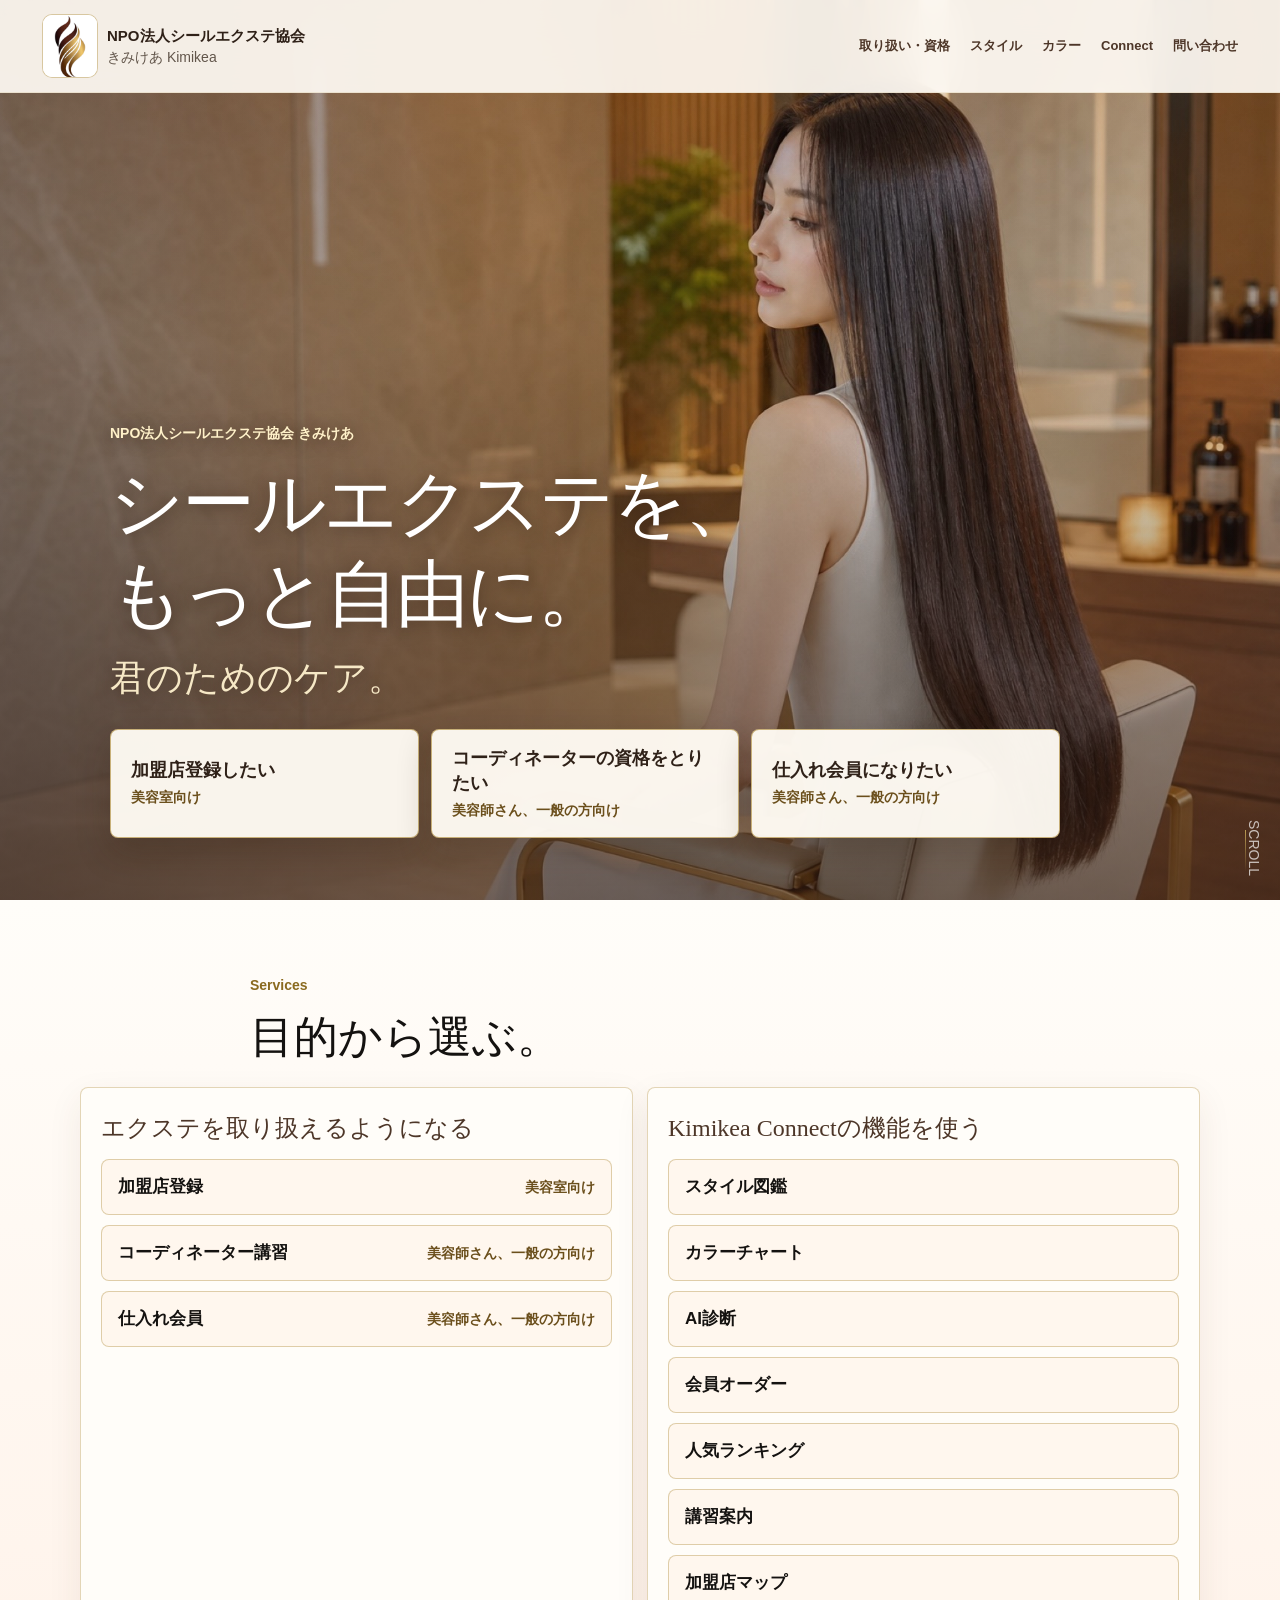
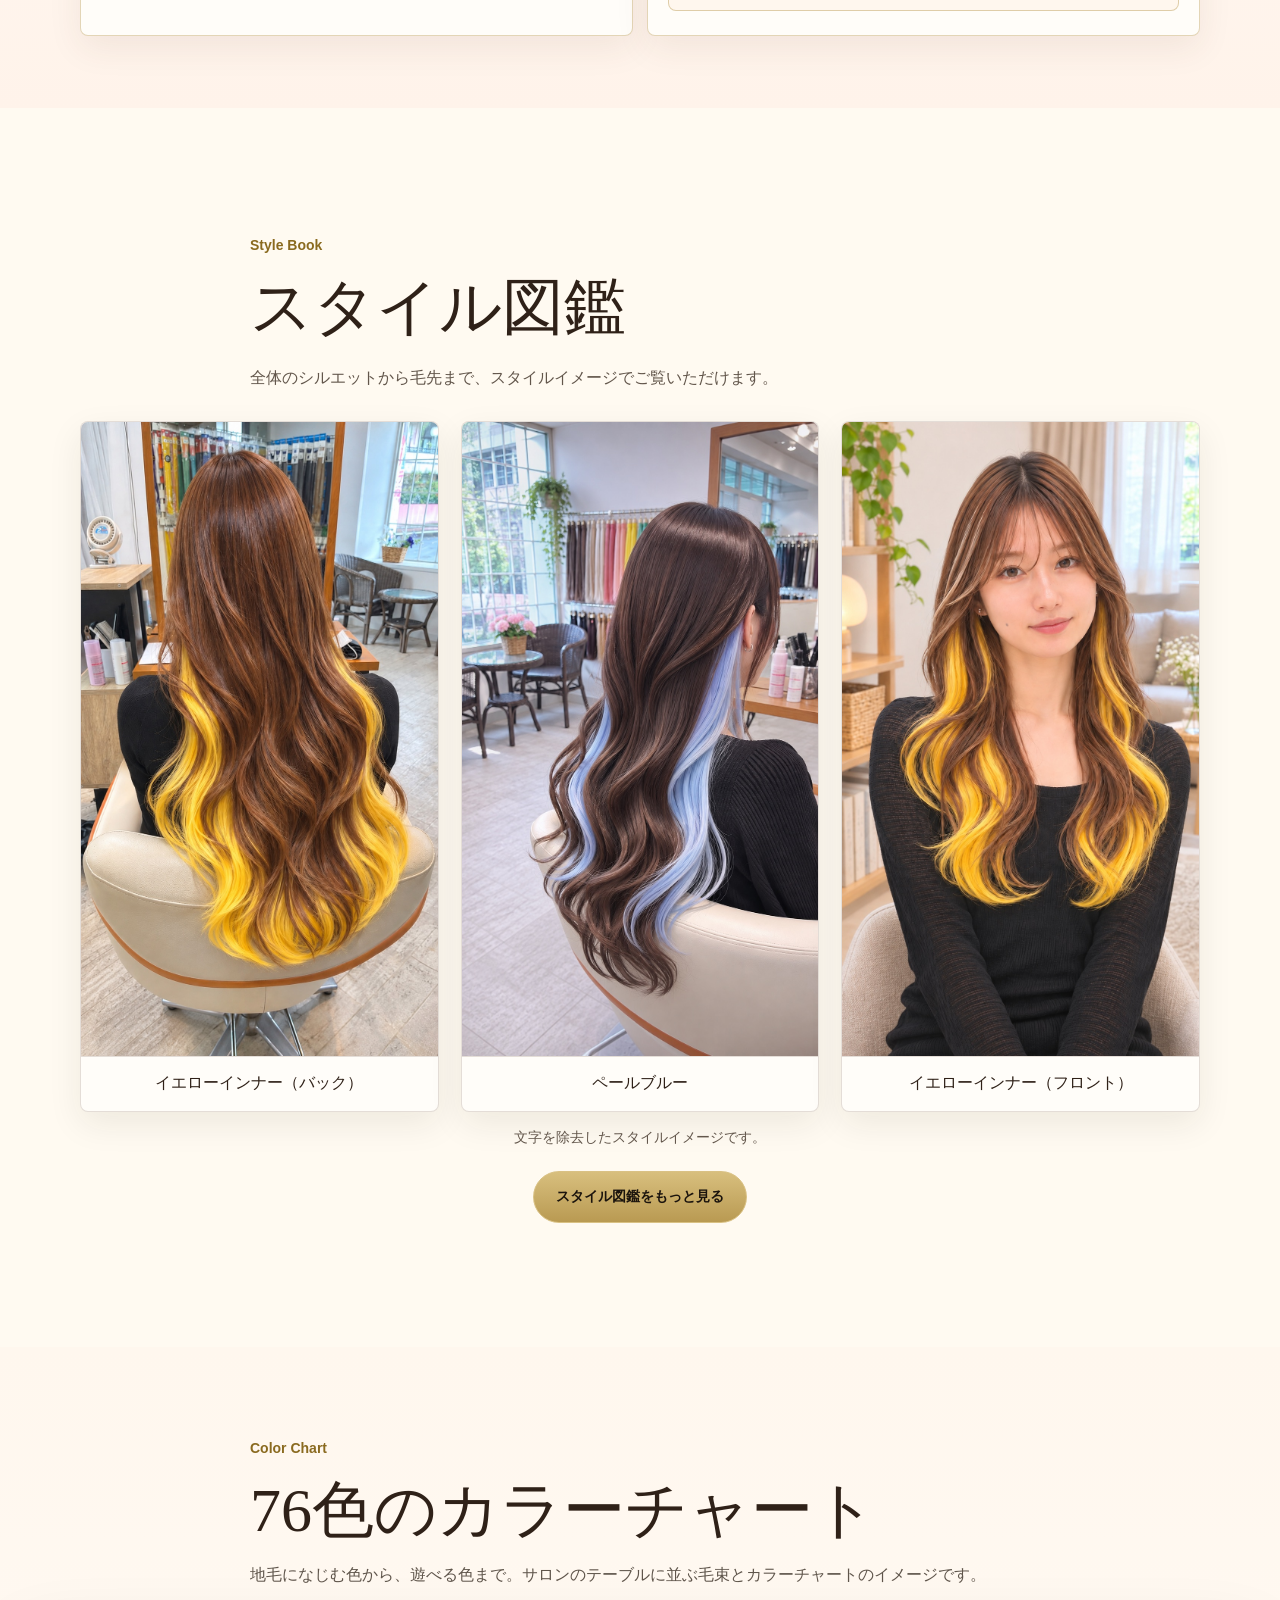
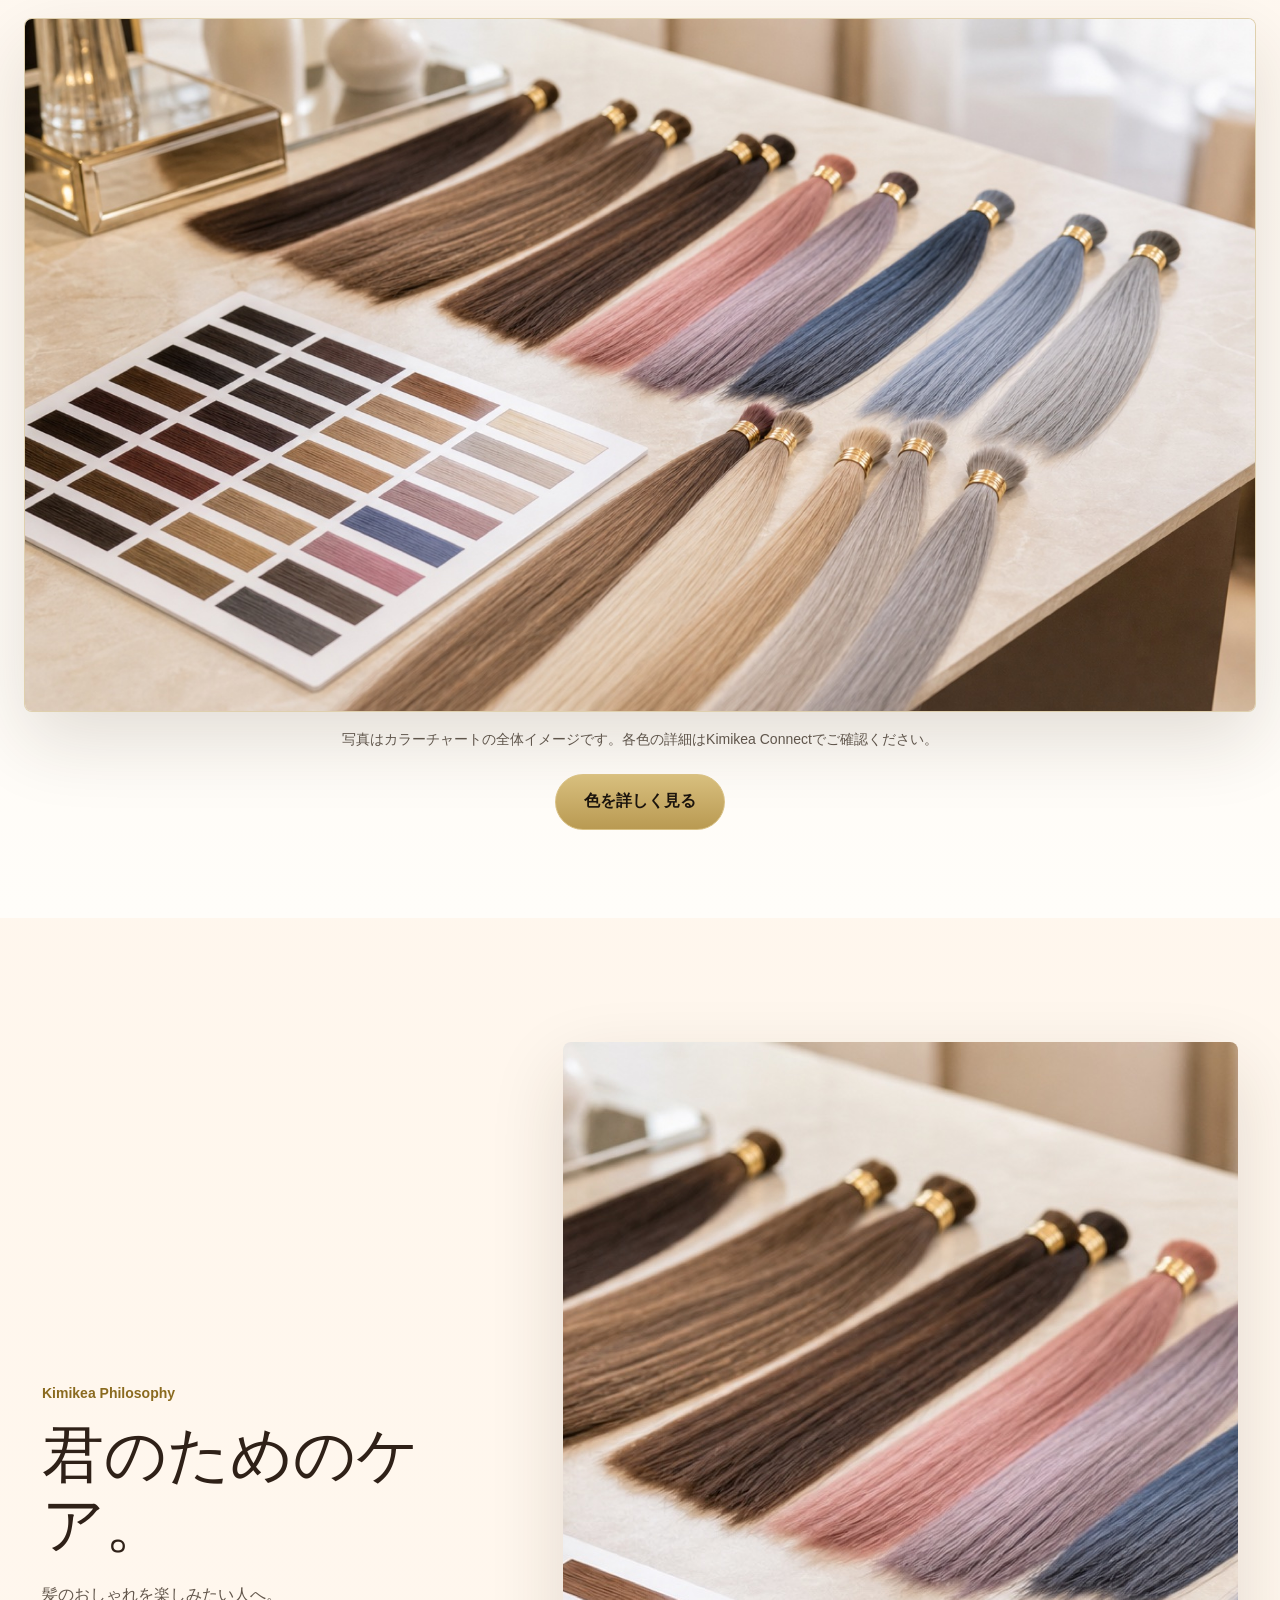
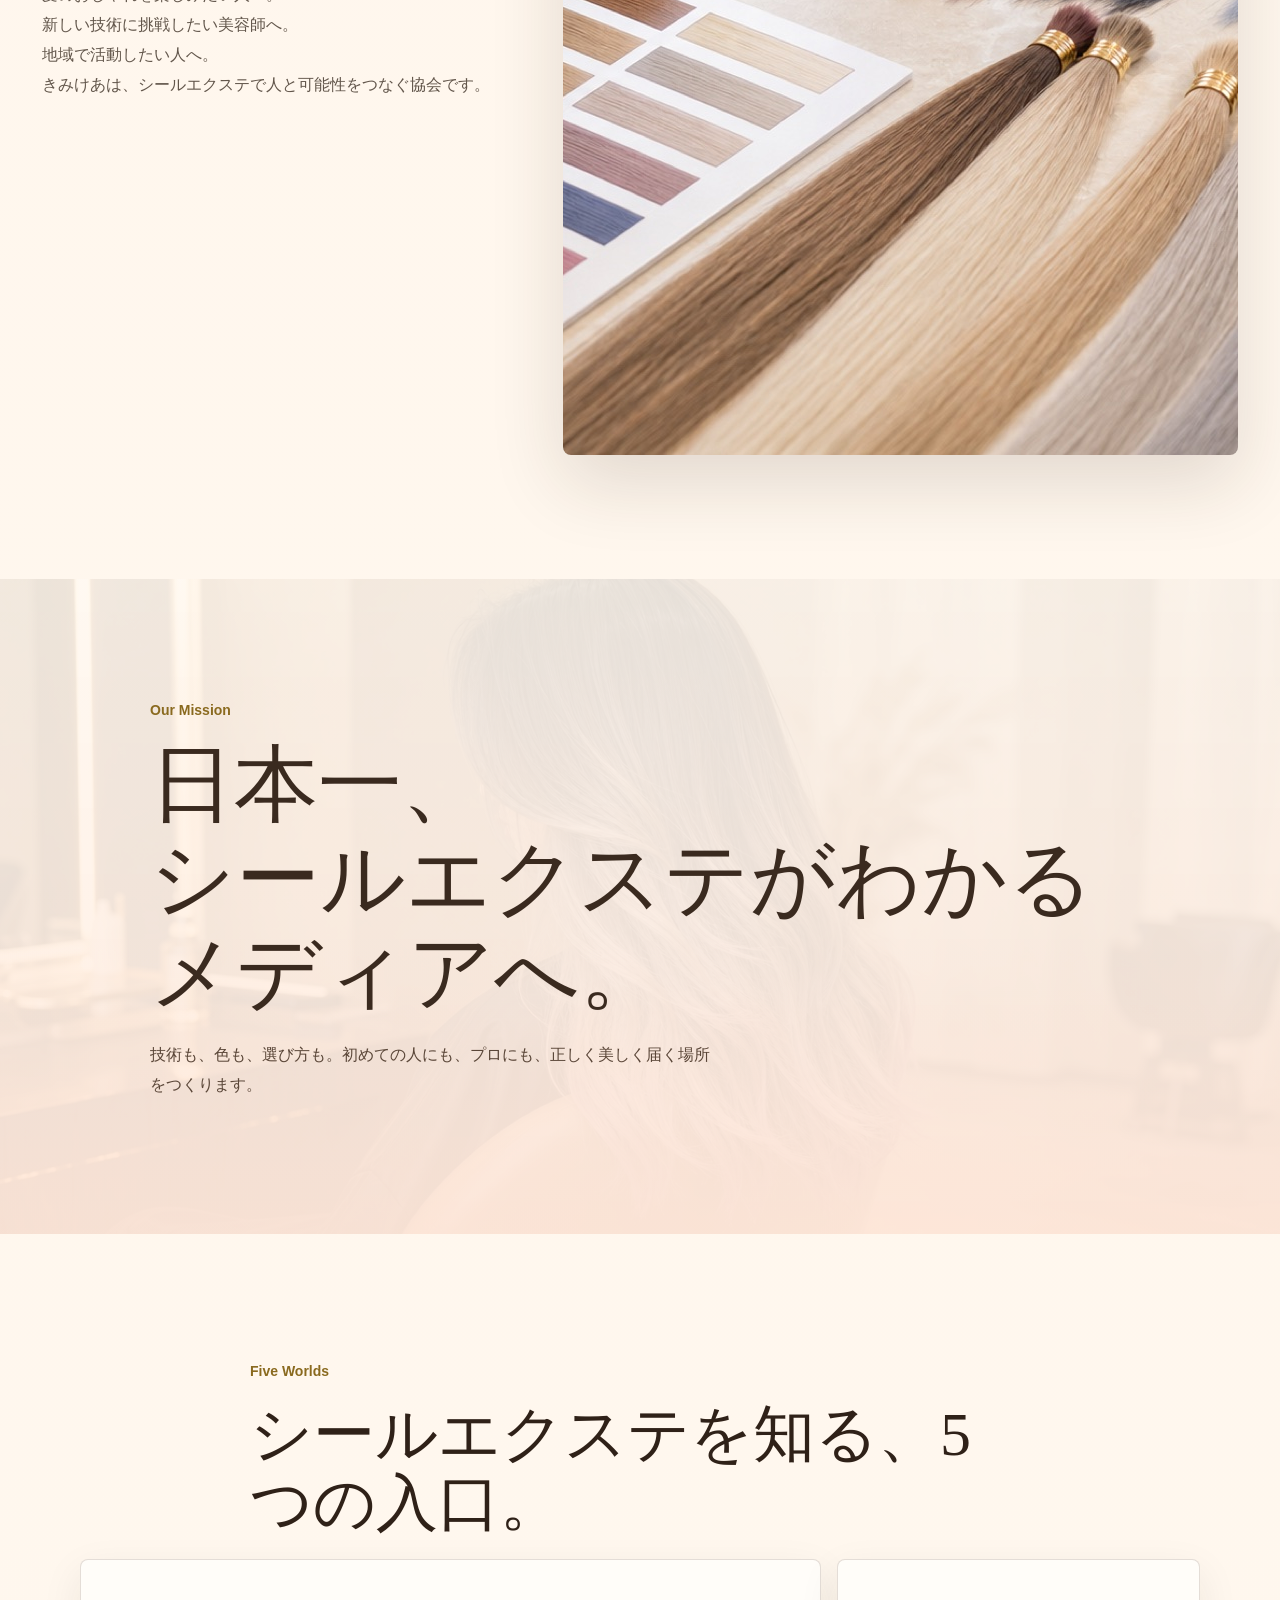
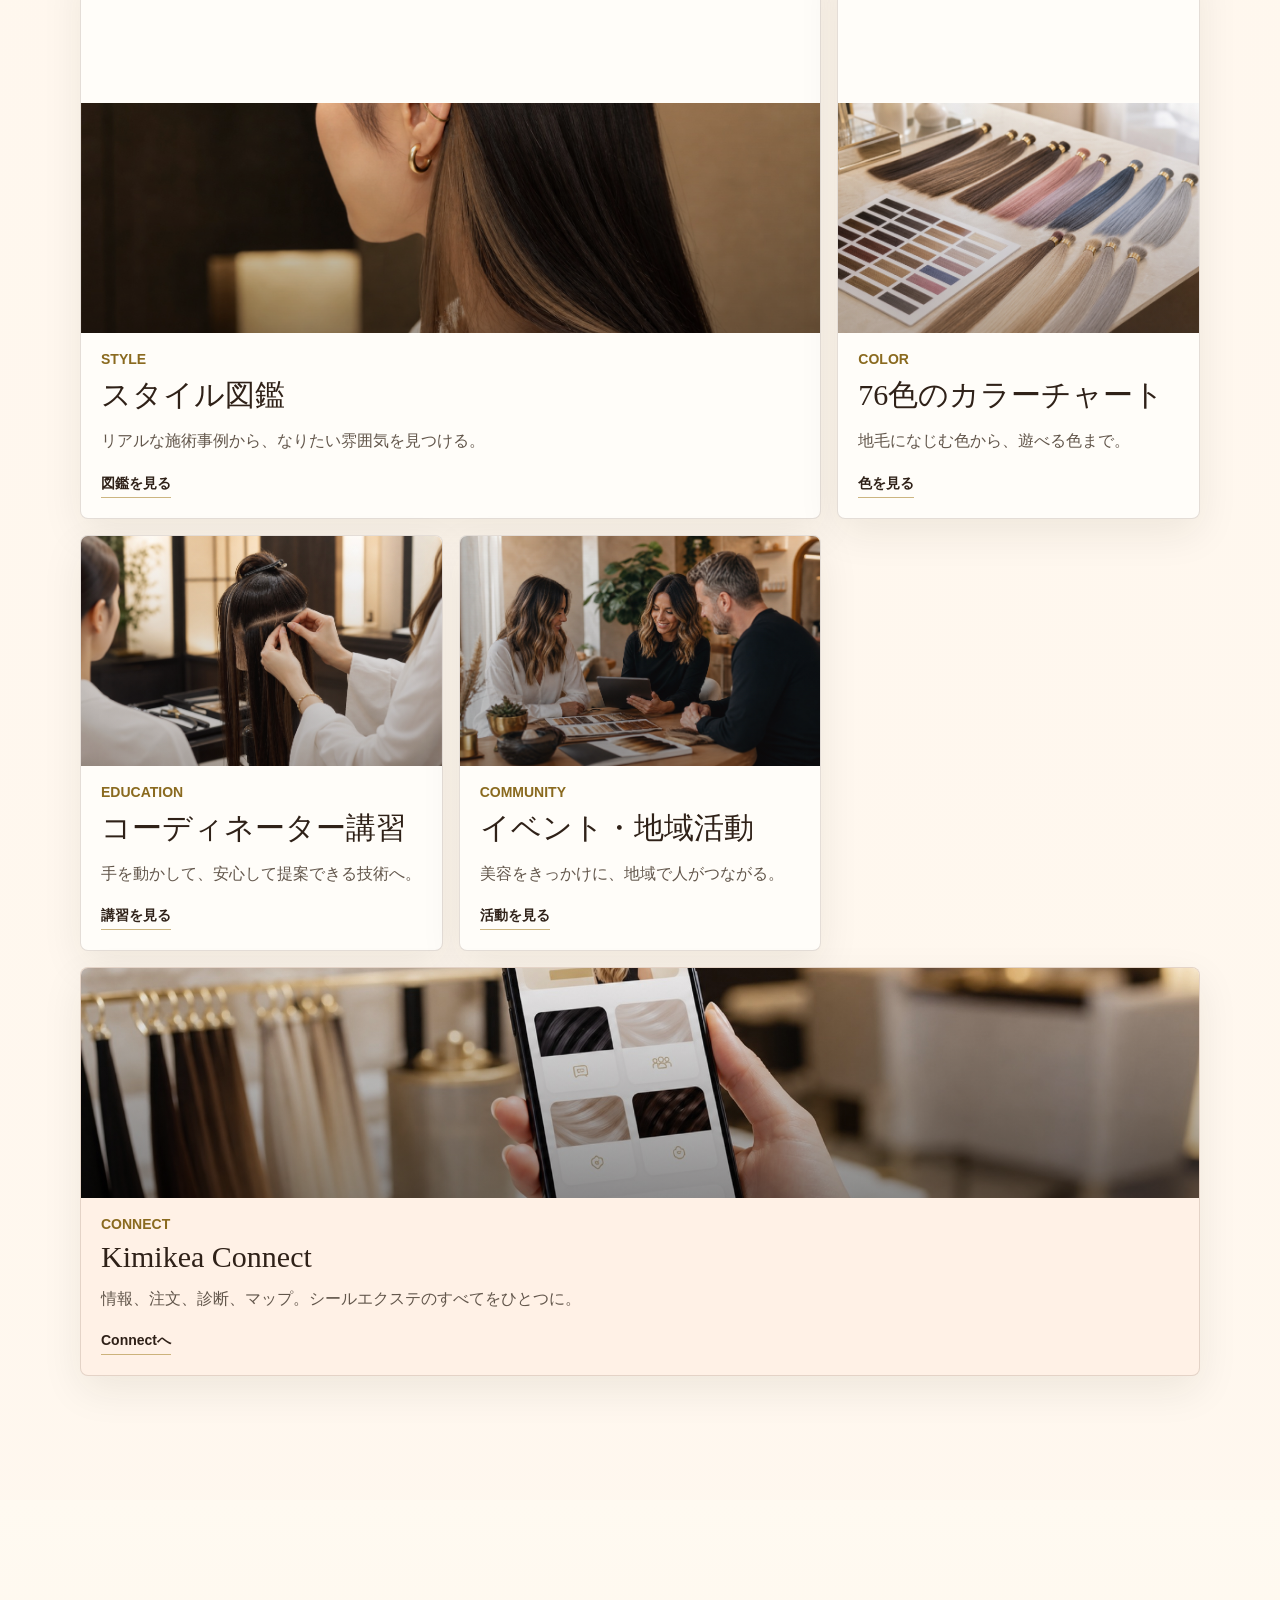
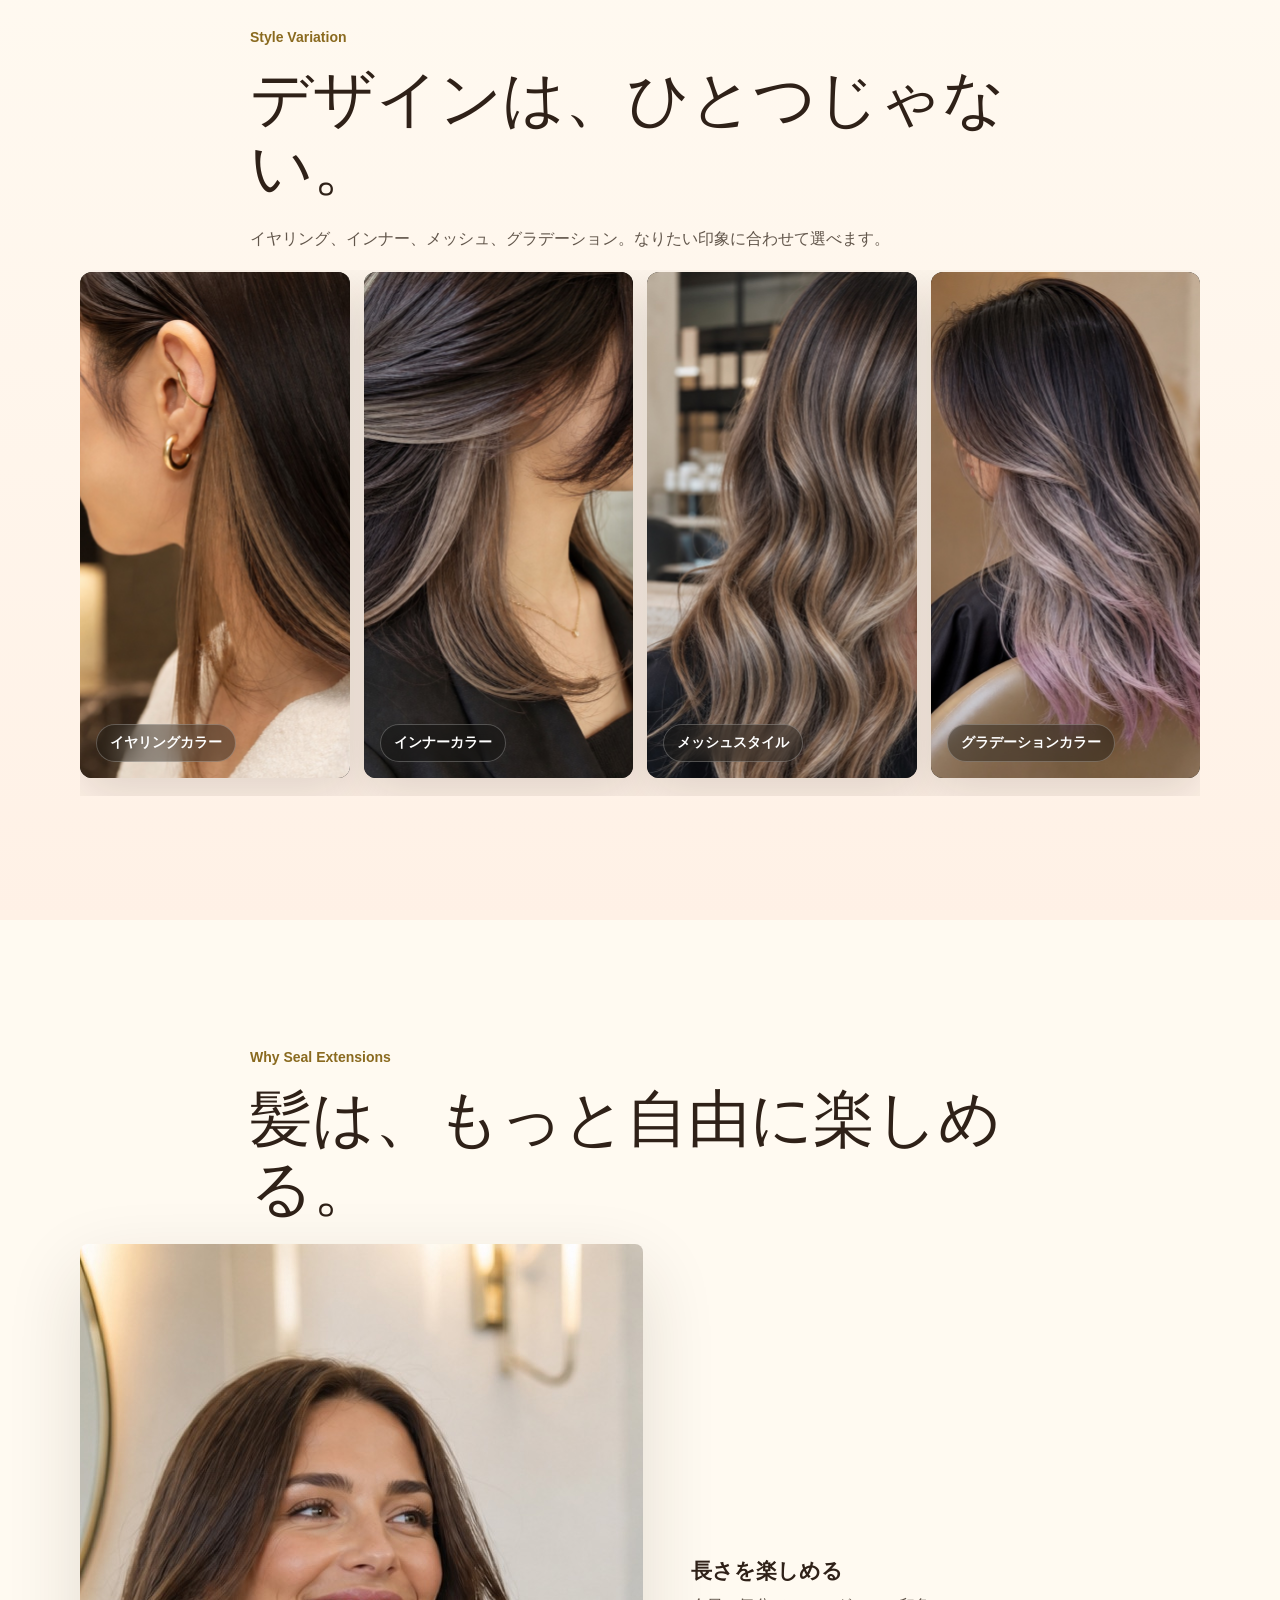
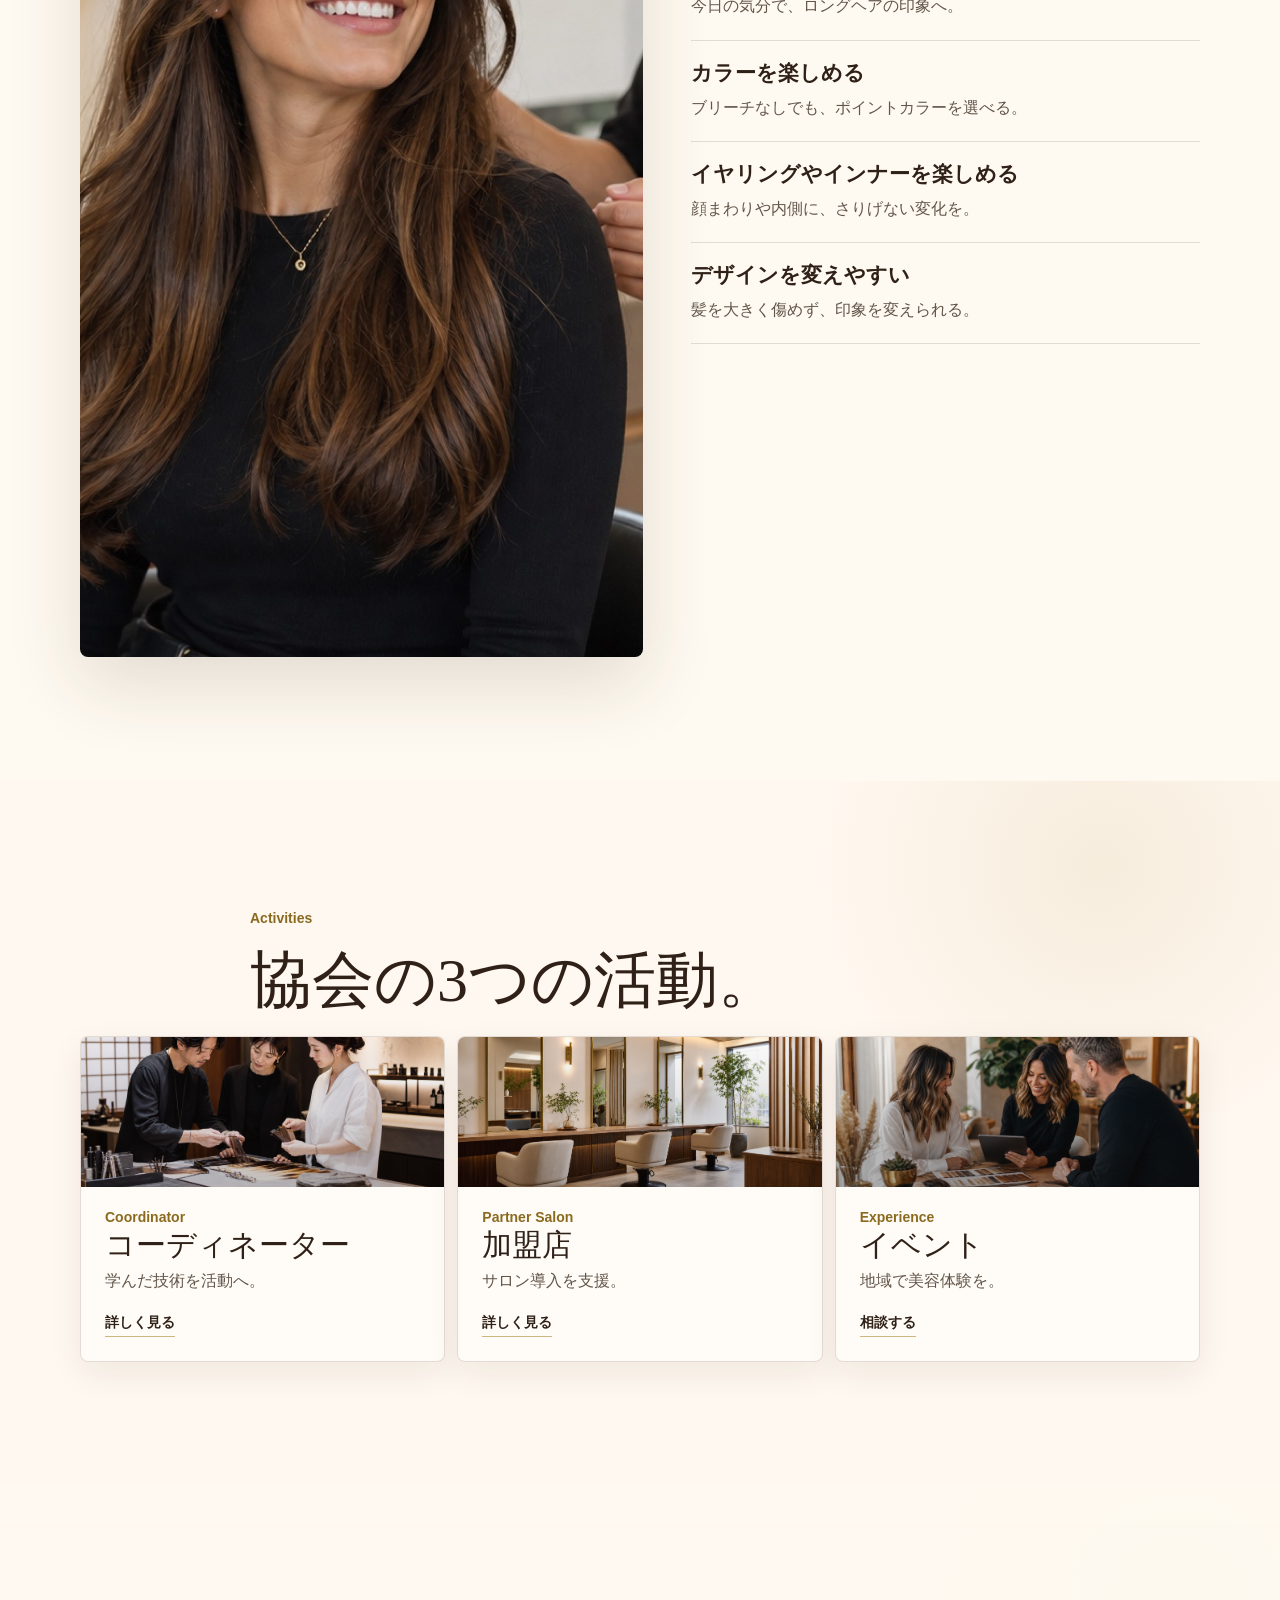
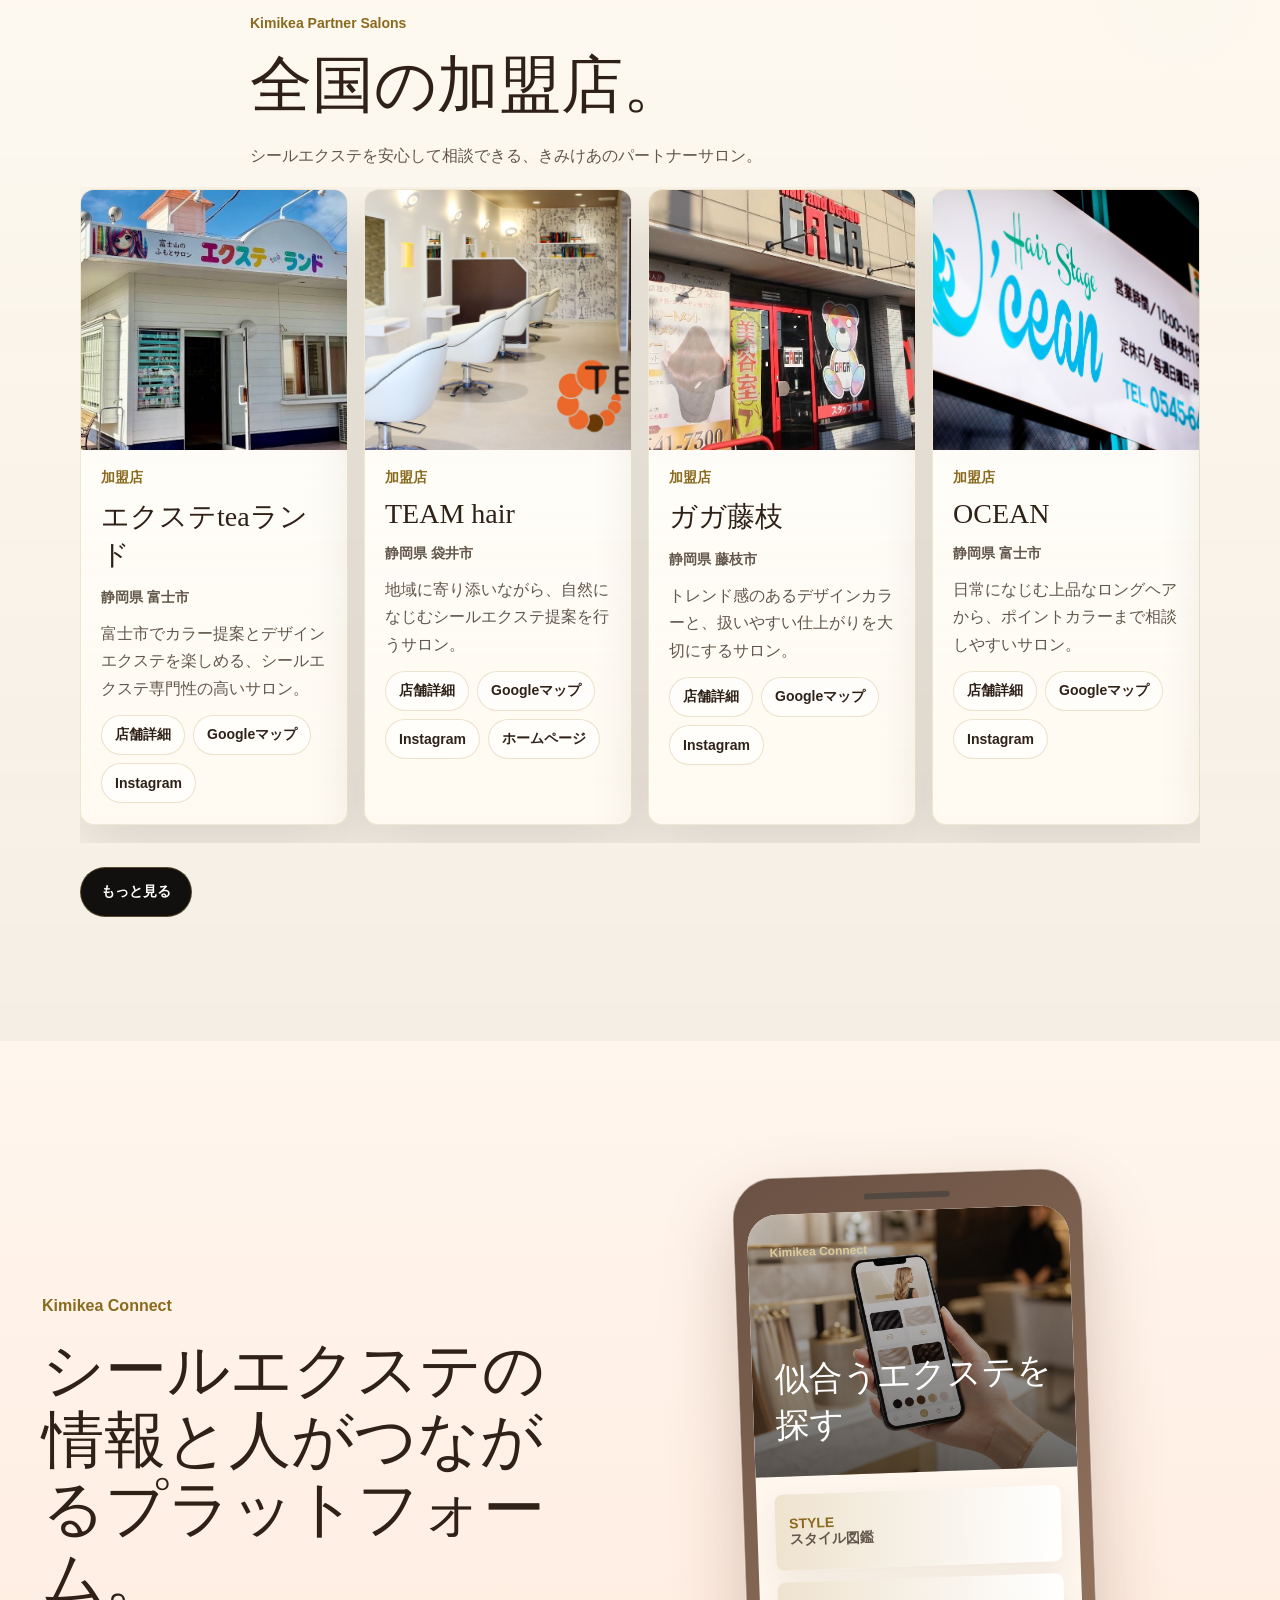
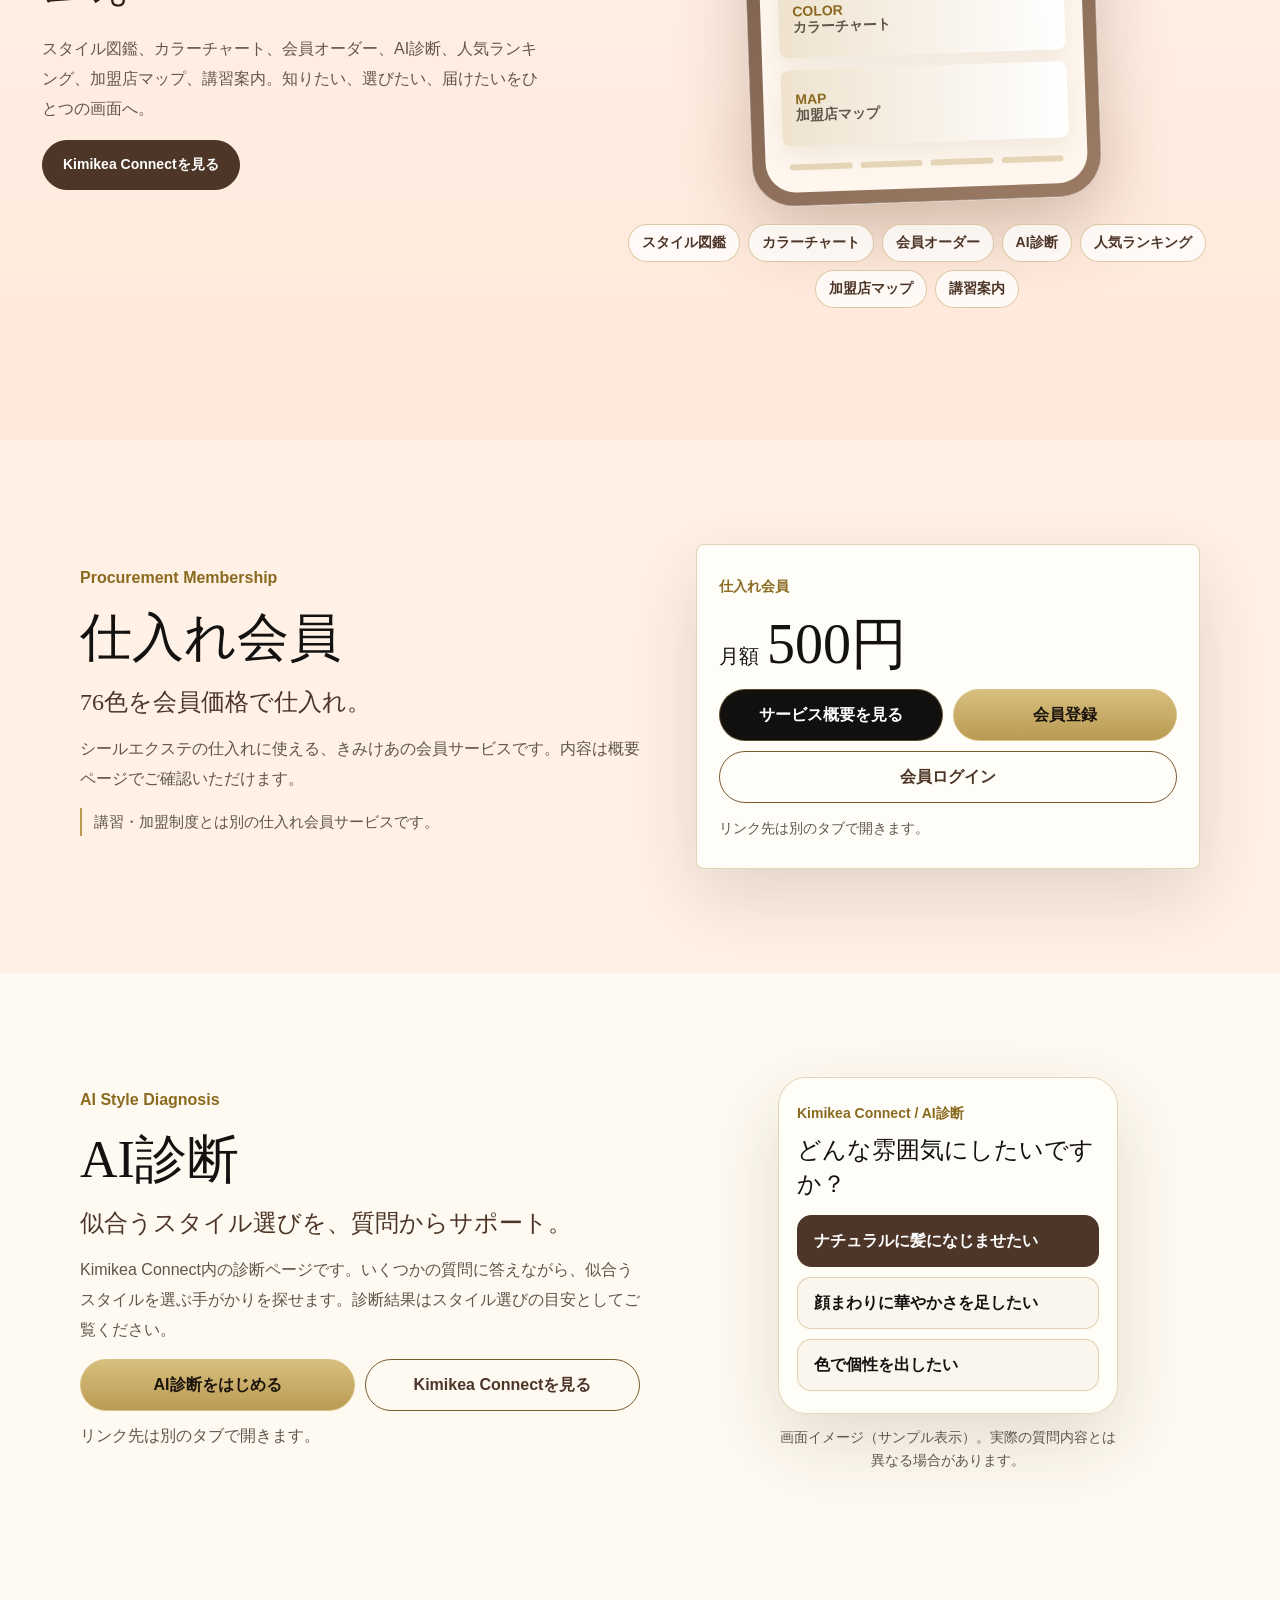
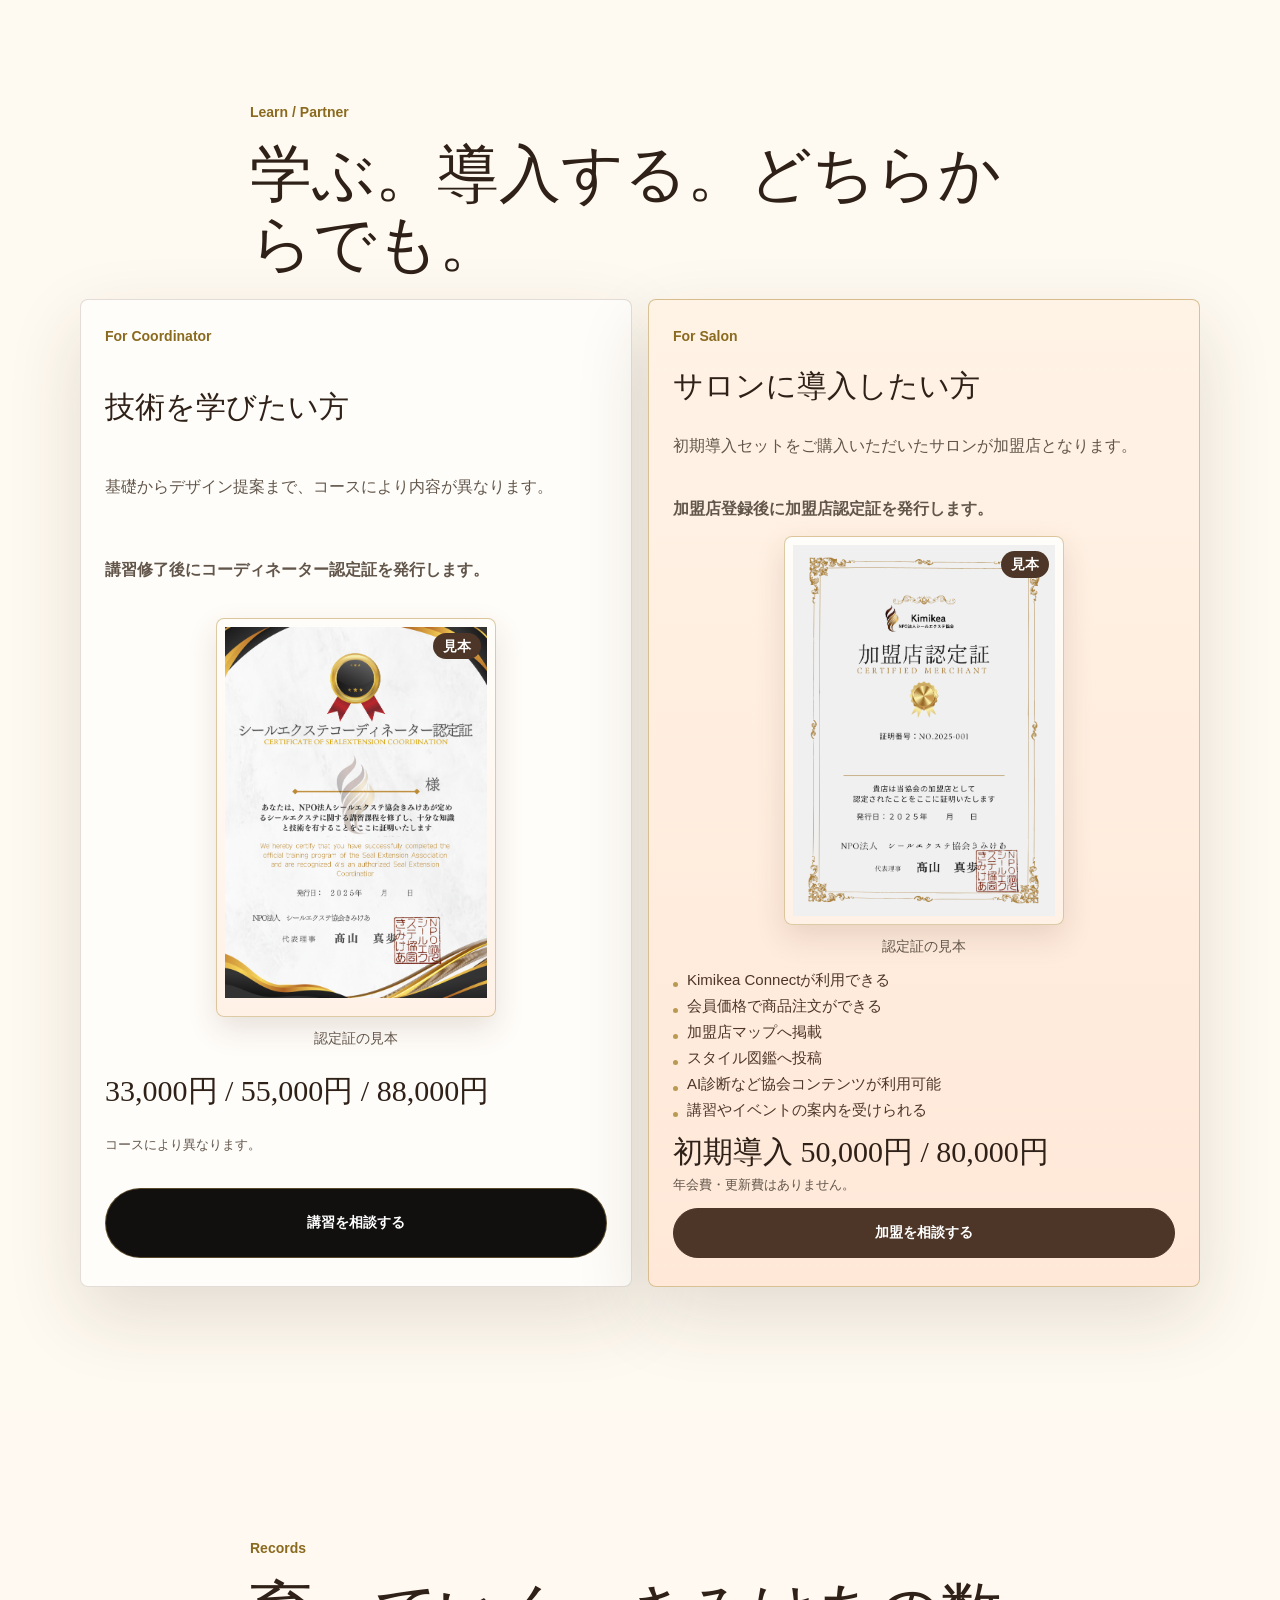
<file: docs/index.html>
<!DOCTYPE html>
<html lang="ja">
<head>
  <meta charset="UTF-8">
  <meta name="viewport" content="width=device-width, initial-scale=1, viewport-fit=cover">
  <meta name="theme-color" content="#f6f1e8">
  <meta name="color-scheme" content="light">
  <meta name="format-detection" content="telephone=no">
  <title>NPO法人シールエクステ協会きみけあ｜シールエクステ講習・資格・加盟店・仕入れ</title>
  <meta name="description" content="NPO法人シールエクステ協会きみけあ公式サイト。美容師さん・一般の方向けのシールエクステ講習・資格認定、美容室向け加盟店登録、月額500円の仕入れ会員、76色のカラーチャート、AI診断をご案内します。">
  <link rel="canonical" href="https://boss-team1129.github.io/kimikea-official-site/">
  <link rel="manifest" href="./manifest.webmanifest">
  <link rel="apple-touch-icon" sizes="180x180" href="./apple-touch-icon.png">
  <link rel="icon" type="image/png" sizes="192x192" href="./icon-192.png">
  <link rel="icon" type="image/png" sizes="512x512" href="./icon-512.png">
  <meta property="og:type" content="website">
  <meta property="og:locale" content="ja_JP">
  <meta property="og:site_name" content="NPO法人シールエクステ協会きみけあ">
  <meta property="og:title" content="NPO法人シールエクステ協会きみけあ｜シールエクステ講習・資格・加盟店・仕入れ">
  <meta property="og:description" content="NPO法人シールエクステ協会きみけあ公式サイト。美容師さん・一般の方向けのシールエクステ講習・資格認定、美容室向け加盟店登録、月額500円の仕入れ会員、76色のカラーチャート、AI診断をご案内します。">
  <meta property="og:url" content="https://boss-team1129.github.io/kimikea-official-site/">
  <meta property="og:image" content="https://boss-team1129.github.io/kimikea-official-site/assets/hero-main.jpg">
  <meta name="twitter:card" content="summary_large_image">
  <link rel="preload" as="image" href="./assets/hero-main.jpg" fetchpriority="high">
  <link rel="stylesheet" href="./style.css?v=20261126-public-1">
  <script type="application/ld+json">
  {
    "@context": "https://schema.org",
    "@type": "NGO",
    "name": "NPO法人シールエクステ協会",
    "alternateName": ["きみけあ", "Kimikea"],
    "logo": "https://boss-team1129.github.io/kimikea-official-site/assets/association-logo.png",
    "telephone": "0545-67-7721",
    "address": {
      "@type": "PostalAddress",
      "postalCode": "416-0944",
      "addressCountry": "JP",
      "addressRegion": "静岡県",
      "addressLocality": "富士市",
      "streetAddress": "横割2丁目2-27"
    },
    "url": "https://boss-team1129.github.io/kimikea-official-site/",
    "description": "シールエクステ講習、資格認定、加盟店支援、イベント、Kimikea Connectを行うNPO法人。",
    "areaServed": "JP",
    "knowsAbout": ["シールエクステ", "シールエクステ講習", "エクステ資格", "エクステ導入", "加盟店支援"],
    "sameAs": ["https://boss-team1129.github.io/Kimikea-Connect/"]
  }
  </script>
  <script type="application/ld+json">
  {
    "@context": "https://schema.org",
    "@type": "WebSite",
    "name": "NPO法人シールエクステ協会きみけあ",
    "url": "https://boss-team1129.github.io/kimikea-official-site/",
    "inLanguage": "ja"
  }
  </script>
  <script src="./site.js?v=20260729-real-shop-images-1" defer></script>
</head>
<body>
  <a class="skip-link" href="#main">本文へ移動</a>
  <header class="site-header">
    <a class="brand" href="#top" aria-label="きみけあ公式サイトトップへ">
      <span class='brand-emblem' aria-hidden='true'><img src='./assets/association-logo.png' alt='' width='240' height='135'></span>
      <span class='brand-text'><strong>NPO法人シールエクステ協会</strong><small>きみけあ Kimikea</small></span>
    </a>
    <button class="menu-toggle" type="button" aria-controls="siteNav" aria-expanded="false">Menu</button>
    <nav id="siteNav" class="site-nav" aria-label="主要メニュー">
      <a href="#services">取り扱い・資格</a>
      <a href="#style-gallery">スタイル</a>
      <a href="#color-chart">カラー</a>
      <a href="#connect">Connect</a>
      <a href="#contact">問い合わせ</a>
    </nav>
  </header>

  <main id="main">
    <section id="top" class="hero">
      <div class="hero-media">
        <img src="./assets/hero-main.jpg" alt="高級感のある美容室で、艶のあるロングヘアをまとった女性" width="1800" height="1013" fetchpriority="high">
      </div>
      <div class="hero-copy reveal">
        <p class='eyebrow'>NPO法人シールエクステ協会 きみけあ</p>
        <h1>シールエクステを、<br>もっと自由に。</h1>
        <p class='hero-lead'>君のためのケア。</p>
        <div class='hero-actions'>
          <a class='hero-choice' href='#salon-registration'><strong>加盟店登録したい</strong><small>美容室向け</small></a>
          <a class='hero-choice' href='#coordinator-course'><strong>コーディネーターの資格をとりたい</strong><small>美容師さん、一般の方向け</small></a>
          <a class='hero-choice' href='#membership'><strong>仕入れ会員になりたい</strong><small>美容師さん、一般の方向け</small></a>
        </div>
      </div>
      <a class="scroll-cue" href="#brand-message" aria-label="次のセクションへ">SCROLL</a>
    </section>

    <section id='services' class='section hub-section' aria-labelledby='hub-title'>
      <div class='section-head'><p class='section-kicker'>Services</p><h2 id='hub-title'>目的から選ぶ。</h2></div>
      <div class='hub-grid hub-panels'>
        <div class='hub-panel' role='group' aria-labelledby='hub-panel-handle'>
          <h3 id='hub-panel-handle'>エクステを取り扱えるようになる</h3>
          <ul class='hub-list'>
            <li><a class='hub-link' href='#salon-registration'><strong>加盟店登録</strong><small>美容室向け</small></a></li>
            <li><a class='hub-link' href='#coordinator-course'><strong>コーディネーター講習</strong><small>美容師さん、一般の方向け</small></a></li>
            <li><a class='hub-link' href='#membership'><strong>仕入れ会員</strong><small>美容師さん、一般の方向け</small></a></li>
          </ul>
        </div>
        <div class='hub-panel' role='group' aria-labelledby='hub-panel-connect'>
          <h3 id='hub-panel-connect'>Kimikea Connectの機能を使う</h3>
          <ul class='hub-list'>
            <li><a class='hub-link' href='#style-gallery'><strong>スタイル図鑑</strong></a></li>
            <li><a class='hub-link' href='#color-chart'><strong>カラーチャート</strong></a></li>
            <li><a class='hub-link' href='#ai-diagnosis'><strong>AI診断</strong></a></li>
            <li><a class='hub-link' href='https://boss-team1129.github.io/Kimikea-Connect/index.html?view=order' target='_blank' rel='noopener noreferrer'><strong>会員オーダー</strong><span class='visually-hidden'>（新しいタブで開きます）</span></a></li>
            <li><a class='hub-link' href='https://boss-team1129.github.io/Kimikea-Connect/index.html?view=popular' target='_blank' rel='noopener noreferrer'><strong>人気ランキング</strong><span class='visually-hidden'>（新しいタブで開きます）</span></a></li>
            <li><a class='hub-link' href='https://boss-team1129.github.io/Kimikea-Connect/index.html?view=academy' target='_blank' rel='noopener noreferrer'><strong>講習案内</strong><span class='visually-hidden'>（新しいタブで開きます）</span></a></li>
            <li><a class='hub-link' href='https://boss-team1129.github.io/Kimikea-Connect/index.html?view=map' target='_blank' rel='noopener noreferrer'><strong>加盟店マップ</strong><span class='visually-hidden'>（新しいタブで開きます）</span></a></li>
          </ul>
        </div>
      </div>
    </section>

    <section id="style-gallery" class="section style-gallery" aria-labelledby="style-gallery-title">
      <div class="section-head">
        <p class="section-kicker">Style Book</p>
        <h2 id="style-gallery-title">スタイル図鑑</h2>
        <p class="lead">全体のシルエットから毛先まで、スタイルイメージでご覧いただけます。</p>
      </div>
      <ul class="style-gallery__grid">
        <li><figure class="style-gallery__item"><img src="./assets/style-yellow-back-clean.jpg" alt="イエローのインナーカラーを入れたヘアスタイルを後ろから見たスタイルイメージ" width="940" height="1672" loading="lazy"><figcaption>イエローインナー（バック）</figcaption></figure></li>
        <li><figure class="style-gallery__item"><img src="./assets/style-pale-blue-clean.jpg" alt="ペールブルーのカラーを取り入れたヘアスタイルのスタイルイメージ" width="940" height="1672" loading="lazy"><figcaption>ペールブルー</figcaption></figure></li>
        <li><figure class="style-gallery__item"><img src="./assets/style-yellow-front-clean.jpg" alt="イエローのインナーカラーを入れたヘアスタイルを正面から見たスタイルイメージ" width="940" height="1672" loading="lazy"><figcaption>イエローインナー（フロント）</figcaption></figure></li>
      </ul>
      <p class="style-gallery__note">文字を除去したスタイルイメージです。</p>
      <div class="style-gallery__action">
        <a class="button button-gold style-gallery__button" href="https://boss-team1129.github.io/Kimikea-Connect/index.html?view=stylebook" target="_blank" rel="noopener noreferrer">スタイル図鑑をもっと見る<span class="visually-hidden">（新しいタブで開きます）</span></a>
      </div>
    </section>

    <section id="color-chart" class="section color-chart-section" aria-labelledby="color-chart-title">
      <div class="section-head">
        <p class="section-kicker">Color Chart</p>
        <h2 id="color-chart-title">76色のカラーチャート</h2>
        <p class="lead">地毛になじむ色から、遊べる色まで。サロンのテーブルに並ぶ毛束とカラーチャートのイメージです。</p>
      </div>
      <figure class="color-chart-figure"><img src="./assets/color-chart.jpg" alt="サロンのテーブルに置かれたシールエクステの毛束とカラーチャートの全体イメージ" width="1800" height="1013" loading="lazy"></figure>
      <p class="color-chart-note">写真はカラーチャートの全体イメージです。各色の詳細はKimikea Connectでご確認ください。</p>
      <div class="color-chart-action"><a class="button button-gold" href="https://boss-team1129.github.io/Kimikea-Connect/index.html?view=color-chart" target="_blank" rel="noopener noreferrer">色を詳しく見る<span class="visually-hidden">（新しいタブで開きます）</span></a></div>
    </section>

    <section id="brand-message" class="brand-message">
      <div class="message-copy reveal">
        <p class="section-kicker">Kimikea Philosophy</p>
        <h2>君のためのケア。</h2>
        <p>髪のおしゃれを楽しみたい人へ。<br>新しい技術に挑戦したい美容師へ。<br>地域で活動したい人へ。<br>きみけあは、シールエクステで人と可能性をつなぐ協会です。</p>
      </div>
      <figure class="message-photo reveal">
        <img src="./assets/color-chart.jpg" alt="サロンのテーブルに並ぶシールエクステの毛束とカラーチャート" width="1800" height="1013" loading="lazy">
      </figure>
    </section>

    <section class="brand-declaration">
      <div class="declaration-inner reveal">
        <p class="section-kicker">Our Mission</p>
        <h2>日本一、<br>シールエクステがわかるメディアへ。</h2>
        <p>技術も、色も、選び方も。初めての人にも、プロにも、正しく美しく届く場所をつくります。</p>
      </div>
    </section>

    <section id="world" class="section world-section">
      <div class="section-head reveal">
        <p class="section-kicker">Five Worlds</p>
        <h2>シールエクステを知る、5つの入口。</h2>
      </div>
      <div class="world-grid">
        <article class="world-card world-card-large reveal">
          <div class="world-image style-image" role="img" aria-label="ロングヘアのスタイルイメージ"></div>
          <div>
            <span>STYLE</span>
            <h3>スタイル図鑑</h3>
            <p>リアルな施術事例から、なりたい雰囲気を見つける。</p>
            <a href="https://boss-team1129.github.io/Kimikea-Connect/index.html?view=stylebook" target="_blank" rel="noopener">図鑑を見る</a>
          </div>
        </article>
        <article class="world-card reveal">
          <div class="world-image color-image" role="img" aria-label="シールエクステのカラーチャート"></div>
          <div>
            <span>COLOR</span>
            <h3>76色のカラーチャート</h3>
            <p>地毛になじむ色から、遊べる色まで。</p>
            <a href="https://boss-team1129.github.io/Kimikea-Connect/index.html?view=color-chart" target="_blank" rel="noopener">色を見る</a>
          </div>
        </article>
        <article class="world-card reveal">
          <div class="world-image education-image" role="img" aria-label="講師がシールエクステの装着技術を教える講習風景"></div>
          <div>
            <span>EDUCATION</span>
            <h3>コーディネーター講習</h3>
            <p>手を動かして、安心して提案できる技術へ。</p>
            <a href="#learn-partner">講習を見る</a>
          </div>
        </article>
        <article class="world-card reveal">
          <div class="world-image community-image" role="img" aria-label="美容を楽しむ人たちが集うコミュニティイベント"></div>
          <div>
            <span>COMMUNITY</span>
            <h3>イベント・地域活動</h3>
            <p>美容をきっかけに、地域で人がつながる。</p>
            <a href="#activities">活動を見る</a>
          </div>
        </article>
        <article class="world-card world-card-wide reveal">
          <div class="world-image connect-image" role="img" aria-label="スマートフォンでKimikea Connectを操作する様子"></div>
          <div>
            <span>CONNECT</span>
            <h3>Kimikea Connect</h3>
            <p>情報、注文、診断、マップ。シールエクステのすべてをひとつに。</p>
            <a href="https://boss-team1129.github.io/Kimikea-Connect/" target="_blank" rel="noopener">Connectへ</a>
          </div>
        </article>
      </div>
    </section>

    <section class="section style-variation-section">
      <div class="section-head reveal">
        <p class="section-kicker">Style Variation</p>
        <h2>デザインは、ひとつじゃない。</h2>
        <p class="lead">イヤリング、インナー、メッシュ、グラデーション。なりたい印象に合わせて選べます。</p>
      </div>
      <div class="style-strip reveal" aria-label="シールエクステのスタイルバリエーション">
        <article><img src="./assets/style-earring-color.jpg" alt="イヤリングカラーのシールエクステスタイル" width="900" height="506" loading="lazy"><span>イヤリングカラー</span></article>
        <article><img src="./assets/style-inner-color.jpg" alt="インナーカラーのシールエクステスタイル" width="900" height="506" loading="lazy"><span>インナーカラー</span></article>
        <article><img src="./assets/style-mesh.jpg" alt="メッシュスタイルのシールエクステ" width="900" height="506" loading="lazy"><span>メッシュスタイル</span></article>
        <article><img src="./assets/style-gradation.jpg" alt="グラデーションカラーのシールエクステ" width="900" height="506" loading="lazy"><span>グラデーションカラー</span></article>
      </div>
    </section>

    <section id="charm" class="section charm-section">
      <div class="section-head reveal">
        <p class="section-kicker">Why Seal Extensions</p>
        <h2>髪は、もっと自由に楽しめる。</h2>
      </div>
      <div class="charm-layout">
        <figure class="charm-photo reveal">
          <img src="./assets/happy-customer.jpg" alt="シールエクステの仕上がりを喜ぶお客様と美容師" width="1800" height="1013" loading="lazy">
        </figure>
        <div class="charm-list reveal">
          <article><strong>長さを楽しめる</strong><p>今日の気分で、ロングヘアの印象へ。</p></article>
          <article><strong>カラーを楽しめる</strong><p>ブリーチなしでも、ポイントカラーを選べる。</p></article>
          <article><strong>イヤリングやインナーを楽しめる</strong><p>顔まわりや内側に、さりげない変化を。</p></article>
          <article><strong>デザインを変えやすい</strong><p>髪を大きく傷めず、印象を変えられる。</p></article>
        </div>
      </div>
    </section>

    <section id="activities" class="section activities-section">
      <div class="section-head reveal">
        <p class="section-kicker">Activities</p>
        <h2>協会の3つの活動。</h2>
      </div>
      <div class="activity-row">
        <article class="reveal"><span>Coordinator</span><strong>コーディネーター</strong><p>学んだ技術を活動へ。</p><a href="#learn-partner">詳しく見る</a></article>
        <article class="reveal"><span>Partner Salon</span><strong>加盟店</strong><p>サロン導入を支援。</p><a href="#learn-partner">詳しく見る</a></article>
        <article class="reveal"><span>Experience</span><strong>イベント</strong><p>地域で美容体験を。</p><a href="#contact">相談する</a></article>
      </div>
    </section>

    <section id="partner-salons" class="section partner-section">
      <div class="section-head reveal">
        <p class="section-kicker">Kimikea Partner Salons</p>
        <h2>全国の加盟店。</h2>
        <p class="lead">シールエクステを安心して相談できる、きみけあのパートナーサロン。</p>
      </div>
      <div id="shopCarousel" class="shop-carousel reveal" aria-live="polite">
        <article class="shop-card shop-card-fallback">
          <div class="shop-card-body">
            <span>Loading</span>
            <h3>加盟店情報を読み込み中です</h3>
            <p>Kimikea Partner Salons</p>
          </div>
        </article>
      </div>
      <div class="section-action reveal">
        <a class="button button-dark" href="./shops.html">もっと見る</a>
      </div>
    </section>

    <section id="connect" class="connect-section">
      <div class="connect-copy reveal">
        <p class="section-kicker">Kimikea Connect</p>
        <h2>シールエクステの情報と人がつながるプラットフォーム。</h2>
        <p>スタイル図鑑、カラーチャート、会員オーダー、AI診断、人気ランキング、加盟店マップ、講習案内。知りたい、選びたい、届けたいをひとつの画面へ。</p>
        <a class="button button-light" href="https://boss-team1129.github.io/Kimikea-Connect/" target="_blank" rel="noopener">Kimikea Connectを見る</a>
      </div>
      <div class="device-stage reveal" aria-label="Kimikea Connect画面イメージ">
        <div class="device-shadow" aria-hidden="true"></div>
        <div class="phone-mockup">
          <div class="phone-notch"></div>
          <div class="app-screen">
            <div class="app-hero">
              <span>Kimikea Connect</span>
              <strong>似合うエクステを探す</strong>
            </div>
            <div class="app-cards">
              <i><b>STYLE</b><small>スタイル図鑑</small></i>
              <i><b>COLOR</b><small>カラーチャート</small></i>
              <i><b>MAP</b><small>加盟店マップ</small></i>
            </div>
            <div class="app-nav"><span></span><span></span><span></span><span></span></div>
          </div>
        </div>
        <ul class="feature-list">
          <li>スタイル図鑑</li>
          <li>カラーチャート</li>
          <li>会員オーダー</li>
          <li>AI診断</li>
          <li>人気ランキング</li>
          <li>加盟店マップ</li>
          <li>講習案内</li>
        </ul>
      </div>
    </section>

    <section id='membership' class='section service-section membership-section' aria-labelledby='membership-title'>
      <div class='service-grid'>
        <div class='service-copy'>
          <p class='section-kicker'>Procurement Membership</p>
          <h2 id='membership-title'>仕入れ会員</h2>
          <p class='service-lead'>76色を会員価格で仕入れ。</p>
          <p>シールエクステの仕入れに使える、きみけあの会員サービスです。内容は概要ページでご確認いただけます。</p>
          <p class='service-note'>講習・加盟制度とは別の仕入れ会員サービスです。</p>
        </div>
        <div class='price-card'>
          <p class='price-label'>仕入れ会員</p>
          <p class='price'><span>月額</span><strong>500円</strong></p>
          <div class='button-row'>
            <a class='button button-dark' href='https://kimikea.team-hair.jp/' target='_blank' rel='noopener noreferrer'>サービス概要を見る<span class='visually-hidden'>（新しいタブで開きます）</span></a>
            <a class='button button-gold' href='https://kimikea.team-hair.jp/register' target='_blank' rel='noopener noreferrer'>会員登録<span class='visually-hidden'>（新しいタブで開きます）</span></a>
            <a class='button button-outline' href='https://kimikea.team-hair.jp/login' target='_blank' rel='noopener noreferrer'>会員ログイン<span class='visually-hidden'>（新しいタブで開きます）</span></a>
          </div>
          <p class='ext-note'>リンク先は別のタブで開きます。</p>
        </div>
      </div>
    </section>

    <section id='ai-diagnosis' class='section service-section ai-section' aria-labelledby='ai-title'>
      <div class='service-grid'>
        <div class='service-copy'>
          <p class='section-kicker'>AI Style Diagnosis</p>
          <h2 id='ai-title'>AI診断</h2>
          <p class='service-lead'>似合うスタイル選びを、質問からサポート。</p>
          <p>Kimikea Connect内の診断ページです。いくつかの質問に答えながら、似合うスタイルを選ぶ手がかりを探せます。診断結果はスタイル選びの目安としてご覧ください。</p>
          <div class='button-row'>
            <a class='button button-gold' href='https://boss-team1129.github.io/Kimikea-Connect/ai-diagnosis/' target='_blank' rel='noopener noreferrer'>AI診断をはじめる<span class='visually-hidden'>（新しいタブで開きます）</span></a>
            <a class='button button-outline' href='https://boss-team1129.github.io/Kimikea-Connect/' target='_blank' rel='noopener noreferrer'>Kimikea Connectを見る<span class='visually-hidden'>（新しいタブで開きます）</span></a>
          </div>
          <p class='ext-note'>リンク先は別のタブで開きます。</p>
        </div>
        <figure class='ai-visual'>
          <div class='ai-screen' role='img' aria-label='AI診断の画面イメージ（サンプル）。質問の例と3つの選択肢が並んでいます。'>
            <p class='ai-screen-head'>Kimikea Connect / AI診断</p>
            <p class='ai-question'>どんな雰囲気にしたいですか？</p>
            <ul class='ai-options'>
              <li>ナチュラルに髪になじませたい</li>
              <li>顔まわりに華やかさを足したい</li>
              <li>色で個性を出したい</li>
            </ul>
          </div>
          <figcaption>画面イメージ（サンプル表示）。実際の質問内容とは異なる場合があります。</figcaption>
        </figure>
      </div>
    </section>

    <section id="learn-partner" class="section choice-section">
      <div class="section-head reveal">
        <p class="section-kicker">Learn / Partner</p>
        <h2>学ぶ。導入する。どちらからでも。</h2>
      </div>
      <div class="choice-grid">
        <article id="coordinator-course" class="choice-card reveal">
          <span>For Coordinator</span>
          <h3>技術を学びたい方</h3>
          <p>基礎からデザイン提案まで、コースにより内容が異なります。</p>
          <p class="certificate-lead">講習修了後にコーディネーター認定証を発行します。</p>
          <figure class="certificate-figure">
            <a class="certificate-link" href="./assets/coordinator-certificate.png" target="_blank" rel="noopener noreferrer" aria-label="コーディネーター認定証の見本を原寸で開く（新しいタブで開きます）">
              <span class="certificate-badge" aria-hidden="true">見本</span>
              <img src="./assets/coordinator-certificate.png" alt="コーディネーター認定証の見本" width="1414" height="2000" loading="lazy">
            </a>
            <figcaption>認定証の見本</figcaption>
          </figure>
          <strong>33,000円 / 55,000円 / 88,000円</strong>
          <small>コースにより異なります。</small>
          <a class="button button-dark" href="#contact">講習を相談する</a>
        </article>
        <article id="salon-registration" class="choice-card dark reveal">
          <span>For Salon</span>
          <h3>サロンに導入したい方</h3>
          <p>初期導入セットをご購入いただいたサロンが加盟店となります。</p>
          <p class="certificate-lead">加盟店登録後に加盟店認定証を発行します。</p>
          <figure class="certificate-figure">
            <a class="certificate-link" href="./assets/salon-certificate.png" target="_blank" rel="noopener noreferrer" aria-label="加盟店認定証の見本を原寸で開く（新しいタブで開きます）">
              <span class="certificate-badge" aria-hidden="true">見本</span>
              <img src="./assets/salon-certificate.png" alt="加盟店認定証の見本" width="1414" height="2000" loading="lazy">
            </a>
            <figcaption>認定証の見本</figcaption>
          </figure>
          <ul class="choice-points">
            <li>Kimikea Connectが利用できる</li>
            <li>会員価格で商品注文ができる</li>
            <li>加盟店マップへ掲載</li>
            <li>スタイル図鑑へ投稿</li>
            <li>AI診断など協会コンテンツが利用可能</li>
            <li>講習やイベントの案内を受けられる</li>
          </ul>
          <strong>初期導入 50,000円 / 80,000円</strong>
          <small>年会費・更新費はありません。</small>
          <a class="button button-light" href="#contact">加盟を相談する</a>
        </article>
      </div>
    </section>

    <section id="records" class="section stats-section">
      <div class="section-head reveal">
        <p class="section-kicker">Records</p>
        <h2>育っていく、きみけあの数字。</h2>
      </div>
      <div id="statsGrid" class="stats-grid reveal" aria-live="polite">
        <article><strong data-stat="shops">0</strong><span>加盟店</span></article>
        <article><strong data-stat="trainings">0</strong><span>講習会数</span></article>
        <article><strong data-stat="events">0</strong><span>イベント数</span></article>
        <article><strong data-stat="colors">0</strong><span>カラー数</span></article>
      </div>
    </section>

    <section id="news" class="section news-section">
      <div class="section-head reveal">
        <p class="section-kicker">News</p>
        <h2>お知らせ</h2>
      </div>
      <div id="noticeList" class="notice-list reveal">
        <article><time>2026.07</time><strong>公式サイトを準備中です</strong><p>シールエクステがもっとわかるメディアとして、情報を順次追加します。</p></article>
      </div>
      <div class="section-action reveal">
        <a class="button button-dark" href="#news">一覧を見る</a>
      </div>
    </section>

    <section id="faq" class="section faq-section">
      <div class="section-head reveal">
        <p class="section-kicker">FAQ</p>
        <h2>よくある質問</h2>
      </div>
      <div id="faqList" class="faq-list reveal" data-collapsed="true">
        <details open><summary>シールエクステとは何ですか？</summary><p>シール状の接着部分で地毛に毛束を装着するエクステです。自然になじみやすく、短時間で長さや色を楽しめます。</p></details>
        <details><summary>月額500円の仕入れ会員と、講習・加盟店は何が違いますか？</summary><p>仕入れ会員は月額500円で、76色を会員価格で仕入れられる会員サービスです。講習（33,000円 / 55,000円 / 88,000円）や加盟店（初期導入50,000円 / 80,000円）の制度とは別のサービスで、費用もそれぞれ別です。</p></details>
        <details><summary>AI診断はどこから始められますか？</summary><p>Kimikea ConnectのAI診断ページから始められます。スタイルを選ぶ手がかりとしてご利用ください。<a class='text-link' href='https://boss-team1129.github.io/Kimikea-Connect/ai-diagnosis/' target='_blank' rel='noopener noreferrer'>AI診断を開く（新しいタブ）</a></p></details>
        <details><summary>香港のお客様向けのページはありますか？</summary><p>はい。繁體中文・English・日本語に対応した香港向け販売ページがあります。商品の単品購入のご案内で、国内の月額仕入れ会員とは別です。<a class='text-link' href='https://kimikea.team-hair.jp/hk/index.html' target='_blank' rel='noopener noreferrer'>香港向けページを開く（新しいタブ）</a></p></details>
        <details><summary>シールエクステはどのくらい持ちますか？</summary><p>髪質、生活習慣、ホームケアにより異なります。正しい装着とケアを行うことが大切です。</p></details>
        <details><summary>シールエクステ講習は未経験でも受講できますか？</summary><p>はい。基礎から学べるコースを用意しています。</p></details>
        <details><summary>美容師免許がなくても学べますか？</summary><p>講習の受講は可能です。実際の活動範囲は地域や提供形態に合わせて確認してください。</p></details>
        <details><summary>講習料金はいくらですか？</summary><p>33,000円、55,000円、88,000円の3コースです。</p></details>
        <details><summary>講習では何を学びますか？</summary><p>基礎知識、装着、オフ、デザイン、カウンセリング、提案方法をコースに応じて学びます。</p></details>
        <details><summary>認定証は発行されますか？</summary><p>修了後、協会認定のエクステコーディネーター資格認定を行います。</p></details>
        <details><summary>加盟店になるメリットは何ですか？</summary><p>Kimikea Connectの利用、会員価格の商品注文、加盟店マップ掲載、スタイル図鑑投稿、AI診断などの協会コンテンツ、講習やイベント案内を活用できます。</p></details>
        <details><summary>加盟店の年会費はいくらですか？</summary><p>年会費・更新費はありません。初期導入セットをご購入いただいたサロンが加盟店となります。</p></details>
        <details><summary>加盟店登録条件は何ですか？</summary><p>初期導入50,000円コース、または初期導入80,000円コースのどちらかをご購入いただくことが条件です。</p></details>
        <details><summary>シールエクステ導入は小規模サロンでもできますか？</summary><p>可能です。少人数でも導入しやすいよう、注文や提案をKimikea Connectで支援します。</p></details>
        <details><summary>加盟店マップには掲載されますか？</summary><p>公開条件を満たした加盟店は、Kimikea Connectの加盟店マップへ掲載できます。</p></details>
        <details><summary>カラーチャートは見られますか？</summary><p>Kimikea Connectでカラーチャートを確認できます。</p></details>
        <details><summary>AI診断とは何ですか？</summary><p>Kimikea Connect内で、質問に答えながら似合うスタイルを選ぶ手がかりを探せる機能です。結果はスタイル選びの目安としてご利用ください。</p></details>
        <details><summary>イベントでは何をしますか？</summary><p>商業施設、学校、地域イベントなどで、エクステ体験や美容を楽しむ機会を提供します。</p></details>
        <details><summary>イベント出店は相談できますか？</summary><p>はい。内容、人数、場所に応じて相談できます。</p></details>
        <details><summary>エクステ資格は仕事につながりますか？</summary><p>提携サロン、イベント、個人活動など、学んだ技術を活かす選択肢を広げることを目指しています。</p></details>
        <details><summary>Kimikea Connectは誰が使えますか？</summary><p>公開機能は誰でも閲覧できます。注文やマイページなど一部機能は加盟店ログインが必要です。</p></details>
        <details><summary>問い合わせ方法は？</summary><p>LINE、メールからお問い合わせください。</p></details>
        <details><summary>今後ブログや活動報告は増えますか？</summary><p>はい。シールエクステの知識、講習情報、活動報告を順次追加できる構成にしています。</p></details>
      </div>
      <div class="section-action reveal">
        <button id="faqMoreButton" class="button button-dark" type="button" aria-controls="faqList" aria-expanded="false">もっと見る</button>
      </div>
    </section>

    <section id='hong-kong' class='section service-section hk-section' aria-labelledby='hk-title'>
      <div class='hk-card'>
        <img src='./assets/style-gradation.jpg' alt='グラデーションカラーのシールエクステ' width='900' height='506' loading='lazy'>
        <div class='hk-body'>
          <p class='section-kicker'>Hong Kong</p>
          <h2 id='hk-title' lang='zh-Hant'>香港客戶專頁</h2>
          <p>香港のお客様向けの販売ページです。商品の単品購入のご案内で、国内の月額仕入れ会員とは別のサービスです。</p>
          <p class='hk-langs'>対応言語：<span lang='zh-Hant'>繁體中文</span> / English / 日本語</p>
          <a class='button button-gold' href='https://kimikea.team-hair.jp/hk/index.html' target='_blank' rel='noopener noreferrer'>香港向け販売ページを開く<span class='visually-hidden'>（新しいタブで開きます）</span></a>
          <p class='ext-note'>リンク先は別のタブで開きます。</p>
        </div>
      </div>
    </section>

    <section id='association' class='section service-section association-section' aria-labelledby='association-title'>
      <div class='association-card'>
        <figure class='association-logo'><img src='./assets/association-logo.png' alt='NPO法人シールエクステ協会 きみけあ のロゴ' width='1440' height='810' loading='lazy'></figure>
        <div class='association-body'>
          <p class='section-kicker'>About</p>
          <h2 id='association-title'>NPO法人シールエクステ協会</h2>
          <p class='association-brand'>ブランド名：きみけあ / Kimikea</p>
          <p>シールエクステの講習・資格認定、加盟店支援、美容ディーラーとしての商材の取り扱いを通じて、シールエクステをもっと安心で身近な美容文化にしていきます。</p>
          <dl class='association-info'>
            <div><dt>名称</dt><dd>NPO法人シールエクステ協会（ブランド名：きみけあ）</dd></div>
            <div><dt>事業内容</dt><dd>美容ディーラー事業、講習・教育事業</dd></div>
            <div><dt>所在地</dt><dd>〒416-0944 静岡県富士市横割2丁目2-27</dd></div>
            <div><dt>電話</dt><dd><a href='tel:0545677721'>0545-67-7721</a></dd></div>
          </dl>
        </div>
      </div>
    </section>

    <section id="contact" class="contact-section">
      <div class="contact-inner reveal">
        <p class="section-kicker">Contact</p>
        <h2>シールエクステの相談を、ここから。</h2>
        <p>加盟、講習、イベント、Kimikea Connectについて、お気軽にご相談ください。</p>
        <div class="contact-actions">
          <a class="button button-light" href="https://lin.ee/xQWH6DI" target="_blank" rel="noopener">LINEで相談する</a>
          <!-- Instagram URL is not published yet. Add a button here after the official URL is confirmed. -->
          <a class="button button-ghost" href="mailto:takeshinomise@yahoo.co.jp">メールで問い合わせる</a>
        </div>
      </div>
    </section>
  </main>

  <footer class="site-footer">
    <a class='footer-brand' href='#top' aria-label='NPO法人シールエクステ協会 きみけあ トップへ'><span class='brand-emblem' aria-hidden='true'><img src='./assets/association-logo.png' alt='' width='240' height='135' loading='lazy'></span><strong class='footer-name'>NPO法人シールエクステ協会</strong></a>
    <p class='footer-brandline'>きみけあ / Kimikea</p>
    <p class='footer-address'>〒416-0944 静岡県富士市横割2丁目2-27<br>TEL 0545-67-7721</p>
    <nav class='footer-links' aria-label='フッターメニュー'><a href='#membership'>仕入れ会員</a><a href='#ai-diagnosis'>AI診断</a><a href='#hong-kong'>香港</a><a href='#association'>協会概要</a><a href='./shops.html'>加盟店</a><a href='#contact'>お問い合わせ</a></nav>
    <p>シールエクステをもっと安心。もっと身近に。</p>
  </footer>
</body>
</html>
</file>
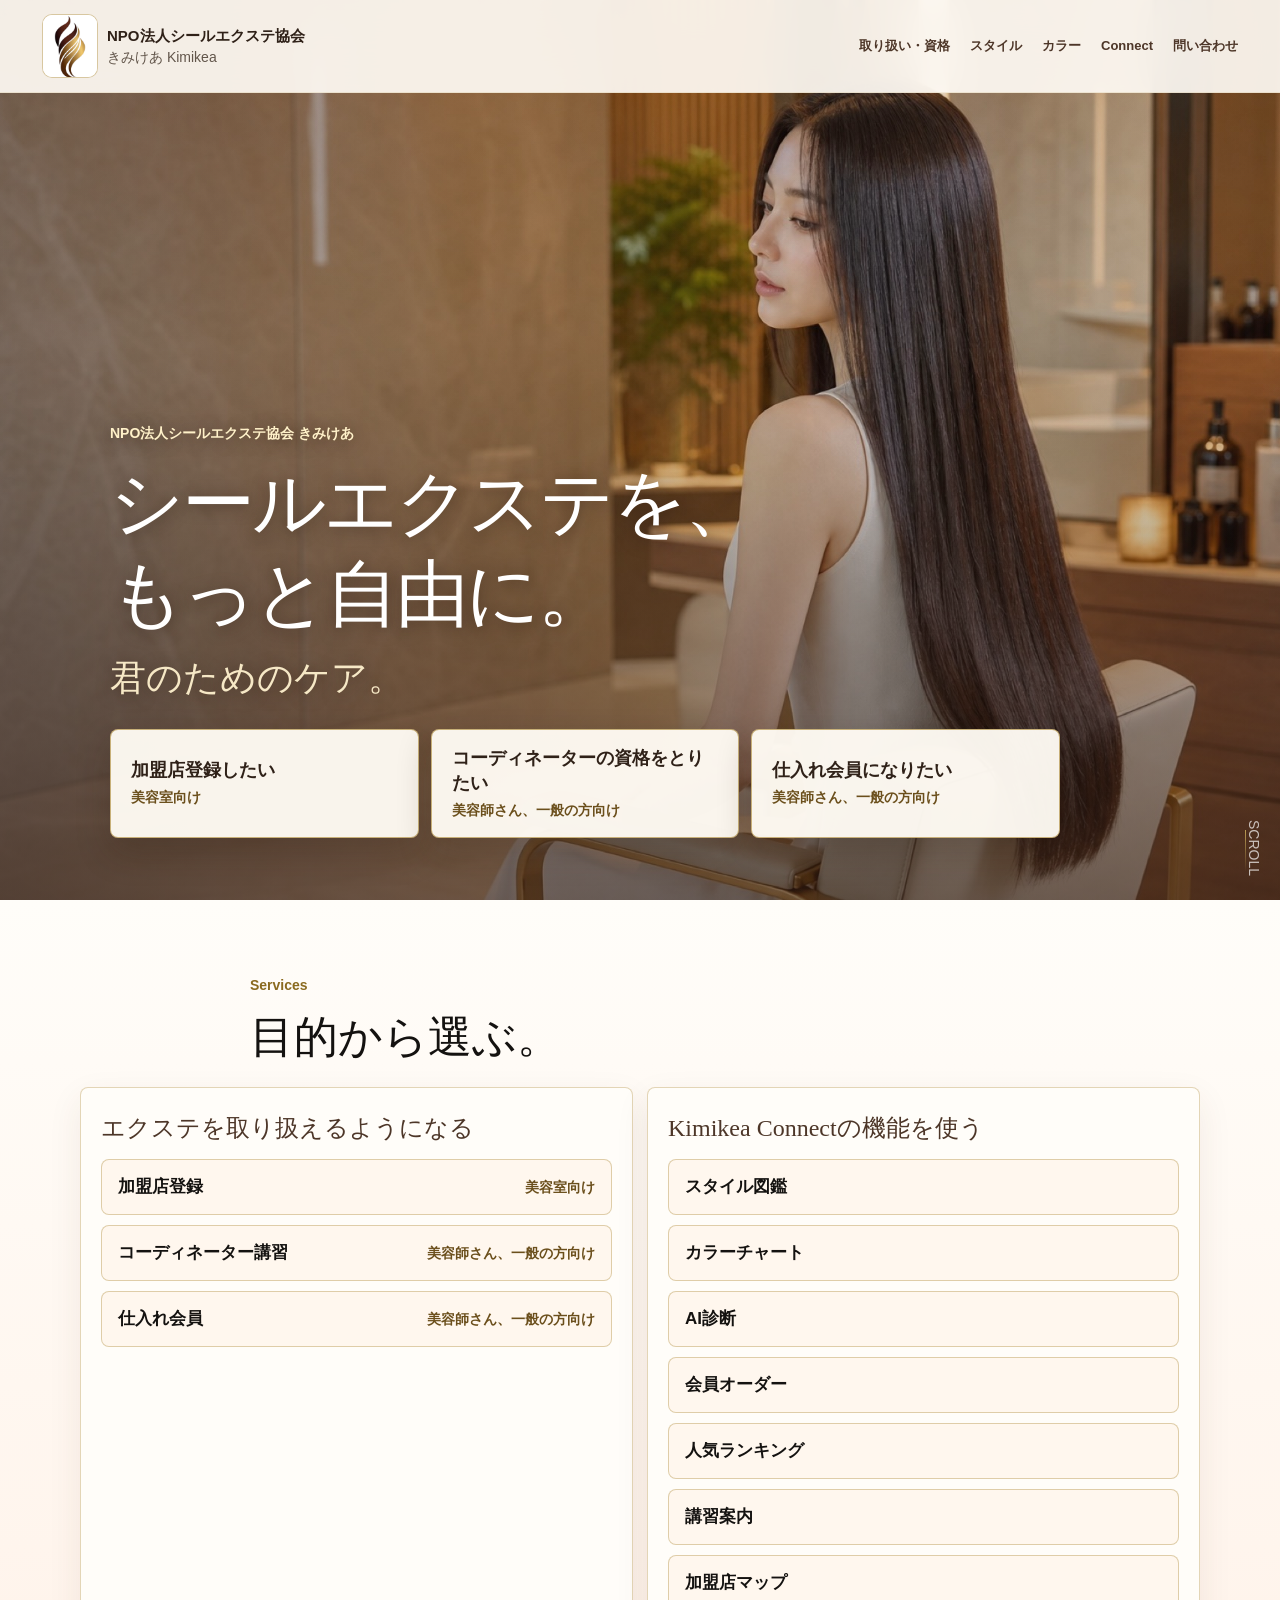
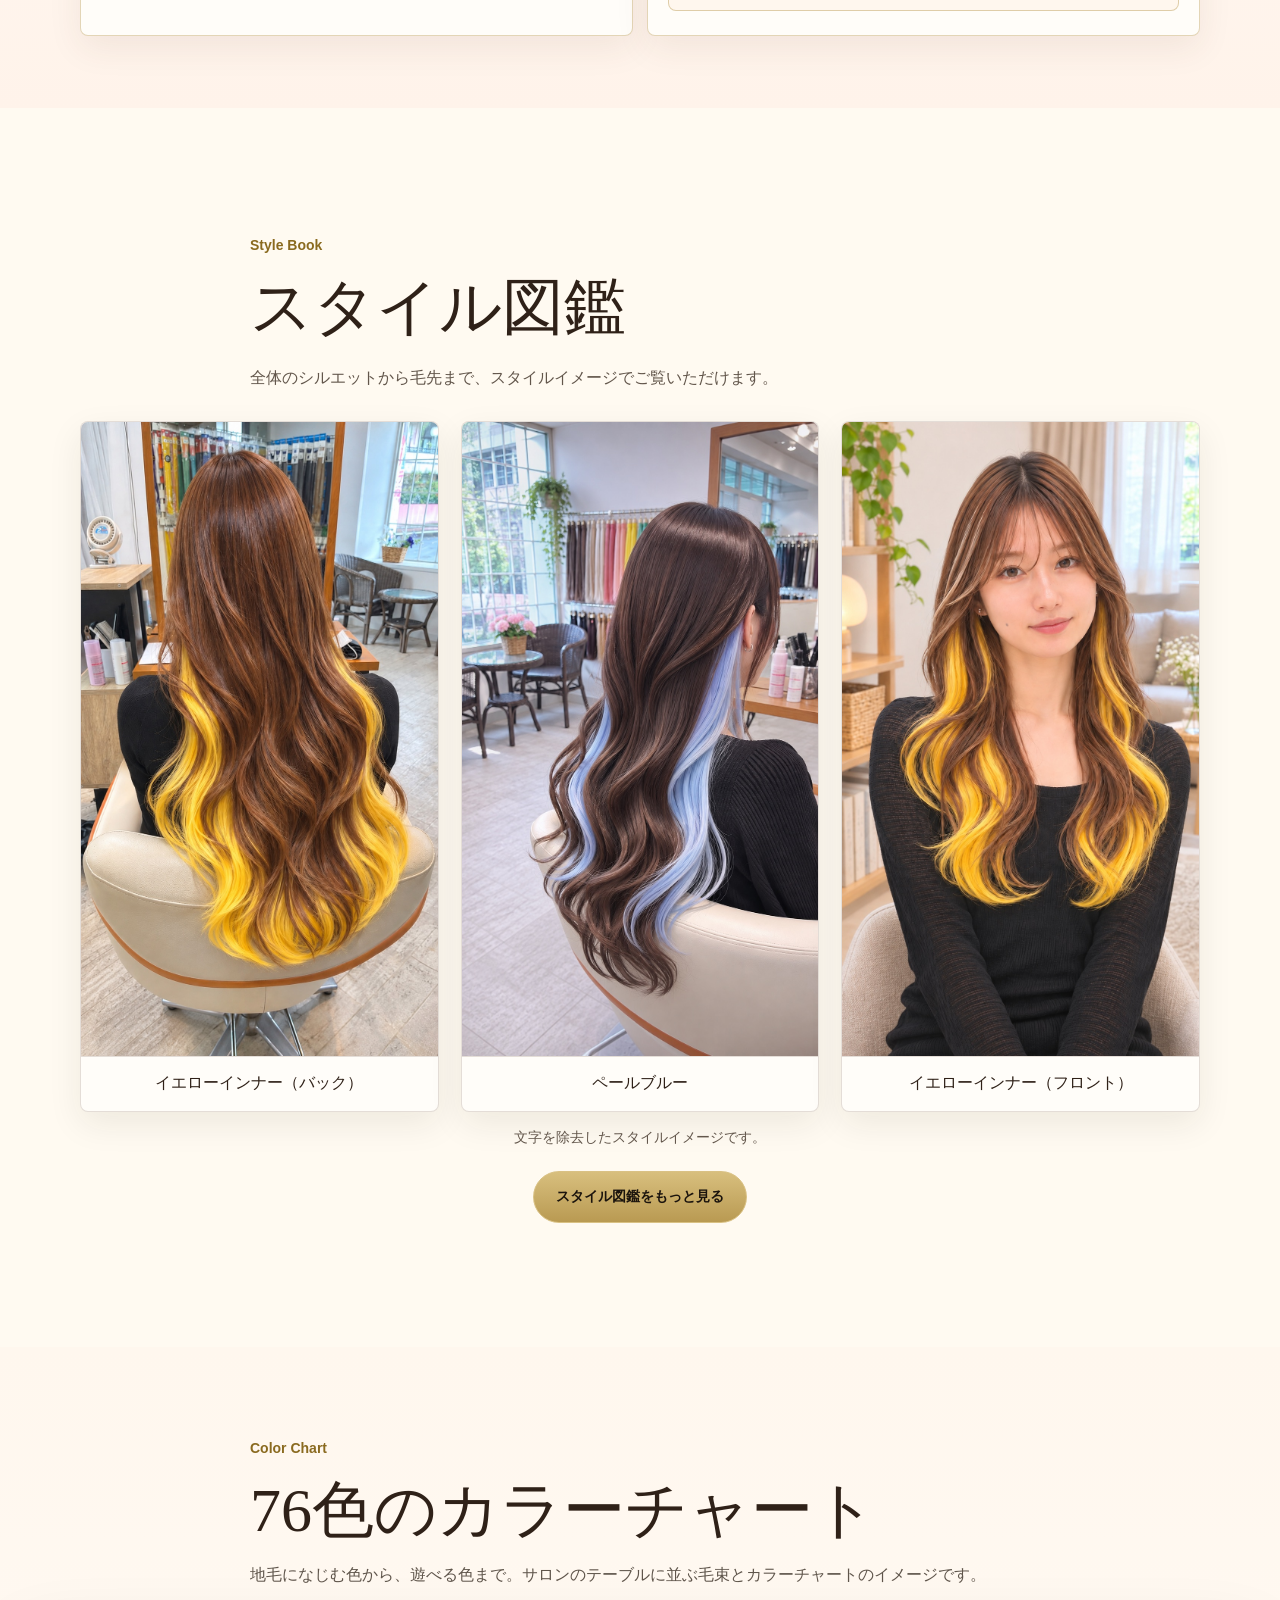
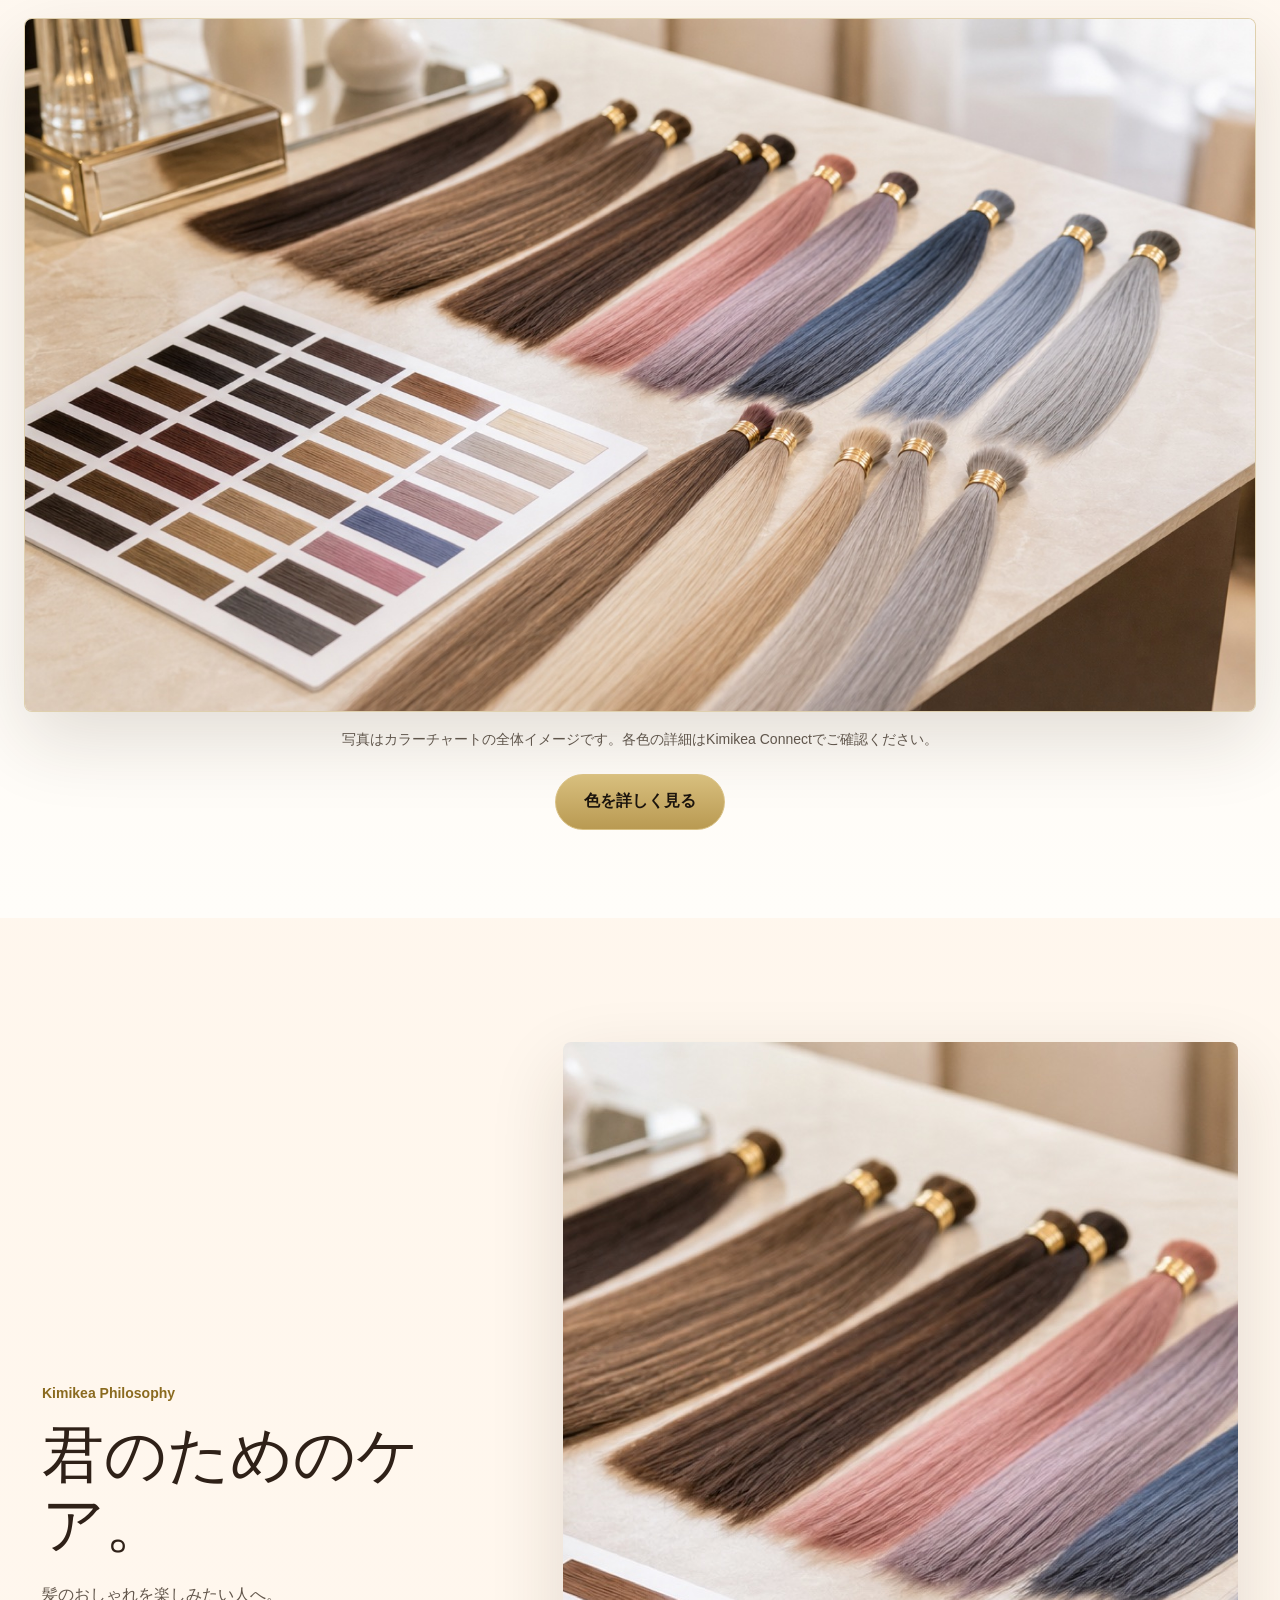
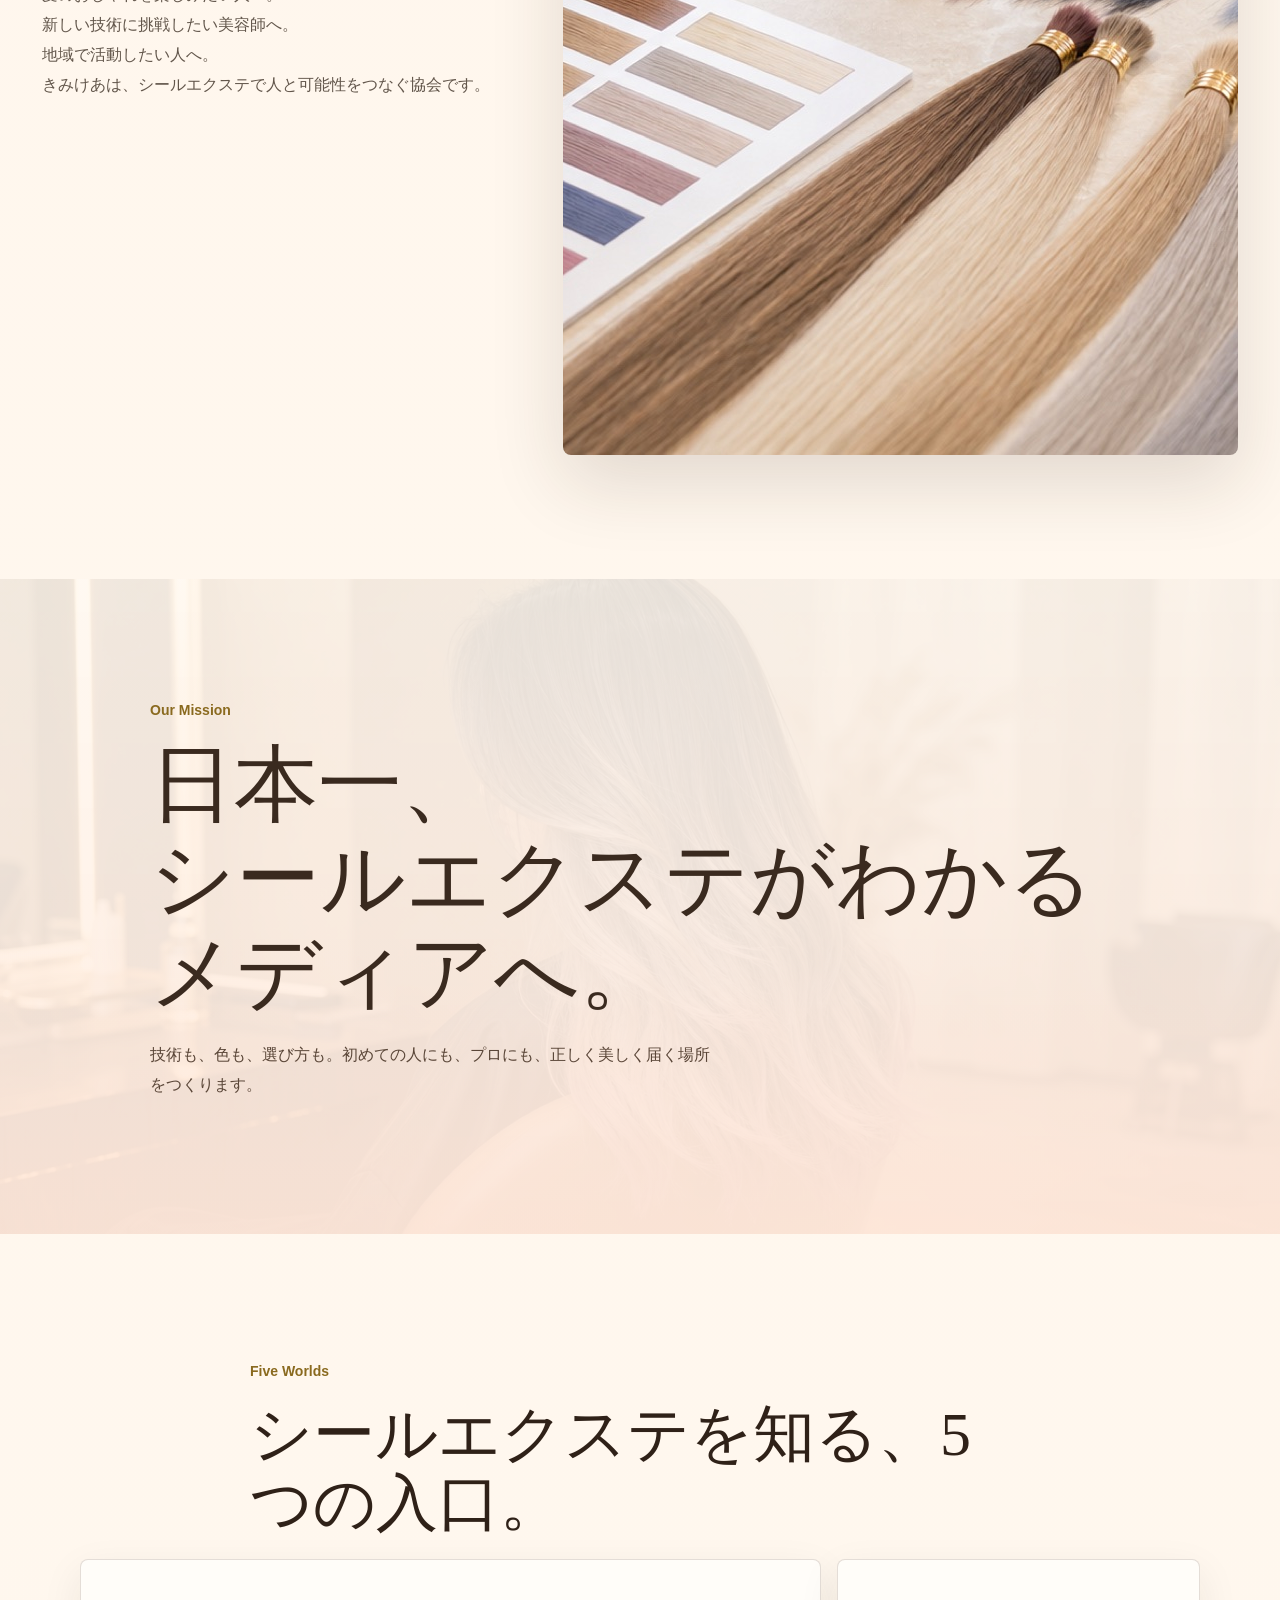
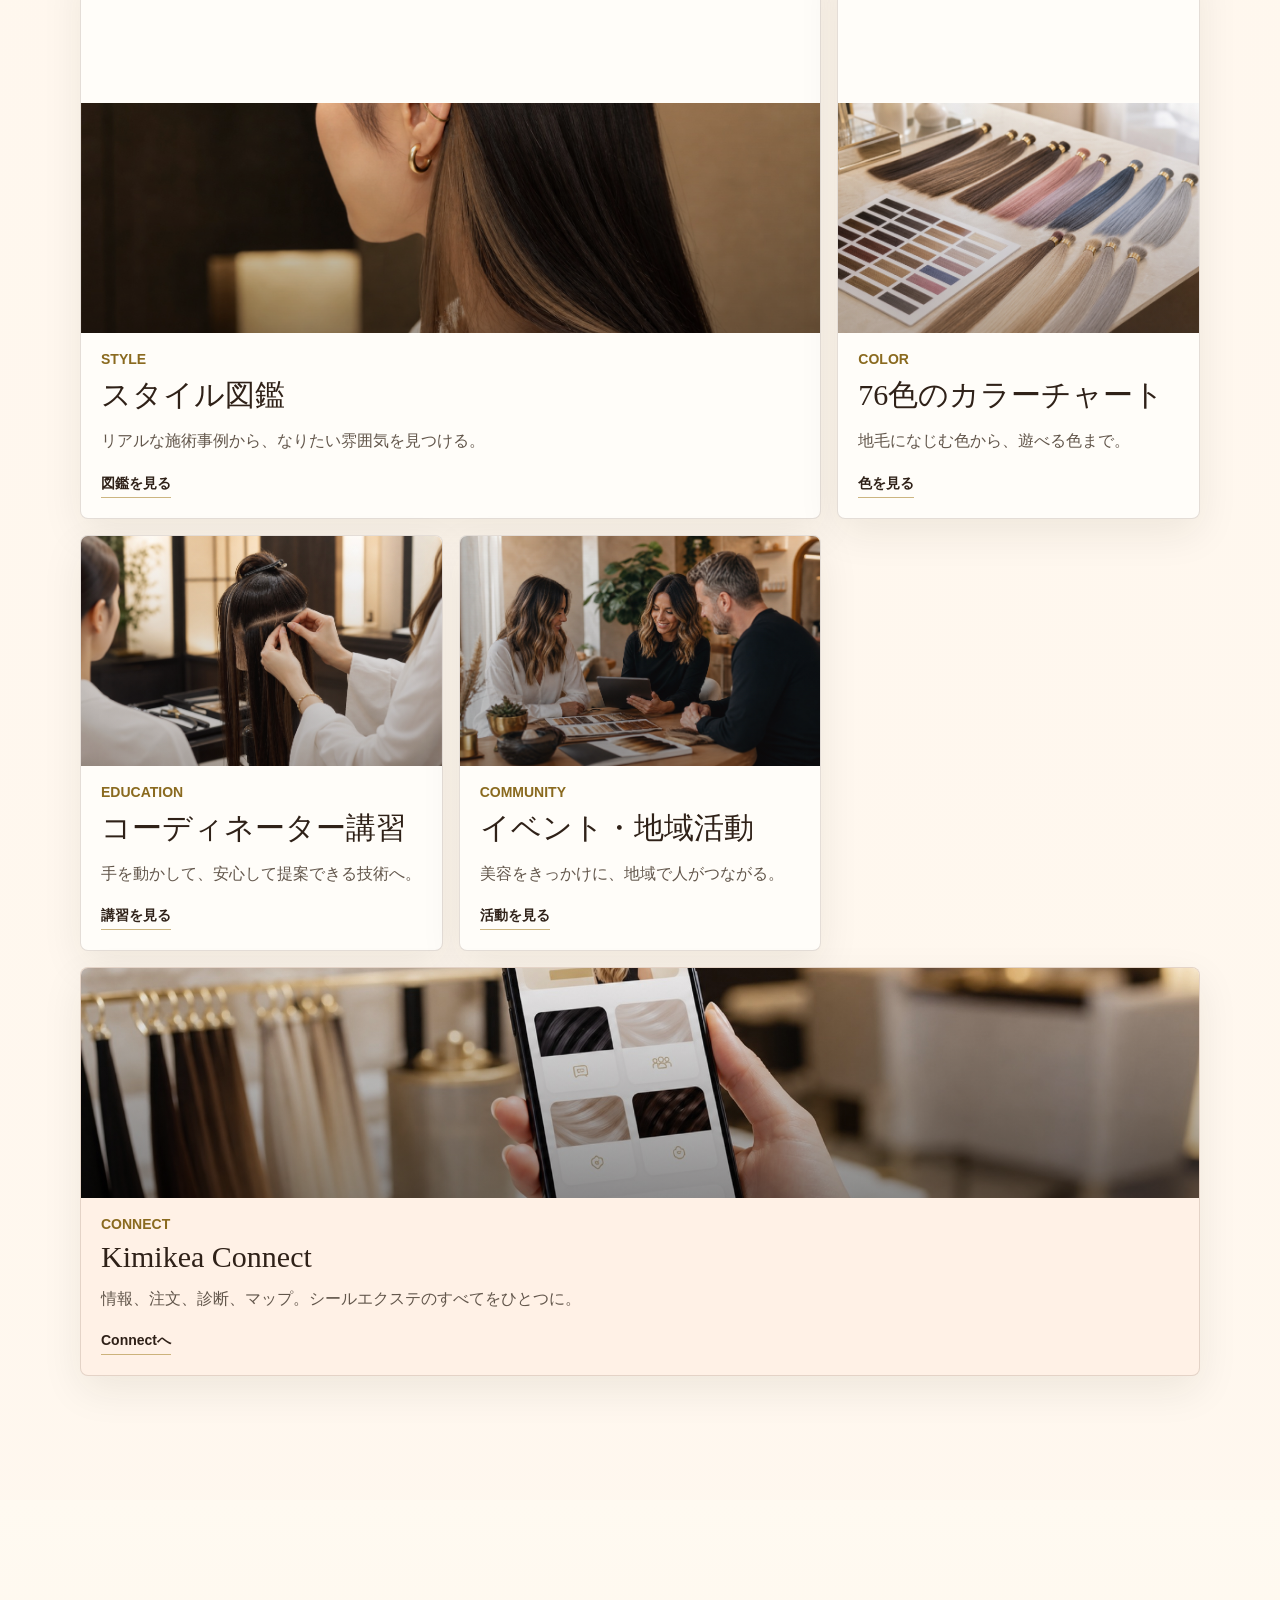
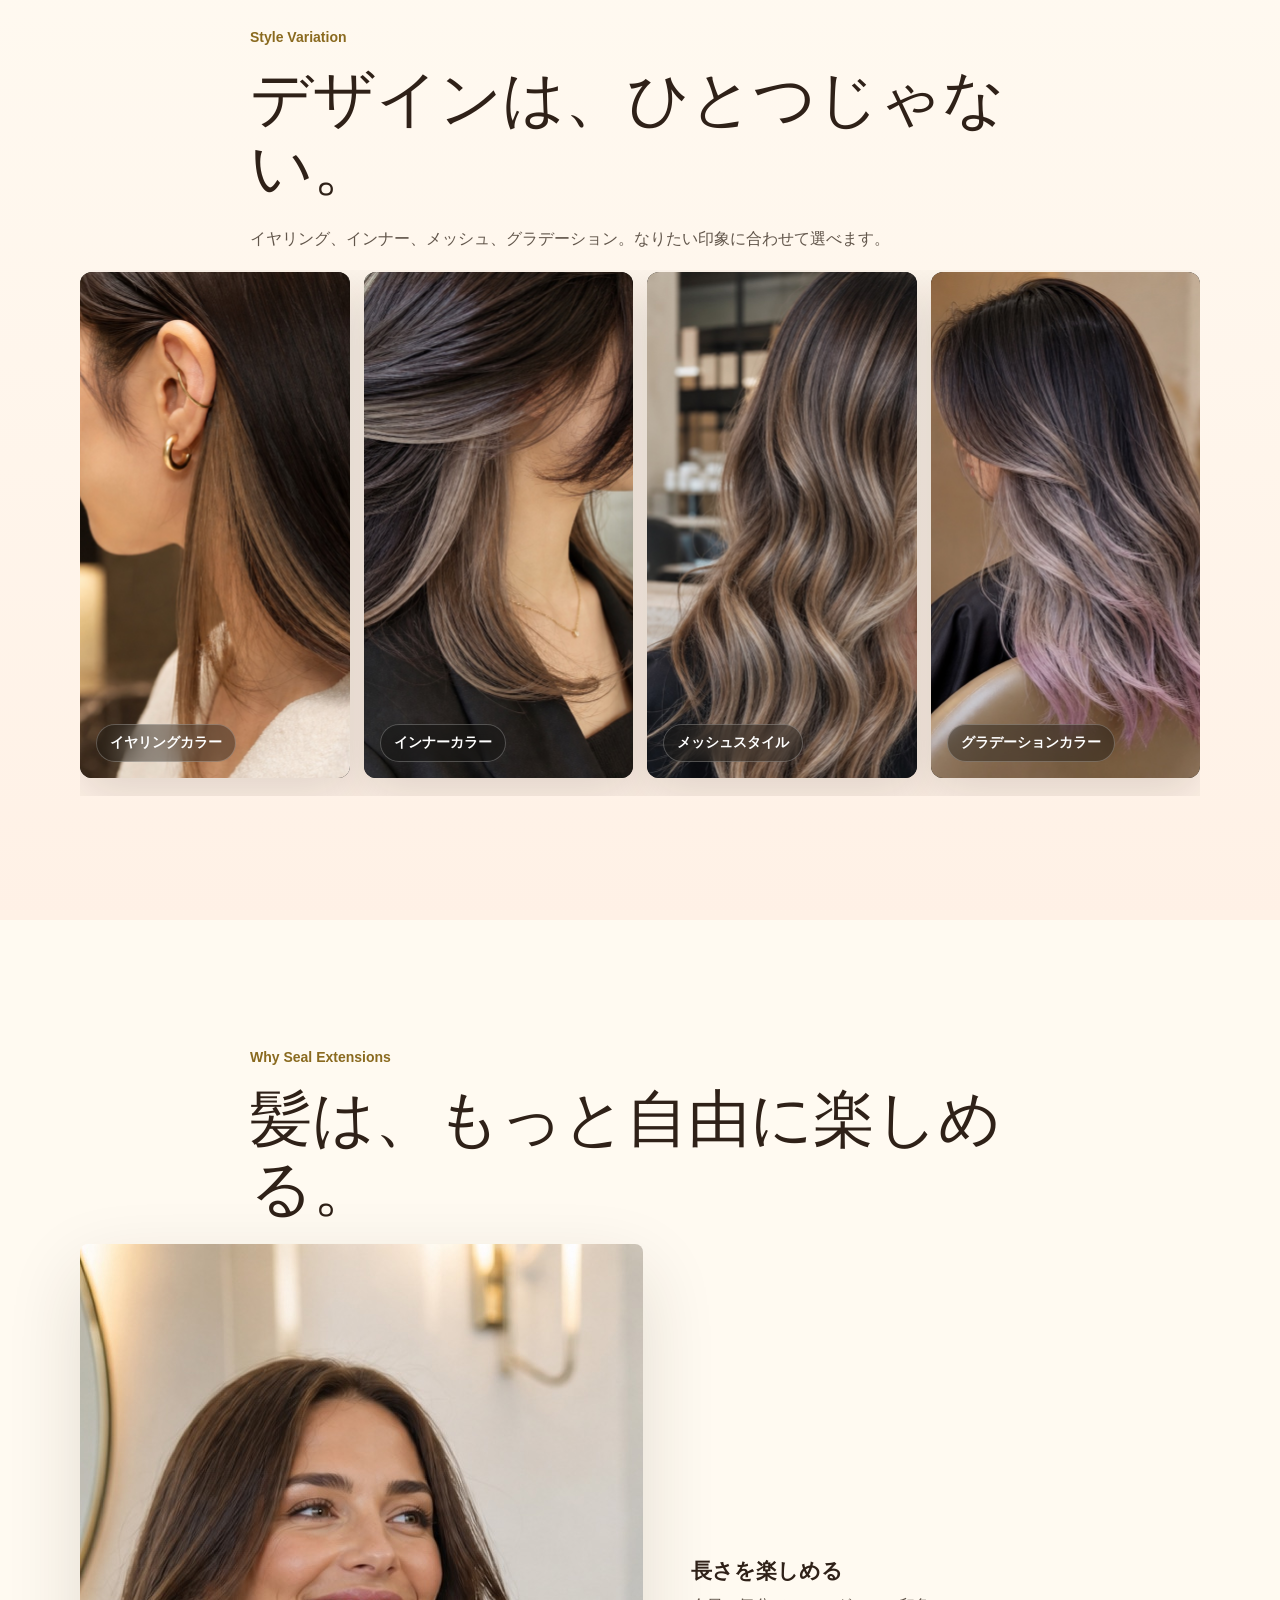
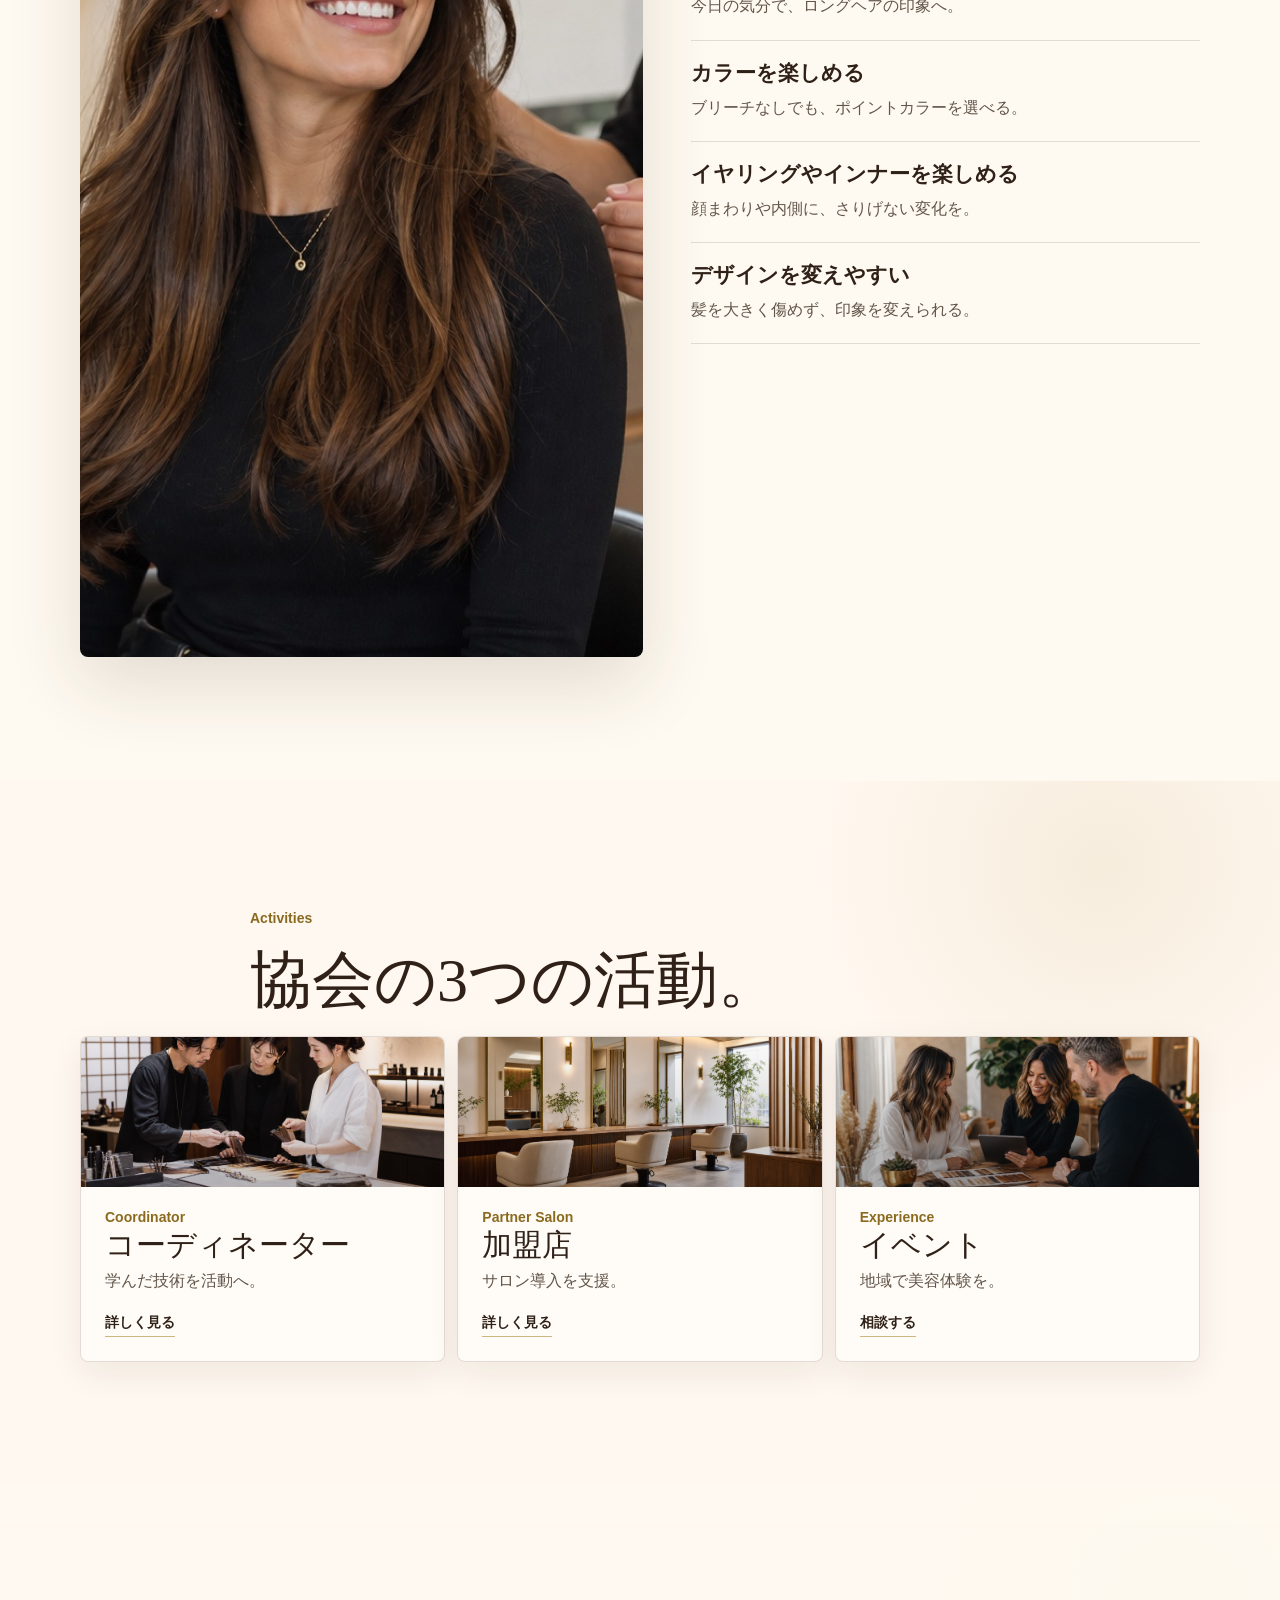
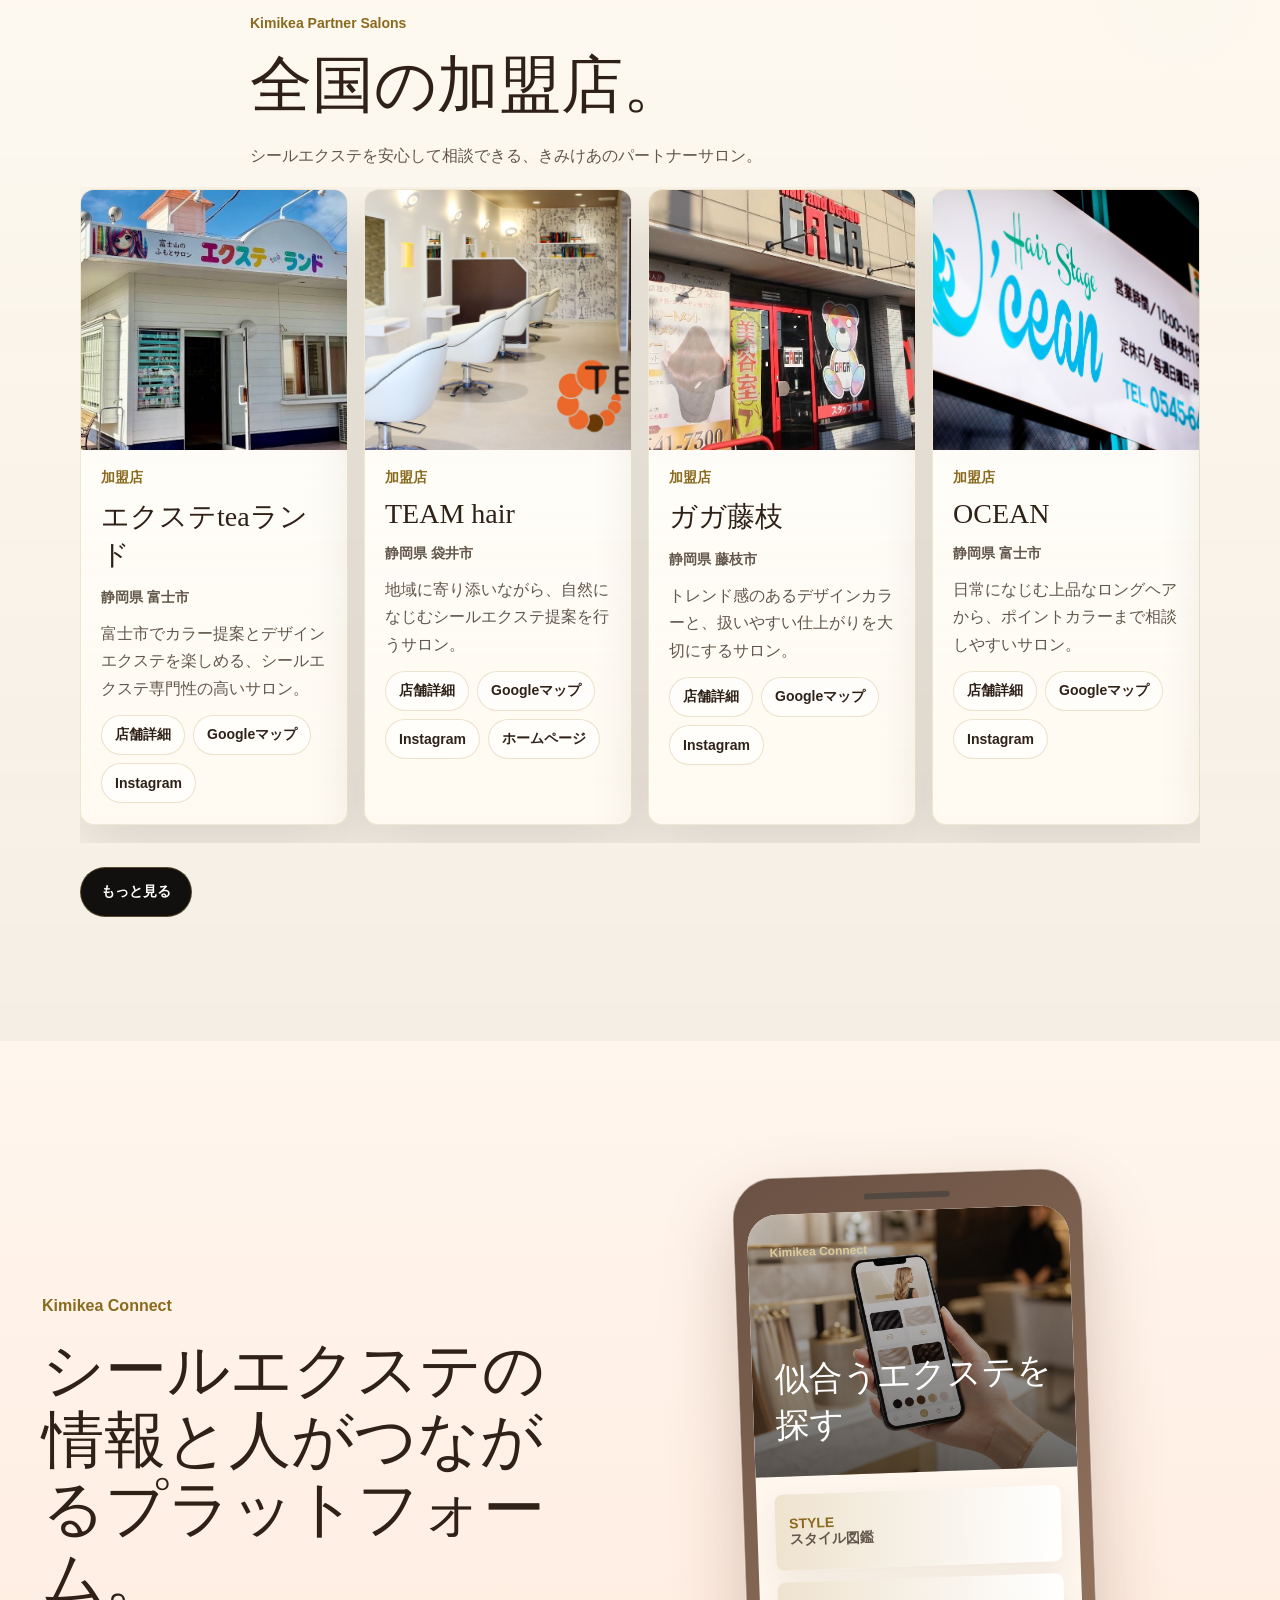
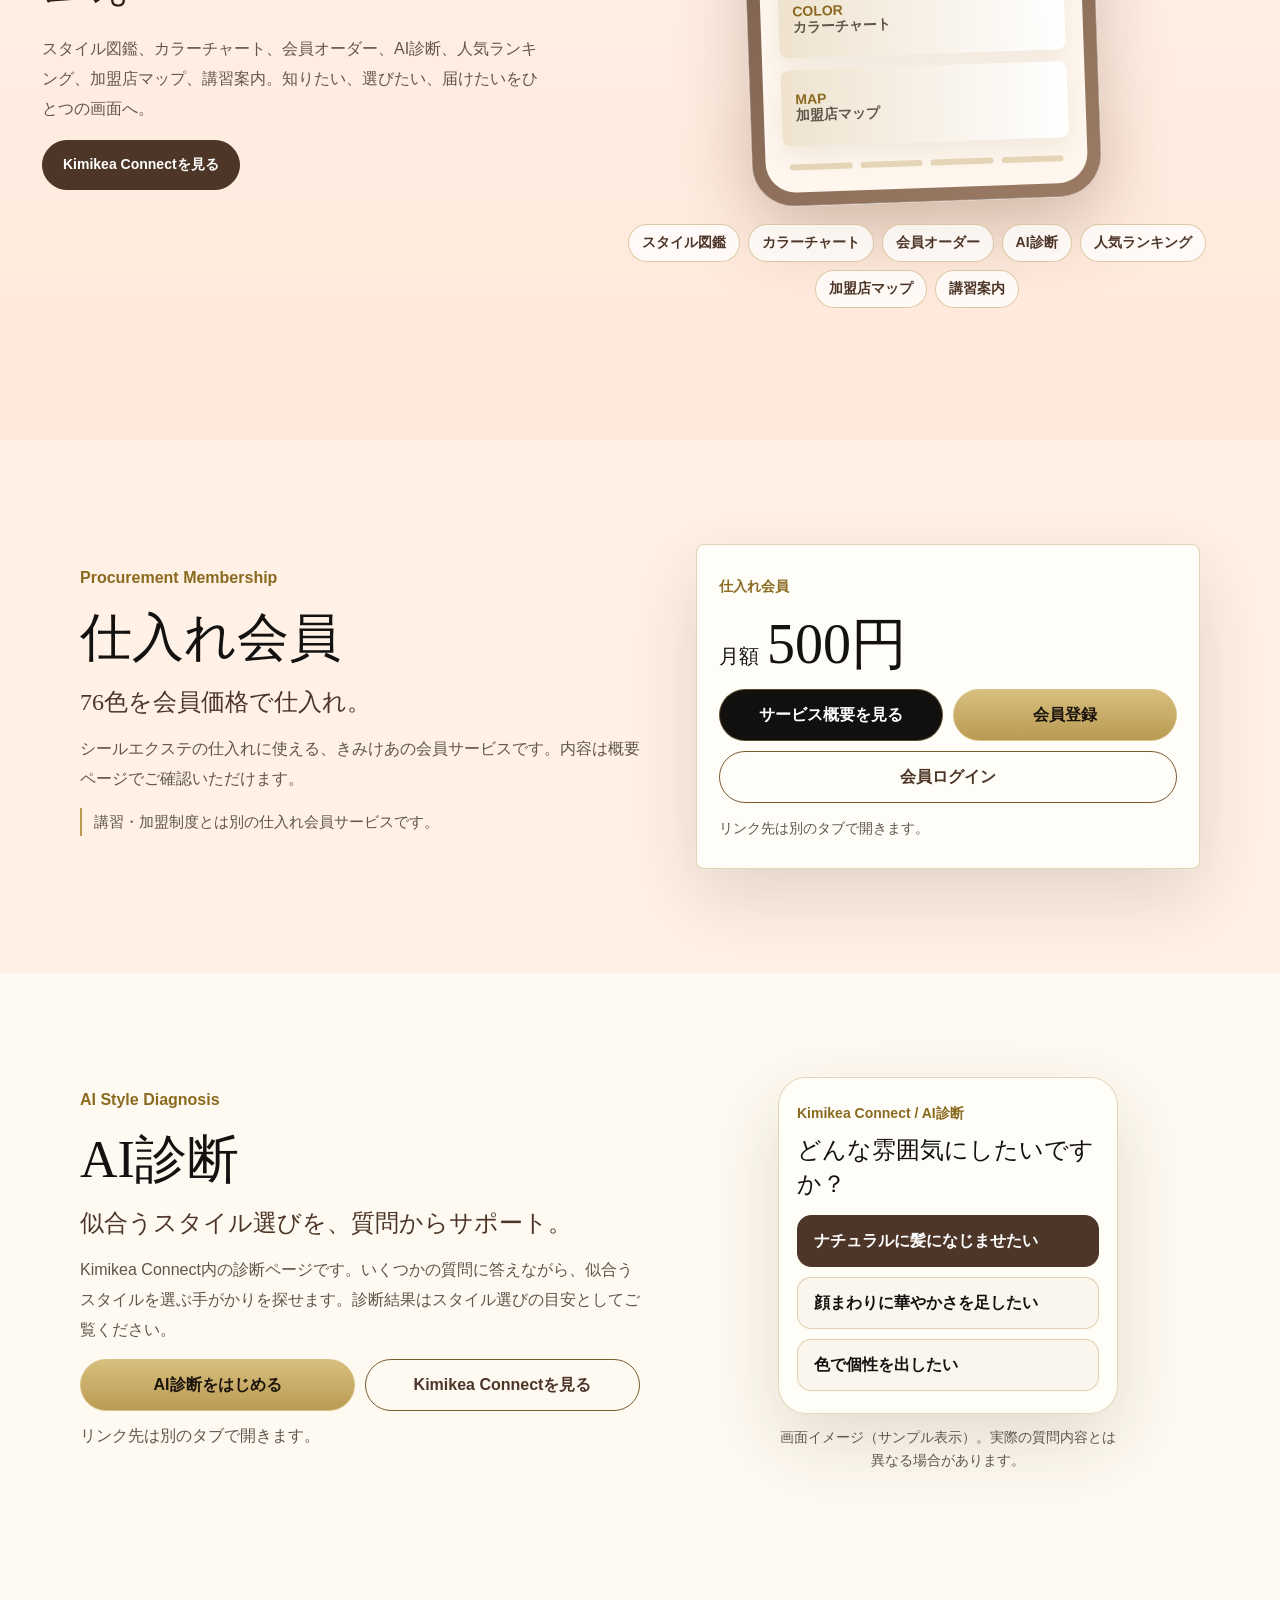
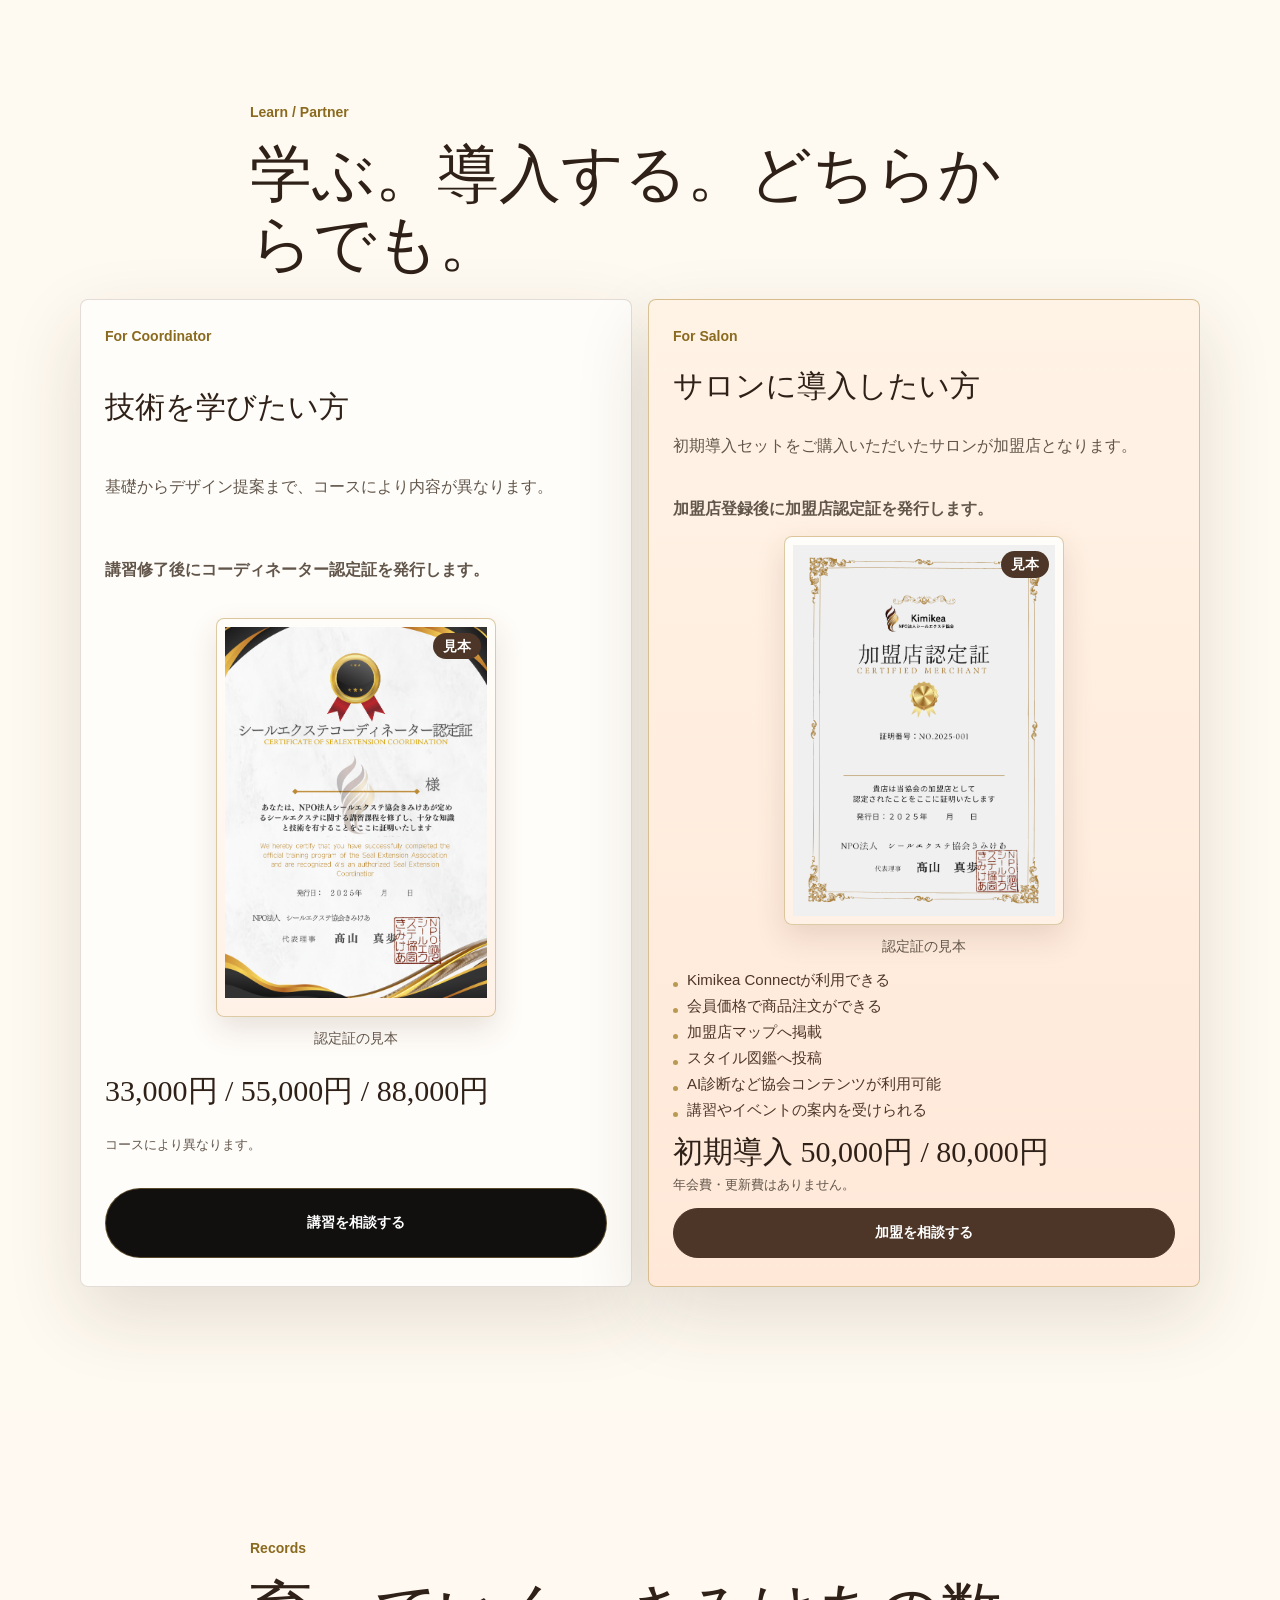
<file: docs/review-20261126.html>
<!DOCTYPE html>
<html lang="ja">
<head>
  <meta name="robots" content="noindex,nofollow">
  <meta charset="UTF-8">
  <meta name="viewport" content="width=device-width, initial-scale=1, viewport-fit=cover">
  <meta name="theme-color" content="#f6f1e8">
  <meta name="color-scheme" content="light">
  <meta name="format-detection" content="telephone=no">
  <title>NPO法人シールエクステ協会きみけあ｜シールエクステ講習・資格・加盟店・仕入れ</title>
  <meta name="description" content="NPO法人シールエクステ協会きみけあ公式サイト。美容師さん・一般の方向けのシールエクステ講習・資格認定、美容室向け加盟店登録、月額500円の仕入れ会員、76色のカラーチャート、AI診断をご案内します。">
  <link rel="canonical" href="https://boss-team1129.github.io/kimikea-official-site/">
  <link rel="manifest" href="./manifest.webmanifest">
  <link rel="apple-touch-icon" sizes="180x180" href="./apple-touch-icon.png">
  <link rel="icon" type="image/png" sizes="192x192" href="./icon-192.png">
  <link rel="icon" type="image/png" sizes="512x512" href="./icon-512.png">
  <meta property="og:type" content="website">
  <meta property="og:locale" content="ja_JP">
  <meta property="og:site_name" content="NPO法人シールエクステ協会きみけあ">
  <meta property="og:title" content="NPO法人シールエクステ協会きみけあ｜シールエクステ講習・資格・加盟店・仕入れ">
  <meta property="og:description" content="NPO法人シールエクステ協会きみけあ公式サイト。美容師さん・一般の方向けのシールエクステ講習・資格認定、美容室向け加盟店登録、月額500円の仕入れ会員、76色のカラーチャート、AI診断をご案内します。">
  <meta property="og:url" content="https://boss-team1129.github.io/kimikea-official-site/">
  <meta property="og:image" content="https://boss-team1129.github.io/kimikea-official-site/assets/hero-main.jpg">
  <meta name="twitter:card" content="summary_large_image">
  <link rel="preload" as="image" href="./assets/hero-main.jpg" fetchpriority="high">
  <link rel="stylesheet" href="./style-review-20261126.css?v=20261126-public-1">
  <script type="application/ld+json">
  {
    "@context": "https://schema.org",
    "@type": "NGO",
    "name": "NPO法人シールエクステ協会",
    "alternateName": ["きみけあ", "Kimikea"],
    "logo": "https://boss-team1129.github.io/kimikea-official-site/assets/association-logo.png",
    "telephone": "0545-67-7721",
    "address": {
      "@type": "PostalAddress",
      "postalCode": "416-0944",
      "addressCountry": "JP",
      "addressRegion": "静岡県",
      "addressLocality": "富士市",
      "streetAddress": "横割2丁目2-27"
    },
    "url": "https://boss-team1129.github.io/kimikea-official-site/",
    "description": "シールエクステ講習、資格認定、加盟店支援、イベント、Kimikea Connectを行うNPO法人。",
    "areaServed": "JP",
    "knowsAbout": ["シールエクステ", "シールエクステ講習", "エクステ資格", "エクステ導入", "加盟店支援"],
    "sameAs": ["https://boss-team1129.github.io/Kimikea-Connect/"]
  }
  </script>
  <script type="application/ld+json">
  {
    "@context": "https://schema.org",
    "@type": "WebSite",
    "name": "NPO法人シールエクステ協会きみけあ",
    "url": "https://boss-team1129.github.io/kimikea-official-site/",
    "inLanguage": "ja"
  }
  </script>
  <script src="./site.js?v=20260729-real-shop-images-1" defer></script>
</head>
<body>
  <a class="skip-link" href="#main">本文へ移動</a>
  <header class="site-header">
    <a class="brand" href="#top" aria-label="きみけあ公式サイトトップへ">
      <span class='brand-emblem' aria-hidden='true'><img src='./assets/association-logo.png' alt='' width='240' height='135'></span>
      <span class='brand-text'><strong>NPO法人シールエクステ協会</strong><small>きみけあ Kimikea</small></span>
    </a>
    <button class="menu-toggle" type="button" aria-controls="siteNav" aria-expanded="false">Menu</button>
    <nav id="siteNav" class="site-nav" aria-label="主要メニュー">
      <a href="#services">取り扱い・資格</a>
      <a href="#style-gallery">スタイル</a>
      <a href="#color-chart">カラー</a>
      <a href="#connect">Connect</a>
      <a href="#contact">問い合わせ</a>
    </nav>
  </header>

  <main id="main">
    <section id="top" class="hero">
      <div class="hero-media">
        <img src="./assets/hero-main.jpg" alt="高級感のある美容室で、艶のあるロングヘアをまとった女性" width="1800" height="1013" fetchpriority="high">
      </div>
      <div class="hero-copy reveal">
        <p class='eyebrow'>NPO法人シールエクステ協会 きみけあ</p>
        <h1>シールエクステを、<br>もっと自由に。</h1>
        <p class='hero-lead'>君のためのケア。</p>
        <div class='hero-actions'>
          <a class='hero-choice' href='#salon-registration'><strong>加盟店登録したい</strong><small>美容室向け</small></a>
          <a class='hero-choice' href='#coordinator-course'><strong>コーディネーターの資格をとりたい</strong><small>美容師さん、一般の方向け</small></a>
          <a class='hero-choice' href='#membership'><strong>仕入れ会員になりたい</strong><small>美容師さん、一般の方向け</small></a>
        </div>
      </div>
      <a class="scroll-cue" href="#brand-message" aria-label="次のセクションへ">SCROLL</a>
    </section>

    <section id='services' class='section hub-section' aria-labelledby='hub-title'>
      <div class='section-head'><p class='section-kicker'>Services</p><h2 id='hub-title'>目的から選ぶ。</h2></div>
      <div class='hub-grid hub-panels'>
        <div class='hub-panel' role='group' aria-labelledby='hub-panel-handle'>
          <h3 id='hub-panel-handle'>エクステを取り扱えるようになる</h3>
          <ul class='hub-list'>
            <li><a class='hub-link' href='#salon-registration'><strong>加盟店登録</strong><small>美容室向け</small></a></li>
            <li><a class='hub-link' href='#coordinator-course'><strong>コーディネーター講習</strong><small>美容師さん、一般の方向け</small></a></li>
            <li><a class='hub-link' href='#membership'><strong>仕入れ会員</strong><small>美容師さん、一般の方向け</small></a></li>
          </ul>
        </div>
        <div class='hub-panel' role='group' aria-labelledby='hub-panel-connect'>
          <h3 id='hub-panel-connect'>Kimikea Connectの機能を使う</h3>
          <ul class='hub-list'>
            <li><a class='hub-link' href='#style-gallery'><strong>スタイル図鑑</strong></a></li>
            <li><a class='hub-link' href='#color-chart'><strong>カラーチャート</strong></a></li>
            <li><a class='hub-link' href='#ai-diagnosis'><strong>AI診断</strong></a></li>
            <li><a class='hub-link' href='https://boss-team1129.github.io/Kimikea-Connect/index.html?view=order' target='_blank' rel='noopener noreferrer'><strong>会員オーダー</strong><span class='visually-hidden'>（新しいタブで開きます）</span></a></li>
            <li><a class='hub-link' href='https://boss-team1129.github.io/Kimikea-Connect/index.html?view=popular' target='_blank' rel='noopener noreferrer'><strong>人気ランキング</strong><span class='visually-hidden'>（新しいタブで開きます）</span></a></li>
            <li><a class='hub-link' href='https://boss-team1129.github.io/Kimikea-Connect/index.html?view=academy' target='_blank' rel='noopener noreferrer'><strong>講習案内</strong><span class='visually-hidden'>（新しいタブで開きます）</span></a></li>
            <li><a class='hub-link' href='https://boss-team1129.github.io/Kimikea-Connect/index.html?view=map' target='_blank' rel='noopener noreferrer'><strong>加盟店マップ</strong><span class='visually-hidden'>（新しいタブで開きます）</span></a></li>
          </ul>
        </div>
      </div>
    </section>

    <section id="style-gallery" class="section style-gallery" aria-labelledby="style-gallery-title">
      <div class="section-head">
        <p class="section-kicker">Style Book</p>
        <h2 id="style-gallery-title">スタイル図鑑</h2>
        <p class="lead">全体のシルエットから毛先まで、スタイルイメージでご覧いただけます。</p>
      </div>
      <ul class="style-gallery__grid">
        <li><figure class="style-gallery__item"><img src="./assets/style-yellow-back-clean.jpg" alt="イエローのインナーカラーを入れたヘアスタイルを後ろから見たスタイルイメージ" width="940" height="1672" loading="lazy"><figcaption>イエローインナー（バック）</figcaption></figure></li>
        <li><figure class="style-gallery__item"><img src="./assets/style-pale-blue-clean.jpg" alt="ペールブルーのカラーを取り入れたヘアスタイルのスタイルイメージ" width="940" height="1672" loading="lazy"><figcaption>ペールブルー</figcaption></figure></li>
        <li><figure class="style-gallery__item"><img src="./assets/style-yellow-front-clean.jpg" alt="イエローのインナーカラーを入れたヘアスタイルを正面から見たスタイルイメージ" width="940" height="1672" loading="lazy"><figcaption>イエローインナー（フロント）</figcaption></figure></li>
      </ul>
      <p class="style-gallery__note">文字を除去したスタイルイメージです。</p>
      <div class="style-gallery__action">
        <a class="button button-gold style-gallery__button" href="https://boss-team1129.github.io/Kimikea-Connect/index.html?view=stylebook" target="_blank" rel="noopener noreferrer">スタイル図鑑をもっと見る<span class="visually-hidden">（新しいタブで開きます）</span></a>
      </div>
    </section>

    <section id="color-chart" class="section color-chart-section" aria-labelledby="color-chart-title">
      <div class="section-head">
        <p class="section-kicker">Color Chart</p>
        <h2 id="color-chart-title">76色のカラーチャート</h2>
        <p class="lead">地毛になじむ色から、遊べる色まで。サロンのテーブルに並ぶ毛束とカラーチャートのイメージです。</p>
      </div>
      <figure class="color-chart-figure"><img src="./assets/color-chart.jpg" alt="サロンのテーブルに置かれたシールエクステの毛束とカラーチャートの全体イメージ" width="1800" height="1013" loading="lazy"></figure>
      <p class="color-chart-note">写真はカラーチャートの全体イメージです。各色の詳細はKimikea Connectでご確認ください。</p>
      <div class="color-chart-action"><a class="button button-gold" href="https://boss-team1129.github.io/Kimikea-Connect/index.html?view=color-chart" target="_blank" rel="noopener noreferrer">色を詳しく見る<span class="visually-hidden">（新しいタブで開きます）</span></a></div>
    </section>

    <section id="brand-message" class="brand-message">
      <div class="message-copy reveal">
        <p class="section-kicker">Kimikea Philosophy</p>
        <h2>君のためのケア。</h2>
        <p>髪のおしゃれを楽しみたい人へ。<br>新しい技術に挑戦したい美容師へ。<br>地域で活動したい人へ。<br>きみけあは、シールエクステで人と可能性をつなぐ協会です。</p>
      </div>
      <figure class="message-photo reveal">
        <img src="./assets/color-chart.jpg" alt="サロンのテーブルに並ぶシールエクステの毛束とカラーチャート" width="1800" height="1013" loading="lazy">
      </figure>
    </section>

    <section class="brand-declaration">
      <div class="declaration-inner reveal">
        <p class="section-kicker">Our Mission</p>
        <h2>日本一、<br>シールエクステがわかるメディアへ。</h2>
        <p>技術も、色も、選び方も。初めての人にも、プロにも、正しく美しく届く場所をつくります。</p>
      </div>
    </section>

    <section id="world" class="section world-section">
      <div class="section-head reveal">
        <p class="section-kicker">Five Worlds</p>
        <h2>シールエクステを知る、5つの入口。</h2>
      </div>
      <div class="world-grid">
        <article class="world-card world-card-large reveal">
          <div class="world-image style-image" role="img" aria-label="ロングヘアのスタイルイメージ"></div>
          <div>
            <span>STYLE</span>
            <h3>スタイル図鑑</h3>
            <p>リアルな施術事例から、なりたい雰囲気を見つける。</p>
            <a href="https://boss-team1129.github.io/Kimikea-Connect/index.html?view=stylebook" target="_blank" rel="noopener">図鑑を見る</a>
          </div>
        </article>
        <article class="world-card reveal">
          <div class="world-image color-image" role="img" aria-label="シールエクステのカラーチャート"></div>
          <div>
            <span>COLOR</span>
            <h3>76色のカラーチャート</h3>
            <p>地毛になじむ色から、遊べる色まで。</p>
            <a href="https://boss-team1129.github.io/Kimikea-Connect/index.html?view=color-chart" target="_blank" rel="noopener">色を見る</a>
          </div>
        </article>
        <article class="world-card reveal">
          <div class="world-image education-image" role="img" aria-label="講師がシールエクステの装着技術を教える講習風景"></div>
          <div>
            <span>EDUCATION</span>
            <h3>コーディネーター講習</h3>
            <p>手を動かして、安心して提案できる技術へ。</p>
            <a href="#learn-partner">講習を見る</a>
          </div>
        </article>
        <article class="world-card reveal">
          <div class="world-image community-image" role="img" aria-label="美容を楽しむ人たちが集うコミュニティイベント"></div>
          <div>
            <span>COMMUNITY</span>
            <h3>イベント・地域活動</h3>
            <p>美容をきっかけに、地域で人がつながる。</p>
            <a href="#activities">活動を見る</a>
          </div>
        </article>
        <article class="world-card world-card-wide reveal">
          <div class="world-image connect-image" role="img" aria-label="スマートフォンでKimikea Connectを操作する様子"></div>
          <div>
            <span>CONNECT</span>
            <h3>Kimikea Connect</h3>
            <p>情報、注文、診断、マップ。シールエクステのすべてをひとつに。</p>
            <a href="https://boss-team1129.github.io/Kimikea-Connect/" target="_blank" rel="noopener">Connectへ</a>
          </div>
        </article>
      </div>
    </section>

    <section class="section style-variation-section">
      <div class="section-head reveal">
        <p class="section-kicker">Style Variation</p>
        <h2>デザインは、ひとつじゃない。</h2>
        <p class="lead">イヤリング、インナー、メッシュ、グラデーション。なりたい印象に合わせて選べます。</p>
      </div>
      <div class="style-strip reveal" aria-label="シールエクステのスタイルバリエーション">
        <article><img src="./assets/style-earring-color.jpg" alt="イヤリングカラーのシールエクステスタイル" width="900" height="506" loading="lazy"><span>イヤリングカラー</span></article>
        <article><img src="./assets/style-inner-color.jpg" alt="インナーカラーのシールエクステスタイル" width="900" height="506" loading="lazy"><span>インナーカラー</span></article>
        <article><img src="./assets/style-mesh.jpg" alt="メッシュスタイルのシールエクステ" width="900" height="506" loading="lazy"><span>メッシュスタイル</span></article>
        <article><img src="./assets/style-gradation.jpg" alt="グラデーションカラーのシールエクステ" width="900" height="506" loading="lazy"><span>グラデーションカラー</span></article>
      </div>
    </section>

    <section id="charm" class="section charm-section">
      <div class="section-head reveal">
        <p class="section-kicker">Why Seal Extensions</p>
        <h2>髪は、もっと自由に楽しめる。</h2>
      </div>
      <div class="charm-layout">
        <figure class="charm-photo reveal">
          <img src="./assets/happy-customer.jpg" alt="シールエクステの仕上がりを喜ぶお客様と美容師" width="1800" height="1013" loading="lazy">
        </figure>
        <div class="charm-list reveal">
          <article><strong>長さを楽しめる</strong><p>今日の気分で、ロングヘアの印象へ。</p></article>
          <article><strong>カラーを楽しめる</strong><p>ブリーチなしでも、ポイントカラーを選べる。</p></article>
          <article><strong>イヤリングやインナーを楽しめる</strong><p>顔まわりや内側に、さりげない変化を。</p></article>
          <article><strong>デザインを変えやすい</strong><p>髪を大きく傷めず、印象を変えられる。</p></article>
        </div>
      </div>
    </section>

    <section id="activities" class="section activities-section">
      <div class="section-head reveal">
        <p class="section-kicker">Activities</p>
        <h2>協会の3つの活動。</h2>
      </div>
      <div class="activity-row">
        <article class="reveal"><span>Coordinator</span><strong>コーディネーター</strong><p>学んだ技術を活動へ。</p><a href="#learn-partner">詳しく見る</a></article>
        <article class="reveal"><span>Partner Salon</span><strong>加盟店</strong><p>サロン導入を支援。</p><a href="#learn-partner">詳しく見る</a></article>
        <article class="reveal"><span>Experience</span><strong>イベント</strong><p>地域で美容体験を。</p><a href="#contact">相談する</a></article>
      </div>
    </section>

    <section id="partner-salons" class="section partner-section">
      <div class="section-head reveal">
        <p class="section-kicker">Kimikea Partner Salons</p>
        <h2>全国の加盟店。</h2>
        <p class="lead">シールエクステを安心して相談できる、きみけあのパートナーサロン。</p>
      </div>
      <div id="shopCarousel" class="shop-carousel reveal" aria-live="polite">
        <article class="shop-card shop-card-fallback">
          <div class="shop-card-body">
            <span>Loading</span>
            <h3>加盟店情報を読み込み中です</h3>
            <p>Kimikea Partner Salons</p>
          </div>
        </article>
      </div>
      <div class="section-action reveal">
        <a class="button button-dark" href="./shops.html">もっと見る</a>
      </div>
    </section>

    <section id="connect" class="connect-section">
      <div class="connect-copy reveal">
        <p class="section-kicker">Kimikea Connect</p>
        <h2>シールエクステの情報と人がつながるプラットフォーム。</h2>
        <p>スタイル図鑑、カラーチャート、会員オーダー、AI診断、人気ランキング、加盟店マップ、講習案内。知りたい、選びたい、届けたいをひとつの画面へ。</p>
        <a class="button button-light" href="https://boss-team1129.github.io/Kimikea-Connect/" target="_blank" rel="noopener">Kimikea Connectを見る</a>
      </div>
      <div class="device-stage reveal" aria-label="Kimikea Connect画面イメージ">
        <div class="device-shadow" aria-hidden="true"></div>
        <div class="phone-mockup">
          <div class="phone-notch"></div>
          <div class="app-screen">
            <div class="app-hero">
              <span>Kimikea Connect</span>
              <strong>似合うエクステを探す</strong>
            </div>
            <div class="app-cards">
              <i><b>STYLE</b><small>スタイル図鑑</small></i>
              <i><b>COLOR</b><small>カラーチャート</small></i>
              <i><b>MAP</b><small>加盟店マップ</small></i>
            </div>
            <div class="app-nav"><span></span><span></span><span></span><span></span></div>
          </div>
        </div>
        <ul class="feature-list">
          <li>スタイル図鑑</li>
          <li>カラーチャート</li>
          <li>会員オーダー</li>
          <li>AI診断</li>
          <li>人気ランキング</li>
          <li>加盟店マップ</li>
          <li>講習案内</li>
        </ul>
      </div>
    </section>

    <section id='membership' class='section service-section membership-section' aria-labelledby='membership-title'>
      <div class='service-grid'>
        <div class='service-copy'>
          <p class='section-kicker'>Procurement Membership</p>
          <h2 id='membership-title'>仕入れ会員</h2>
          <p class='service-lead'>76色を会員価格で仕入れ。</p>
          <p>シールエクステの仕入れに使える、きみけあの会員サービスです。内容は概要ページでご確認いただけます。</p>
          <p class='service-note'>講習・加盟制度とは別の仕入れ会員サービスです。</p>
        </div>
        <div class='price-card'>
          <p class='price-label'>仕入れ会員</p>
          <p class='price'><span>月額</span><strong>500円</strong></p>
          <div class='button-row'>
            <a class='button button-dark' href='https://kimikea.team-hair.jp/' target='_blank' rel='noopener noreferrer'>サービス概要を見る<span class='visually-hidden'>（新しいタブで開きます）</span></a>
            <a class='button button-gold' href='https://kimikea.team-hair.jp/register' target='_blank' rel='noopener noreferrer'>会員登録<span class='visually-hidden'>（新しいタブで開きます）</span></a>
            <a class='button button-outline' href='https://kimikea.team-hair.jp/login' target='_blank' rel='noopener noreferrer'>会員ログイン<span class='visually-hidden'>（新しいタブで開きます）</span></a>
          </div>
          <p class='ext-note'>リンク先は別のタブで開きます。</p>
        </div>
      </div>
    </section>

    <section id='ai-diagnosis' class='section service-section ai-section' aria-labelledby='ai-title'>
      <div class='service-grid'>
        <div class='service-copy'>
          <p class='section-kicker'>AI Style Diagnosis</p>
          <h2 id='ai-title'>AI診断</h2>
          <p class='service-lead'>似合うスタイル選びを、質問からサポート。</p>
          <p>Kimikea Connect内の診断ページです。いくつかの質問に答えながら、似合うスタイルを選ぶ手がかりを探せます。診断結果はスタイル選びの目安としてご覧ください。</p>
          <div class='button-row'>
            <a class='button button-gold' href='https://boss-team1129.github.io/Kimikea-Connect/ai-diagnosis/' target='_blank' rel='noopener noreferrer'>AI診断をはじめる<span class='visually-hidden'>（新しいタブで開きます）</span></a>
            <a class='button button-outline' href='https://boss-team1129.github.io/Kimikea-Connect/' target='_blank' rel='noopener noreferrer'>Kimikea Connectを見る<span class='visually-hidden'>（新しいタブで開きます）</span></a>
          </div>
          <p class='ext-note'>リンク先は別のタブで開きます。</p>
        </div>
        <figure class='ai-visual'>
          <div class='ai-screen' role='img' aria-label='AI診断の画面イメージ（サンプル）。質問の例と3つの選択肢が並んでいます。'>
            <p class='ai-screen-head'>Kimikea Connect / AI診断</p>
            <p class='ai-question'>どんな雰囲気にしたいですか？</p>
            <ul class='ai-options'>
              <li>ナチュラルに髪になじませたい</li>
              <li>顔まわりに華やかさを足したい</li>
              <li>色で個性を出したい</li>
            </ul>
          </div>
          <figcaption>画面イメージ（サンプル表示）。実際の質問内容とは異なる場合があります。</figcaption>
        </figure>
      </div>
    </section>

    <section id="learn-partner" class="section choice-section">
      <div class="section-head reveal">
        <p class="section-kicker">Learn / Partner</p>
        <h2>学ぶ。導入する。どちらからでも。</h2>
      </div>
      <div class="choice-grid">
        <article id="coordinator-course" class="choice-card reveal">
          <span>For Coordinator</span>
          <h3>技術を学びたい方</h3>
          <p>基礎からデザイン提案まで、コースにより内容が異なります。</p>
          <p class="certificate-lead">講習修了後にコーディネーター認定証を発行します。</p>
          <figure class="certificate-figure">
            <a class="certificate-link" href="./assets/coordinator-certificate.png" target="_blank" rel="noopener noreferrer" aria-label="コーディネーター認定証の見本を原寸で開く（新しいタブで開きます）">
              <span class="certificate-badge" aria-hidden="true">見本</span>
              <img src="./assets/coordinator-certificate.png" alt="コーディネーター認定証の見本" width="1414" height="2000" loading="lazy">
            </a>
            <figcaption>認定証の見本</figcaption>
          </figure>
          <strong>33,000円 / 55,000円 / 88,000円</strong>
          <small>コースにより異なります。</small>
          <a class="button button-dark" href="#contact">講習を相談する</a>
        </article>
        <article id="salon-registration" class="choice-card dark reveal">
          <span>For Salon</span>
          <h3>サロンに導入したい方</h3>
          <p>初期導入セットをご購入いただいたサロンが加盟店となります。</p>
          <p class="certificate-lead">加盟店登録後に加盟店認定証を発行します。</p>
          <figure class="certificate-figure">
            <a class="certificate-link" href="./assets/salon-certificate.png" target="_blank" rel="noopener noreferrer" aria-label="加盟店認定証の見本を原寸で開く（新しいタブで開きます）">
              <span class="certificate-badge" aria-hidden="true">見本</span>
              <img src="./assets/salon-certificate.png" alt="加盟店認定証の見本" width="1414" height="2000" loading="lazy">
            </a>
            <figcaption>認定証の見本</figcaption>
          </figure>
          <ul class="choice-points">
            <li>Kimikea Connectが利用できる</li>
            <li>会員価格で商品注文ができる</li>
            <li>加盟店マップへ掲載</li>
            <li>スタイル図鑑へ投稿</li>
            <li>AI診断など協会コンテンツが利用可能</li>
            <li>講習やイベントの案内を受けられる</li>
          </ul>
          <strong>初期導入 50,000円 / 80,000円</strong>
          <small>年会費・更新費はありません。</small>
          <a class="button button-light" href="#contact">加盟を相談する</a>
        </article>
      </div>
    </section>

    <section id="records" class="section stats-section">
      <div class="section-head reveal">
        <p class="section-kicker">Records</p>
        <h2>育っていく、きみけあの数字。</h2>
      </div>
      <div id="statsGrid" class="stats-grid reveal" aria-live="polite">
        <article><strong data-stat="shops">0</strong><span>加盟店</span></article>
        <article><strong data-stat="trainings">0</strong><span>講習会数</span></article>
        <article><strong data-stat="events">0</strong><span>イベント数</span></article>
        <article><strong data-stat="colors">0</strong><span>カラー数</span></article>
      </div>
    </section>

    <section id="news" class="section news-section">
      <div class="section-head reveal">
        <p class="section-kicker">News</p>
        <h2>お知らせ</h2>
      </div>
      <div id="noticeList" class="notice-list reveal">
        <article><time>2026.07</time><strong>公式サイトを準備中です</strong><p>シールエクステがもっとわかるメディアとして、情報を順次追加します。</p></article>
      </div>
      <div class="section-action reveal">
        <a class="button button-dark" href="#news">一覧を見る</a>
      </div>
    </section>

    <section id="faq" class="section faq-section">
      <div class="section-head reveal">
        <p class="section-kicker">FAQ</p>
        <h2>よくある質問</h2>
      </div>
      <div id="faqList" class="faq-list reveal" data-collapsed="true">
        <details open><summary>シールエクステとは何ですか？</summary><p>シール状の接着部分で地毛に毛束を装着するエクステです。自然になじみやすく、短時間で長さや色を楽しめます。</p></details>
        <details><summary>月額500円の仕入れ会員と、講習・加盟店は何が違いますか？</summary><p>仕入れ会員は月額500円で、76色を会員価格で仕入れられる会員サービスです。講習（33,000円 / 55,000円 / 88,000円）や加盟店（初期導入50,000円 / 80,000円）の制度とは別のサービスで、費用もそれぞれ別です。</p></details>
        <details><summary>AI診断はどこから始められますか？</summary><p>Kimikea ConnectのAI診断ページから始められます。スタイルを選ぶ手がかりとしてご利用ください。<a class='text-link' href='https://boss-team1129.github.io/Kimikea-Connect/ai-diagnosis/' target='_blank' rel='noopener noreferrer'>AI診断を開く（新しいタブ）</a></p></details>
        <details><summary>香港のお客様向けのページはありますか？</summary><p>はい。繁體中文・English・日本語に対応した香港向け販売ページがあります。商品の単品購入のご案内で、国内の月額仕入れ会員とは別です。<a class='text-link' href='https://kimikea.team-hair.jp/hk/index.html' target='_blank' rel='noopener noreferrer'>香港向けページを開く（新しいタブ）</a></p></details>
        <details><summary>シールエクステはどのくらい持ちますか？</summary><p>髪質、生活習慣、ホームケアにより異なります。正しい装着とケアを行うことが大切です。</p></details>
        <details><summary>シールエクステ講習は未経験でも受講できますか？</summary><p>はい。基礎から学べるコースを用意しています。</p></details>
        <details><summary>美容師免許がなくても学べますか？</summary><p>講習の受講は可能です。実際の活動範囲は地域や提供形態に合わせて確認してください。</p></details>
        <details><summary>講習料金はいくらですか？</summary><p>33,000円、55,000円、88,000円の3コースです。</p></details>
        <details><summary>講習では何を学びますか？</summary><p>基礎知識、装着、オフ、デザイン、カウンセリング、提案方法をコースに応じて学びます。</p></details>
        <details><summary>認定証は発行されますか？</summary><p>修了後、協会認定のエクステコーディネーター資格認定を行います。</p></details>
        <details><summary>加盟店になるメリットは何ですか？</summary><p>Kimikea Connectの利用、会員価格の商品注文、加盟店マップ掲載、スタイル図鑑投稿、AI診断などの協会コンテンツ、講習やイベント案内を活用できます。</p></details>
        <details><summary>加盟店の年会費はいくらですか？</summary><p>年会費・更新費はありません。初期導入セットをご購入いただいたサロンが加盟店となります。</p></details>
        <details><summary>加盟店登録条件は何ですか？</summary><p>初期導入50,000円コース、または初期導入80,000円コースのどちらかをご購入いただくことが条件です。</p></details>
        <details><summary>シールエクステ導入は小規模サロンでもできますか？</summary><p>可能です。少人数でも導入しやすいよう、注文や提案をKimikea Connectで支援します。</p></details>
        <details><summary>加盟店マップには掲載されますか？</summary><p>公開条件を満たした加盟店は、Kimikea Connectの加盟店マップへ掲載できます。</p></details>
        <details><summary>カラーチャートは見られますか？</summary><p>Kimikea Connectでカラーチャートを確認できます。</p></details>
        <details><summary>AI診断とは何ですか？</summary><p>Kimikea Connect内で、質問に答えながら似合うスタイルを選ぶ手がかりを探せる機能です。結果はスタイル選びの目安としてご利用ください。</p></details>
        <details><summary>イベントでは何をしますか？</summary><p>商業施設、学校、地域イベントなどで、エクステ体験や美容を楽しむ機会を提供します。</p></details>
        <details><summary>イベント出店は相談できますか？</summary><p>はい。内容、人数、場所に応じて相談できます。</p></details>
        <details><summary>エクステ資格は仕事につながりますか？</summary><p>提携サロン、イベント、個人活動など、学んだ技術を活かす選択肢を広げることを目指しています。</p></details>
        <details><summary>Kimikea Connectは誰が使えますか？</summary><p>公開機能は誰でも閲覧できます。注文やマイページなど一部機能は加盟店ログインが必要です。</p></details>
        <details><summary>問い合わせ方法は？</summary><p>LINE、メールからお問い合わせください。</p></details>
        <details><summary>今後ブログや活動報告は増えますか？</summary><p>はい。シールエクステの知識、講習情報、活動報告を順次追加できる構成にしています。</p></details>
      </div>
      <div class="section-action reveal">
        <button id="faqMoreButton" class="button button-dark" type="button" aria-controls="faqList" aria-expanded="false">もっと見る</button>
      </div>
    </section>

    <section id='hong-kong' class='section service-section hk-section' aria-labelledby='hk-title'>
      <div class='hk-card'>
        <img src='./assets/style-gradation.jpg' alt='グラデーションカラーのシールエクステ' width='900' height='506' loading='lazy'>
        <div class='hk-body'>
          <p class='section-kicker'>Hong Kong</p>
          <h2 id='hk-title' lang='zh-Hant'>香港客戶專頁</h2>
          <p>香港のお客様向けの販売ページです。商品の単品購入のご案内で、国内の月額仕入れ会員とは別のサービスです。</p>
          <p class='hk-langs'>対応言語：<span lang='zh-Hant'>繁體中文</span> / English / 日本語</p>
          <a class='button button-gold' href='https://kimikea.team-hair.jp/hk/index.html' target='_blank' rel='noopener noreferrer'>香港向け販売ページを開く<span class='visually-hidden'>（新しいタブで開きます）</span></a>
          <p class='ext-note'>リンク先は別のタブで開きます。</p>
        </div>
      </div>
    </section>

    <section id='association' class='section service-section association-section' aria-labelledby='association-title'>
      <div class='association-card'>
        <figure class='association-logo'><img src='./assets/association-logo.png' alt='NPO法人シールエクステ協会 きみけあ のロゴ' width='1440' height='810' loading='lazy'></figure>
        <div class='association-body'>
          <p class='section-kicker'>About</p>
          <h2 id='association-title'>NPO法人シールエクステ協会</h2>
          <p class='association-brand'>ブランド名：きみけあ / Kimikea</p>
          <p>シールエクステの講習・資格認定、加盟店支援、美容ディーラーとしての商材の取り扱いを通じて、シールエクステをもっと安心で身近な美容文化にしていきます。</p>
          <dl class='association-info'>
            <div><dt>名称</dt><dd>NPO法人シールエクステ協会（ブランド名：きみけあ）</dd></div>
            <div><dt>事業内容</dt><dd>美容ディーラー事業、講習・教育事業</dd></div>
            <div><dt>所在地</dt><dd>〒416-0944 静岡県富士市横割2丁目2-27</dd></div>
            <div><dt>電話</dt><dd><a href='tel:0545677721'>0545-67-7721</a></dd></div>
          </dl>
        </div>
      </div>
    </section>

    <section id="contact" class="contact-section">
      <div class="contact-inner reveal">
        <p class="section-kicker">Contact</p>
        <h2>シールエクステの相談を、ここから。</h2>
        <p>加盟、講習、イベント、Kimikea Connectについて、お気軽にご相談ください。</p>
        <div class="contact-actions">
          <a class="button button-light" href="https://lin.ee/xQWH6DI" target="_blank" rel="noopener">LINEで相談する</a>
          <!-- Instagram URL is not published yet. Add a button here after the official URL is confirmed. -->
          <a class="button button-ghost" href="mailto:takeshinomise@yahoo.co.jp">メールで問い合わせる</a>
        </div>
      </div>
    </section>
  </main>

  <footer class="site-footer">
    <a class='footer-brand' href='#top' aria-label='NPO法人シールエクステ協会 きみけあ トップへ'><span class='brand-emblem' aria-hidden='true'><img src='./assets/association-logo.png' alt='' width='240' height='135' loading='lazy'></span><strong class='footer-name'>NPO法人シールエクステ協会</strong></a>
    <p class='footer-brandline'>きみけあ / Kimikea</p>
    <p class='footer-address'>〒416-0944 静岡県富士市横割2丁目2-27<br>TEL 0545-67-7721</p>
    <nav class='footer-links' aria-label='フッターメニュー'><a href='#membership'>仕入れ会員</a><a href='#ai-diagnosis'>AI診断</a><a href='#hong-kong'>香港</a><a href='#association'>協会概要</a><a href='./shops.html'>加盟店</a><a href='#contact'>お問い合わせ</a></nav>
    <p>シールエクステをもっと安心。もっと身近に。</p>
  </footer>
</body>
</html>
</file>
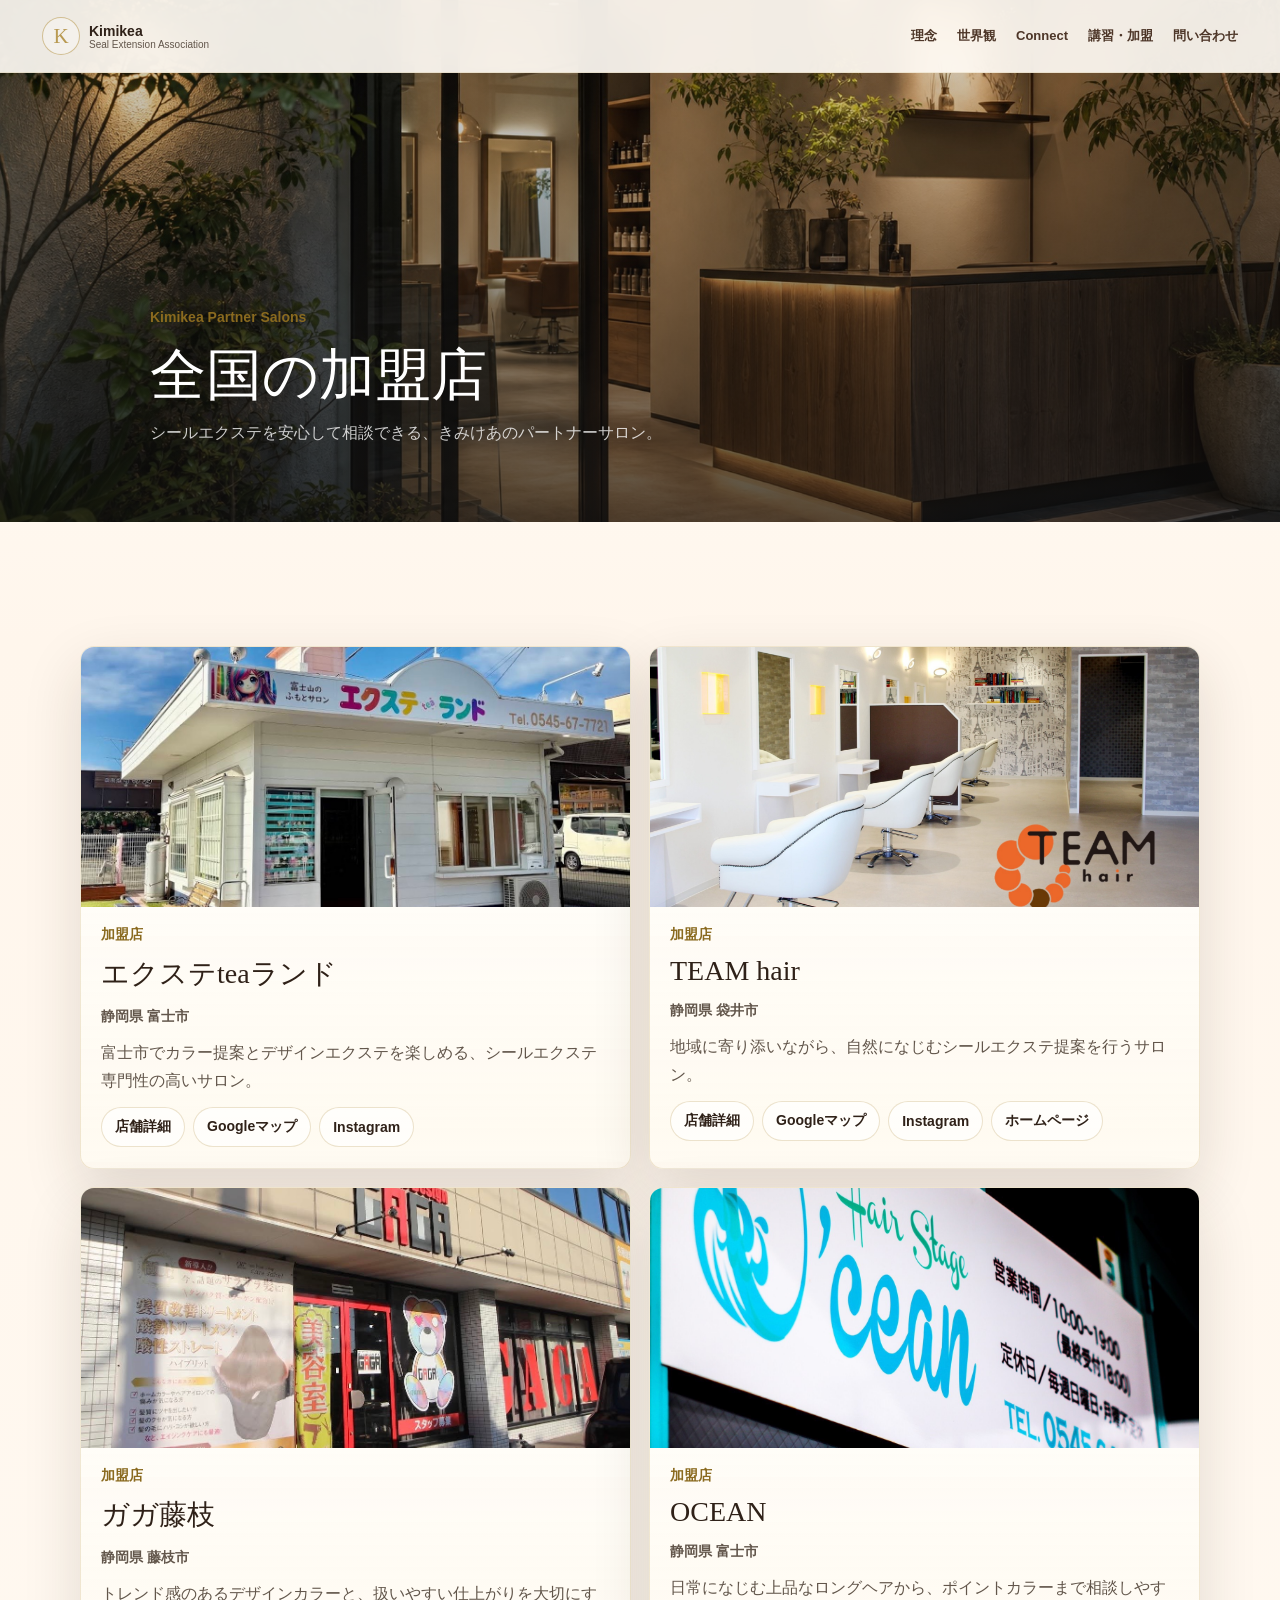
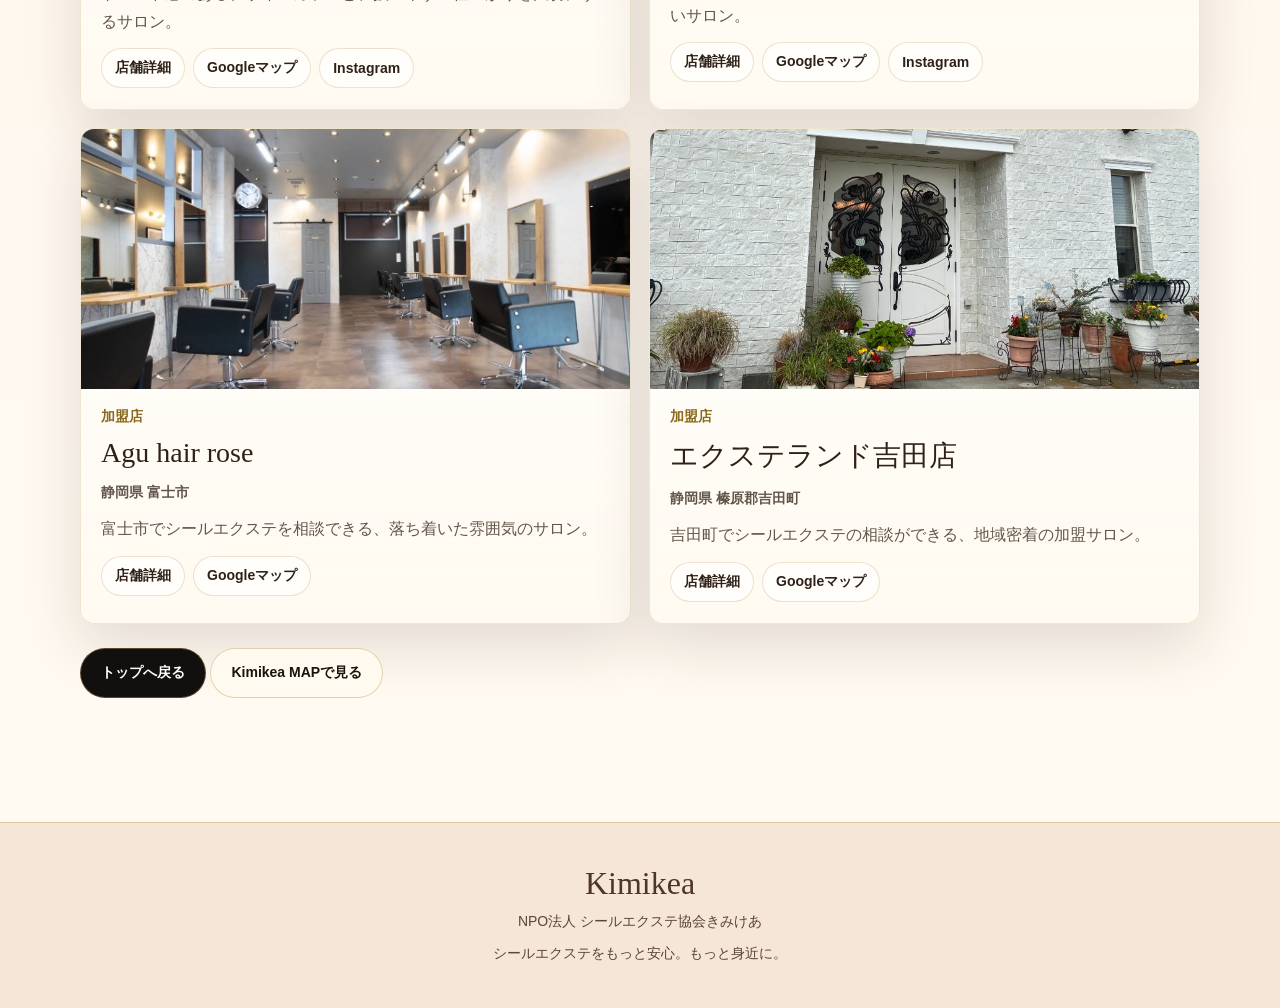
<file: docs/shops.html>
<!DOCTYPE html>
<html lang="ja">
<head>
  <meta charset="UTF-8">
  <meta name="viewport" content="width=device-width, initial-scale=1, viewport-fit=cover">
  <meta name="theme-color" content="#f6f1e8">
  <meta name="color-scheme" content="light dark">
  <title>全国の加盟店 | NPO法人シールエクステ協会きみけあ</title>
  <meta name="description" content="NPO法人シールエクステ協会きみけあの加盟店一覧。シールエクステを相談できるパートナーサロンを紹介します。">
  <link rel="canonical" href="https://boss-team1129.github.io/kimikea-official-site/shops.html">
  <link rel="stylesheet" href="./style.css?v=20260729-shop-images-3">
  <script src="./site.js?v=20260729-real-shop-images-1" defer></script>
</head>
<body>
  <a class="skip-link" href="#main">本文へ移動</a>
  <header class="site-header">
    <a class="brand" href="./index.html#top" aria-label="きみけあ公式サイトトップへ">
      <span class="brand-mark">K</span>
      <span><strong>Kimikea</strong><small>Seal Extension Association</small></span>
    </a>
    <button class="menu-toggle" type="button" aria-controls="siteNav" aria-expanded="false">Menu</button>
    <nav id="siteNav" class="site-nav" aria-label="主要メニュー">
      <a href="./index.html#brand-message">理念</a>
      <a href="./index.html#world">世界観</a>
      <a href="./index.html#connect">Connect</a>
      <a href="./index.html#learn-partner">講習・加盟</a>
      <a href="./index.html#contact">問い合わせ</a>
    </nav>
  </header>

  <main id="main">
    <section class="sub-hero shop-list-hero">
      <div class="sub-hero-inner reveal">
        <p class="section-kicker">Kimikea Partner Salons</p>
        <h1>全国の加盟店</h1>
        <p>シールエクステを安心して相談できる、きみけあのパートナーサロン。</p>
      </div>
    </section>

    <section class="section partner-list-section">
      <div id="shopList" class="shop-list reveal" aria-live="polite">
        <article class="shop-card shop-card-fallback">
          <div class="shop-card-body">
            <span>Loading</span>
            <h3>加盟店情報を読み込み中です</h3>
            <p>Kimikea Partner Salons</p>
          </div>
        </article>
      </div>
      <div class="section-action reveal">
        <a class="button button-dark" href="./index.html#partner-salons">トップへ戻る</a>
        <a class="button button-light" href="https://boss-team1129.github.io/Kimikea-Connect/index.html?view=map" target="_blank" rel="noopener">Kimikea MAPで見る</a>
      </div>
    </section>
  </main>

  <footer class="site-footer">
    <strong>Kimikea</strong>
    <p>NPO法人 シールエクステ協会きみけあ</p>
    <p>シールエクステをもっと安心。もっと身近に。</p>
  </footer>
</body>
</html>
</file>
<file: docs/style.css>
:root {
  color-scheme: light;
  --bg: #f4eee4;
  --paper: #fffdf8;
  --ivory: #fbf6ed;
  --ink: #141210;
  --muted: #71675d;
  --gold: #b99a52;
  --gold-soft: #dfca98;
  --brown: #4d3628;
  --deep-brown: #211711;
  --black: #11100f;
  --line: rgba(32, 25, 18, 0.13);
  --shadow: 0 28px 74px rgba(49, 35, 21, 0.14);
  --deep-shadow: 0 34px 96px rgba(0, 0, 0, 0.34);
  --radius: 8px;
  --font-serif: "Times New Roman", "Yu Mincho", "Hiragino Mincho ProN", serif;
  --font-sans: -apple-system, BlinkMacSystemFont, "Noto Sans JP", "Helvetica Neue", sans-serif;
}

* { box-sizing: border-box; }

html {
  scroll-behavior: smooth;
  background: var(--bg);
}

body {
  min-width: 320px;
  margin: 0;
  overflow-x: hidden;
  background:
    radial-gradient(circle at 8% 0, rgba(255,255,255,.88), transparent 22rem),
    linear-gradient(180deg, #fffaf2, var(--bg) 34rem, #f8f1e7);
  color: var(--ink);
  font-family: var(--font-sans);
  letter-spacing: 0;
  -webkit-font-smoothing: antialiased;
  text-rendering: optimizeLegibility;
}

body.is-menu-open {
  overflow: hidden;
}

img {
  display: block;
  max-width: 100%;
}

section {
  scroll-margin-top: 104px;
}

a {
  color: inherit;
  text-decoration: none;
}

p, h1, h2, h3 {
  margin-top: 0;
}

p {
  line-height: 1.88;
}

.skip-link {
  position: fixed;
  left: 12px;
  top: 12px;
  z-index: 100;
  padding: 10px 14px;
  background: var(--black);
  color: #fff;
  transform: translateY(-150%);
}

.skip-link:focus { transform: translateY(0); }

.site-header {
  position: fixed;
  inset: 0 0 auto;
  z-index: 50;
  display: flex;
  align-items: center;
  justify-content: space-between;
  padding: max(14px, env(safe-area-inset-top)) 18px 14px;
  background: rgba(244, 238, 228, .72);
  border-bottom: 1px solid rgba(185,154,82,.16);
  backdrop-filter: blur(18px);
  -webkit-backdrop-filter: blur(18px);
}

.is-menu-open .site-header {
  background: rgba(17,16,15,.98);
  border-bottom-color: rgba(255,255,255,.1);
}

.brand {
  display: inline-flex;
  align-items: center;
  gap: 10px;
  position: relative;
  z-index: 70;
}

.brand-mark {
  display: grid;
  width: 38px;
  height: 38px;
  place-items: center;
  border: 1px solid rgba(185,154,82,.58);
  border-radius: 50%;
  background: rgba(255,255,255,.34);
  color: var(--gold);
  font-family: var(--font-serif);
  font-size: 21px;
}

.brand strong {
  display: block;
  font-size: 14px;
}

.brand small {
  display: block;
  color: var(--muted);
  font-size: 10px;
  letter-spacing: 0;
}

.menu-toggle {
  position: relative;
  z-index: 70;
  min-height: 42px;
  padding: 0 15px;
  border: 1px solid rgba(185,154,82,.36);
  border-radius: 999px;
  background: rgba(255,255,255,.46);
  color: var(--ink);
  font: inherit;
  font-size: 12px;
  font-weight: 800;
}

.site-nav {
  position: fixed;
  top: 0;
  left: 0;
  width: 100vw;
  height: 100dvh;
  display: grid;
  align-content: start;
  gap: 18px;
  z-index: 60;
  padding: 132px 28px 40px;
  background: #11100f;
  color: #fff;
  opacity: 0;
  pointer-events: none;
  transform: translateY(-8px);
  transition: opacity .28s ease, transform .28s ease;
}

.site-nav.is-open {
  opacity: 1;
  pointer-events: auto;
  transform: translateY(0);
}

.site-nav a {
  font-family: var(--font-serif);
  font-size: 30px;
  line-height: 1.22;
}

.is-menu-open .brand,
.is-menu-open .brand small,
.is-menu-open .menu-toggle {
  color: #fff;
}

.is-menu-open .brand-mark {
  background: rgba(255,255,255,.08);
}

.hero {
  position: relative;
  min-height: 100svh;
  display: grid;
  align-items: end;
  overflow: hidden;
  padding: 120px 18px 70px;
  background: var(--black);
  color: #fff;
  isolation: isolate;
}

.hero-media {
  position: absolute;
  inset: 0;
  z-index: -2;
}

.hero-media::after {
  content: "";
  position: absolute;
  inset: 0;
  background:
    linear-gradient(180deg, rgba(0,0,0,.18), rgba(0,0,0,.08) 42%, rgba(0,0,0,.72)),
    linear-gradient(90deg, rgba(0,0,0,.5), rgba(0,0,0,.1) 60%, rgba(0,0,0,.22));
}

.hero-media img {
  width: 100%;
  height: 100%;
  object-fit: cover;
  object-position: 64% center;
  animation: heroBreath 18s ease-in-out infinite alternate;
}

.hero-copy {
  position: relative;
  width: min(100%, 1060px);
  margin: 0 auto;
}

.eyebrow,
.section-kicker {
  margin: 0 0 15px;
  color: var(--gold);
  font-size: 12px;
  font-weight: 800;
  letter-spacing: 0;
}

.hero .eyebrow,
.brand-declaration .section-kicker,
.connect-copy .section-kicker,
.contact-inner .section-kicker {
  color: var(--gold-soft);
}

.hero h1 {
  max-width: 760px;
  margin: 0 0 14px;
  font-family: var(--font-serif);
  font-size: 52px;
  font-weight: 400;
  line-height: 1.02;
}

.hero-lead {
  margin: 0;
  color: #f6e8c6;
  font-family: var(--font-serif);
  font-size: 25px;
  line-height: 1.35;
}

.scroll-cue {
  position: absolute;
  right: 18px;
  bottom: max(24px, env(safe-area-inset-bottom));
  z-index: 2;
  color: rgba(255,255,255,.7);
  font-size: 11px;
  writing-mode: vertical-rl;
}

.scroll-cue::after {
  content: "";
  display: block;
  width: 1px;
  height: 42px;
  margin: 10px auto 0;
  background: linear-gradient(var(--gold), transparent);
  animation: scrollLine 1.8s ease-in-out infinite;
}

.brand-message {
  display: grid;
  gap: 28px;
  padding: 86px 18px 92px;
}

.message-copy,
.message-photo {
  width: min(100%, 1120px);
  margin: 0 auto;
}

.message-copy {
  max-width: 760px;
}

.message-copy h2,
.section h2,
.brand-declaration h2,
.connect-copy h2,
.contact-inner h2 {
  margin: 0 0 20px;
  font-family: var(--font-serif);
  font-size: 40px;
  font-weight: 400;
  line-height: 1.12;
}

.message-copy p:not(.section-kicker),
.section-head .lead,
.connect-copy p,
.contact-inner p {
  color: var(--muted);
  font-size: 15px;
}

.message-photo {
  overflow: hidden;
  border-radius: var(--radius);
  box-shadow: var(--shadow);
}

.message-photo img {
  width: 100%;
  aspect-ratio: 16 / 10;
  object-fit: cover;
  object-position: 36% center;
  transition: transform 1.2s ease;
}

.message-photo:hover img {
  transform: scale(1.025);
}

.brand-declaration {
  position: relative;
  overflow: hidden;
  padding: 118px 18px;
  background:
    linear-gradient(180deg, rgba(17,16,15,.86), rgba(33,23,17,.98)),
    url("./assets/style-gradation.jpg") 62% center / cover;
  color: #fff;
}

.brand-declaration::after {
  content: "";
  position: absolute;
  inset: auto 0 0;
  height: 44%;
  background: linear-gradient(180deg, transparent, rgba(0,0,0,.42));
}

.declaration-inner {
  position: relative;
  z-index: 1;
  width: min(100%, 980px);
  margin: 0 auto;
}

.brand-declaration h2 {
  font-size: 46px;
}

.brand-declaration p:not(.section-kicker) {
  max-width: 560px;
  color: rgba(255,255,255,.76);
}

.section {
  padding: 88px 18px;
}

.section > * {
  width: min(100%, 1120px);
  margin-left: auto;
  margin-right: auto;
}

.section-head {
  max-width: 780px;
}

.world-grid {
  display: grid;
  gap: 16px;
}

.world-card {
  min-height: 310px;
  display: grid;
  align-content: end;
  gap: 18px;
  overflow: hidden;
  padding: 20px;
  border: 1px solid var(--line);
  border-radius: var(--radius);
  background: var(--paper);
  box-shadow: 0 14px 42px rgba(44,32,19,.08);
  transition: transform .32s ease, box-shadow .32s ease;
}

.world-card:hover {
  transform: translateY(-5px);
  box-shadow: var(--shadow);
}

.world-image {
  min-height: 230px;
  margin: -20px -20px 0;
  background: #ded2c0 center / cover;
}

.style-image {
  background-image:
    linear-gradient(180deg, rgba(0,0,0,.05), rgba(0,0,0,.34)),
    url("./assets/style-earring-color.jpg");
  background-position: 62% center;
}

.color-image {
  background-image:
    linear-gradient(180deg, rgba(255,255,255,.08), rgba(33,23,17,.24)),
    url("./assets/color-chart.jpg");
  background-position: center;
}

.education-image {
  background-image:
    linear-gradient(180deg, rgba(255,255,255,.04), rgba(33,23,17,.28)),
    url("./assets/education-class.jpg");
  background-position: 50% center;
}

.community-image {
  background-image:
    linear-gradient(180deg, rgba(255,255,255,.03), rgba(33,23,17,.32)),
    url("./assets/community-event.jpg");
  background-position: 48% center;
}

.connect-image {
  background-image:
    linear-gradient(180deg, rgba(255,255,255,.02), rgba(0,0,0,.42)),
    url("./assets/connect-app.jpg");
  background-position: 47% center;
}

.world-card span,
.choice-card span,
.activity-row span {
  display: block;
  color: var(--gold);
  font-size: 12px;
  font-weight: 800;
}

.world-card h3,
.choice-card h3,
.activity-row strong {
  margin: 8px 0 10px;
  font-family: var(--font-serif);
  font-size: 30px;
  font-weight: 400;
}

.world-card p,
.activity-row p,
.choice-card p,
.choice-card small,
.charm-list p,
.notice-list p,
.faq-list p {
  color: var(--muted);
}

.world-card a,
.activity-row a {
  display: inline-flex;
  width: fit-content;
  margin-top: 2px;
  padding-bottom: 4px;
  border-bottom: 1px solid rgba(185,154,82,.72);
  color: var(--ink);
  font-size: 14px;
  font-weight: 800;
}

.world-card-wide {
  background: var(--black);
  color: #fff;
}

.world-card-wide p {
  color: rgba(255,255,255,.74);
}

.world-card-wide a {
  color: #fff;
}

.style-variation-section {
  overflow: hidden;
  background: linear-gradient(180deg, #fffaf1, #f4eee4);
}

.style-strip {
  display: flex;
  gap: 14px;
  width: calc(100% + 36px);
  max-width: none;
  margin-left: -18px;
  margin-right: -18px;
  overflow-x: auto;
  padding: 2px 18px 18px;
  scroll-snap-type: x mandatory;
  -webkit-overflow-scrolling: touch;
  scrollbar-width: none;
}

.style-strip::-webkit-scrollbar {
  display: none;
}

.style-strip article {
  position: relative;
  flex: 0 0 74vw;
  max-width: 410px;
  overflow: hidden;
  border-radius: 12px;
  background: var(--black);
  box-shadow: 0 18px 48px rgba(45,31,18,.14);
  scroll-snap-align: center;
}

.style-strip img {
  width: 100%;
  aspect-ratio: 4 / 5;
  object-fit: cover;
  transition: transform 1.1s ease;
}

.style-strip article:hover img {
  transform: scale(1.035);
}

.style-strip span {
  position: absolute;
  left: 16px;
  bottom: 16px;
  padding: 9px 13px;
  border: 1px solid rgba(255,255,255,.24);
  border-radius: 999px;
  background: rgba(17,16,15,.38);
  color: #fff;
  font-size: 13px;
  font-weight: 900;
  backdrop-filter: blur(14px);
  -webkit-backdrop-filter: blur(14px);
}

.charm-section {
  background: #fffaf1;
}

.charm-layout {
  display: grid;
  gap: 28px;
}

.charm-photo {
  margin: 0;
  overflow: hidden;
  border-radius: var(--radius);
  box-shadow: var(--shadow);
}

.charm-photo img {
  width: 100%;
  aspect-ratio: 4 / 5;
  object-fit: cover;
  object-position: 42% center;
}

.charm-list {
  display: grid;
  gap: 18px;
}

.charm-list article {
  padding-bottom: 18px;
  border-bottom: 1px solid var(--line);
}

.charm-list strong {
  display: block;
  font-size: 21px;
}

.charm-list p {
  margin: 6px 0 0;
}

.activities-section {
  background:
    radial-gradient(circle at 86% 12%, rgba(185,154,82,.12), transparent 18rem),
    var(--bg);
}

.partner-section {
  overflow: hidden;
  background:
    linear-gradient(180deg, rgba(255,250,241,.92), rgba(244,238,228,.98)),
    radial-gradient(circle at 92% 10%, rgba(185,154,82,.14), transparent 18rem);
}

.shop-carousel {
  display: flex;
  gap: 16px;
  width: calc(100% + 36px);
  max-width: none;
  margin-left: -18px;
  margin-right: -18px;
  overflow-x: auto;
  overscroll-behavior-x: contain;
  scroll-snap-type: x mandatory;
  scroll-padding-inline: 11vw;
  padding: 2px 11vw 18px;
  -webkit-overflow-scrolling: touch;
  scrollbar-width: none;
}

.shop-carousel::-webkit-scrollbar {
  display: none;
}

.shop-card {
  flex: 0 0 80vw;
  max-width: 460px;
  overflow: hidden;
  border: 1px solid rgba(185,154,82,.22);
  border-radius: 14px;
  background:
    linear-gradient(180deg, rgba(255,255,255,.72), rgba(255,250,240,.9)),
    rgba(255,253,248,.9);
  box-shadow: 0 22px 58px rgba(50,36,21,.14);
  scroll-snap-align: center;
  transition: transform .32s ease, box-shadow .32s ease;
}

.shop-card:hover {
  transform: translateY(-4px);
  box-shadow: var(--shadow);
}

.shop-photo {
  margin: 0;
  overflow: hidden;
  background:
    linear-gradient(135deg, rgba(255,255,255,.88), rgba(224,202,150,.24)),
    #e9ddca;
}

.shop-photo img {
  width: 100%;
  height: clamp(230px, 54vw, 320px);
  object-fit: cover;
  object-position: center;
  transition: transform 1.05s ease, filter .35s ease;
}

.shop-photo-missing {
  display: grid;
  min-height: clamp(230px, 54vw, 320px);
  place-items: center;
  padding: 28px;
  color: rgba(67,50,34,.68);
  font-size: 13px;
  font-weight: 800;
  letter-spacing: .08em;
  background:
    linear-gradient(135deg, rgba(255,255,255,.88), rgba(224,202,150,.2)),
    repeating-linear-gradient(135deg, rgba(190,154,82,.08) 0 1px, transparent 1px 12px),
    #efe7dc;
}

.shop-card:hover .shop-photo img {
  transform: scale(1.035);
  filter: saturate(1.04) contrast(1.02);
}

.shop-card-body {
  display: grid;
  gap: 11px;
  padding: 19px 20px 21px;
}

.shop-card-body span,
.shop-meta {
  color: var(--gold);
  font-size: 12px;
  font-weight: 900;
}

.shop-card h3 {
  margin: 0;
  font-family: var(--font-serif);
  font-size: 28px;
  font-weight: 400;
}

.shop-card p {
  margin: 0;
  color: var(--muted);
  font-size: 14px;
  line-height: 1.72;
}

.shop-actions {
  display: flex;
  flex-wrap: wrap;
  gap: 8px;
  margin-top: 2px;
}

.shop-actions a {
  display: inline-flex;
  min-height: 40px;
  align-items: center;
  justify-content: center;
  padding: 0 13px;
  border: 1px solid rgba(185,154,82,.28);
  border-radius: 999px;
  background: rgba(255,255,255,.66);
  color: var(--ink);
  font-size: 12px;
  font-weight: 900;
  transition: transform .25s ease, background .25s ease, border-color .25s ease;
}

.shop-actions a:hover {
  transform: translateY(-2px);
  border-color: rgba(185,154,82,.55);
  background: rgba(255,255,255,.92);
}

.shop-card-fallback {
  min-height: 280px;
  display: grid;
  align-content: center;
}

.sub-hero {
  min-height: 58svh;
  display: grid;
  align-items: end;
  padding: 130px 18px 58px;
  background:
    linear-gradient(180deg, rgba(17,16,15,.12), rgba(17,16,15,.7)),
    url("./assets/shop-ocean.jpg") center / cover;
  color: #fff;
}

.sub-hero-inner {
  width: min(100%, 980px);
  margin: 0 auto;
}

.sub-hero h1 {
  margin: 0 0 12px;
  font-family: var(--font-serif);
  font-size: 56px;
  font-weight: 400;
  line-height: 1.08;
}

.sub-hero p:not(.section-kicker) {
  max-width: 540px;
  color: rgba(255,255,255,.78);
}

.shop-list {
  display: grid;
  gap: 18px;
}

.shop-list .shop-card {
  max-width: none;
}

.activity-row {
  display: grid;
  gap: 12px;
}

.activity-row article {
  overflow: hidden;
  min-height: 210px;
  padding: 0 24px 24px;
  border: 1px solid var(--line);
  border-radius: var(--radius);
  background: rgba(255,253,248,.72);
  box-shadow: 0 12px 34px rgba(42,31,18,.07);
}

.activity-row article::before {
  content: "";
  display: block;
  height: 150px;
  margin: 0 -24px 22px;
  background: center / cover;
}

.activity-row article:nth-child(1)::before {
  background-image:
    linear-gradient(180deg, rgba(255,255,255,.02), rgba(33,23,17,.26)),
    url("./assets/stylist-community.jpg");
  background-position: 50% center;
}

.activity-row article:nth-child(2)::before {
  background-image:
    linear-gradient(180deg, rgba(255,255,255,.02), rgba(33,23,17,.26)),
    url("./assets/shop-team-hair.jpg");
  background-position: center;
}

.activity-row article:nth-child(3)::before {
  background-image:
    linear-gradient(180deg, rgba(255,255,255,.02), rgba(33,23,17,.3)),
    url("./assets/community-event.jpg");
  background-position: 45% center;
}

.connect-section {
  display: grid;
  gap: 40px;
  overflow: hidden;
  padding: 96px 18px;
  background: linear-gradient(180deg, #151311 0, #2b2119 100%);
  color: #fff;
}

.connect-copy,
.device-stage {
  width: min(100%, 1120px);
  margin: 0 auto;
}

.connect-copy {
  max-width: 760px;
}

.connect-copy p {
  color: rgba(255,255,255,.74);
}

.button {
  display: inline-flex;
  min-height: 50px;
  align-items: center;
  justify-content: center;
  padding: 0 20px;
  border: 1px solid rgba(185,154,82,.42);
  border-radius: 999px;
  font-size: 14px;
  font-weight: 800;
  transition: transform .28s ease, box-shadow .28s ease, background .28s ease, border-color .28s ease;
}

.button:hover {
  transform: translateY(-3px);
  box-shadow: 0 16px 34px rgba(0,0,0,.14);
}

.button-dark {
  background: var(--black);
  color: #fff;
}

.button-light {
  background: rgba(255,250,240,.94);
  color: #17130e;
}

.button-ghost {
  background: rgba(255,255,255,.1);
  color: inherit;
  backdrop-filter: blur(14px);
  -webkit-backdrop-filter: blur(14px);
}

.device-stage {
  position: relative;
  display: grid;
  justify-items: center;
  gap: 22px;
  min-height: 620px;
}

.device-shadow {
  position: absolute;
  width: 78%;
  max-width: 560px;
  height: 170px;
  bottom: 74px;
  border-radius: 50%;
  background: radial-gradient(ellipse at center, rgba(223,202,152,.28), rgba(0,0,0,0) 68%);
  filter: blur(10px);
}

.phone-mockup {
  position: relative;
  width: min(82vw, 350px);
  padding: 13px;
  border: 1px solid rgba(255,255,255,.16);
  border-radius: 42px;
  background: linear-gradient(145deg, #0e0d0c, #2d2822);
  box-shadow: 0 38px 96px rgba(0,0,0,.45);
  transform: rotate(-2deg);
}

.phone-notch {
  width: 86px;
  height: 6px;
  margin: 5px auto 12px;
  border-radius: 999px;
  background: #514941;
}

.app-screen {
  min-height: 560px;
  overflow: hidden;
  border-radius: 30px;
  background: var(--ivory);
  color: var(--ink);
}

.app-hero {
  min-height: 250px;
  padding: 28px 22px;
  background:
    linear-gradient(180deg, rgba(20,18,15,.06), rgba(20,18,15,.64)),
    url("./assets/connect-app.jpg") 48% center / cover;
  color: #fff;
}

.app-hero span {
  color: var(--gold-soft);
  font-size: 12px;
  font-weight: 800;
}

.app-hero strong {
  display: block;
  margin-top: 96px;
  font-family: var(--font-serif);
  font-size: 34px;
  font-weight: 400;
}

.app-cards {
  display: grid;
  gap: 12px;
  padding: 18px;
}

.app-cards i {
  display: grid;
  align-content: center;
  min-height: 76px;
  padding: 14px;
  border-radius: var(--radius);
  background: linear-gradient(90deg, #efe3cf, #fff);
  box-shadow: 0 10px 26px rgba(68,49,28,.08);
  font-style: normal;
}

.app-cards b {
  color: var(--gold);
  font-size: 12px;
}

.app-cards small {
  color: var(--muted);
  font-size: 14px;
  font-weight: 800;
}

.app-nav {
  display: grid;
  grid-template-columns: repeat(4, 1fr);
  gap: 8px;
  padding: 0 24px 22px;
}

.app-nav span {
  height: 6px;
  border-radius: 999px;
  background: rgba(185,154,82,.34);
}

.feature-list {
  position: relative;
  display: flex;
  flex-wrap: wrap;
  justify-content: center;
  gap: 8px;
  padding: 0;
  margin: 0;
  list-style: none;
}

.feature-list li {
  padding: 9px 13px;
  border: 1px solid rgba(223,202,152,.2);
  border-radius: 999px;
  background: rgba(255,255,255,.08);
  color: rgba(255,255,255,.78);
  font-size: 13px;
  font-weight: 800;
}

.choice-section {
  background: #fffaf1;
}

.choice-grid {
  display: grid;
  gap: 16px;
}

.choice-card {
  display: grid;
  gap: 14px;
  padding: 28px 24px;
  border: 1px solid var(--line);
  border-radius: var(--radius);
  background: var(--paper);
  box-shadow: var(--shadow);
}

.choice-card.dark {
  background: var(--black);
  color: #fff;
}

.choice-card.dark p,
.choice-card.dark small {
  color: rgba(255,255,255,.72);
}

.choice-card strong {
  display: block;
  font-family: var(--font-serif);
  font-size: 30px;
  font-weight: 400;
  line-height: 1.2;
}

.choice-card small {
  display: block;
  margin-top: -8px;
}

.choice-points {
  display: grid;
  gap: 7px;
  margin: 0;
  padding: 0;
  list-style: none;
  color: rgba(255,255,255,.78);
  font-size: 13px;
}

.choice-points li {
  position: relative;
  padding-left: 14px;
}

.choice-points li::before {
  content: "";
  position: absolute;
  left: 0;
  top: .72em;
  width: 5px;
  height: 5px;
  border-radius: 50%;
  background: var(--gold-soft);
}

.stats-grid {
  display: grid;
  grid-template-columns: repeat(2, minmax(0, 1fr));
  gap: 12px;
}

.stats-grid article {
  padding: 28px 18px;
  border: 1px solid var(--line);
  border-radius: var(--radius);
  background: rgba(255,253,248,.72);
  text-align: center;
}

.stats-grid strong {
  display: block;
  font-family: var(--font-serif);
  font-size: 48px;
  font-weight: 400;
}

.stats-grid span {
  color: var(--muted);
  font-weight: 800;
}

.news-section,
.faq-section {
  background: #fffaf1;
}

.notice-list {
  display: grid;
  gap: 12px;
}

.notice-list article {
  padding: 22px 0;
  border-bottom: 1px solid var(--line);
}

.notice-list time {
  display: block;
  margin-bottom: 8px;
  color: var(--gold);
  font-size: 12px;
  font-weight: 900;
}

.notice-list strong {
  display: block;
  margin-bottom: 6px;
  font-size: 18px;
}

.notice-list p {
  margin-bottom: 0;
  font-size: 14px;
}

.section-action {
  margin-top: 24px;
}

.faq-list {
  display: grid;
  gap: 8px;
  max-width: 980px;
}

.faq-list[data-collapsed="true"] details:nth-of-type(n+6) {
  display: none;
}

details {
  border-bottom: 1px solid var(--line);
  padding: 17px 0;
}

summary {
  cursor: pointer;
  font-weight: 900;
  list-style: none;
}

summary::-webkit-details-marker { display: none; }

details p {
  margin: 12px 0 0;
  font-size: 14px;
}

.contact-section {
  position: relative;
  overflow: hidden;
  padding: 96px 18px;
  background:
    linear-gradient(180deg, rgba(0,0,0,.5), rgba(0,0,0,.76)),
    url("./assets/community-event.jpg") center / cover;
  color: #fff;
}

.contact-inner {
  width: min(100%, 780px);
  margin: 0 auto;
  padding: 34px 22px;
  border: 1px solid rgba(255,255,255,.18);
  border-radius: var(--radius);
  background: rgba(255,255,255,.08);
  text-align: center;
  backdrop-filter: blur(18px);
  -webkit-backdrop-filter: blur(18px);
}

.contact-inner p {
  color: rgba(255,255,255,.78);
}

.contact-actions {
  display: flex;
  flex-wrap: wrap;
  justify-content: center;
  gap: 10px;
  margin-top: 28px;
}

.site-footer {
  padding: 42px 18px max(42px, env(safe-area-inset-bottom));
  background: var(--black);
  color: rgba(255,255,255,.72);
  text-align: center;
}

.site-footer strong {
  display: block;
  color: #fff;
  font-family: var(--font-serif);
  font-size: 32px;
  font-weight: 400;
}

.site-footer p {
  margin: 6px 0 0;
  font-size: 13px;
}

.reveal {
  opacity: 0;
  transform: translateY(22px);
  transition: opacity .78s ease, transform .78s ease;
}

.reveal.is-visible {
  opacity: 1;
  transform: translateY(0);
}

@keyframes heroBreath {
  from { transform: scale(1); }
  to { transform: scale(1.035); }
}

@keyframes scrollLine {
  50% { transform: translateY(8px); opacity: .45; }
}

@media (min-width: 760px) {
  .site-header {
    padding-left: 42px;
    padding-right: 42px;
  }

  .menu-toggle {
    display: none;
  }

  .site-nav {
    position: static;
    width: auto;
    height: auto;
    display: flex;
    align-items: center;
    gap: 24px;
    padding: 0;
    background: transparent;
    color: var(--muted);
    opacity: 1;
    pointer-events: auto;
    transform: none;
  }

  .site-nav a {
    font-family: var(--font-sans);
    font-size: 13px;
    font-weight: 800;
  }

  .hero {
    padding: 130px 48px 62px;
  }

  .hero h1 {
    font-size: 92px;
  }

  .hero-lead {
    font-size: 36px;
  }

  .brand-message {
    grid-template-columns: .82fr 1.18fr;
    align-items: center;
    gap: 52px;
    padding: 124px 42px;
  }

  .message-copy,
  .message-photo {
    width: 100%;
  }

  .message-copy {
    justify-self: end;
    max-width: 500px;
  }

  .message-photo img {
    object-position: center;
  }

  .message-copy h2,
  .section h2,
  .brand-declaration h2,
  .connect-copy h2,
  .contact-inner h2 {
    font-size: 62px;
  }

  .section {
    padding: 124px 42px;
  }

  .world-grid {
    grid-template-columns: repeat(6, minmax(0, 1fr));
    align-items: stretch;
  }

  .world-card {
    grid-column: span 3;
  }

  .world-card-large {
    grid-column: span 4;
    min-height: 560px;
  }

  .world-card-wide {
    grid-column: span 6;
    min-height: 280px;
  }

  .world-card:nth-child(2),
  .world-card:nth-child(3),
  .world-card:nth-child(4) {
    grid-column: span 2;
  }

  .world-card:nth-child(3),
  .world-card:nth-child(4) {
    min-height: 360px;
  }

  .style-strip {
    width: min(100%, 1120px);
    max-width: 1120px;
    margin-left: auto;
    margin-right: auto;
    padding-left: 0;
    padding-right: 0;
  }

  .style-strip article {
    flex-basis: calc((100% - 42px) / 4);
  }

  .charm-layout {
    grid-template-columns: minmax(0, 1.05fr) minmax(0, .95fr);
    align-items: center;
    gap: 48px;
  }

  .charm-photo img {
    aspect-ratio: 5 / 6;
  }

  .activity-row,
  .choice-grid {
    grid-template-columns: repeat(3, minmax(0, 1fr));
  }

  .shop-carousel {
    width: min(100%, 1120px);
    max-width: 1120px;
    margin-left: auto;
    margin-right: auto;
    padding-left: 0;
    padding-right: 0;
    scroll-padding-inline: 0;
  }

  .shop-card {
    flex: 0 0 calc((100% - 32px) / 3);
    max-width: none;
  }

  .shop-photo img {
    height: 260px;
  }

  .shop-photo-missing {
    min-height: 260px;
  }

  .choice-grid {
    grid-template-columns: repeat(2, minmax(0, 1fr));
  }

  .connect-section {
    grid-template-columns: minmax(0, .88fr) minmax(0, 1.12fr);
    align-items: center;
    gap: 48px;
    padding: 132px 42px;
  }

  .connect-copy,
  .device-stage {
    width: 100%;
  }

  .connect-copy {
    justify-self: end;
    max-width: 540px;
  }

  .stats-grid {
    grid-template-columns: repeat(4, minmax(0, 1fr));
  }

  .stats-grid strong {
    font-size: 74px;
  }

  .notice-list {
    grid-template-columns: repeat(3, minmax(0, 1fr));
    gap: 24px;
  }

  .shop-list {
    grid-template-columns: repeat(2, minmax(0, 1fr));
  }

  .notice-list article {
    padding-right: 18px;
  }
}

@media (min-width: 1120px) {
  .hero h1 {
    font-size: 116px;
  }

  .brand-declaration h2 {
    font-size: 84px;
  }

  .shop-card {
    flex-basis: calc((100% - 48px) / 4);
  }
}

@media (max-width: 420px) {
  .hero h1 {
    font-size: 51px;
  }

  .button,
  .contact-actions .button {
    width: 100%;
  }
}

/* Association hub, membership, AI diagnosis, Hong Kong, about */
/* Keep the primary actions visible without oversized Japanese heading wraps. */
.hero h1{font-size:clamp(2rem,5.7vw,4.8rem);line-height:1.24;max-width:100%;letter-spacing:-.04em}

.visually-hidden{position:absolute;width:1px;height:1px;margin:-1px;padding:0;overflow:hidden;clip:rect(0,0,0,0);white-space:nowrap;border:0}
a:focus-visible,button:focus-visible,summary:focus-visible{outline:3px solid #8a6a1f;outline-offset:3px}
.hero a:focus-visible,.connect-section a:focus-visible,.contact-section a:focus-visible,.site-footer a:focus-visible,.is-menu-open .site-nav a:focus-visible,.is-menu-open .menu-toggle:focus-visible{outline-color:#f1d99a}
.site-header{gap:10px}
.brand{min-width:0;gap:9px}
.brand-emblem{position:relative;flex:0 0 auto;display:block;width:44px;height:50px;overflow:hidden;border:1px solid rgba(185,154,82,.55);border-radius:10px;background:#fff}
.brand-emblem img{position:absolute;left:-73px;top:-21px;width:190px;max-width:none;height:auto}
.brand-text{display:block;min-width:0}
.brand .brand-text strong{font-size:14px;line-height:1.35;font-weight:800;overflow-wrap:anywhere}
.brand .brand-text small{margin-top:2px;color:var(--muted);font-size:12px;line-height:1.3}
.menu-toggle{flex:0 0 auto;min-height:44px;min-width:64px;font-size:14px}
.site-nav a{display:flex;align-items:center;min-height:44px}
.hero .eyebrow{font-size:14px;line-height:1.6}
.hero-actions{display:flex;flex-wrap:wrap;gap:12px;margin-top:26px;padding-right:30px}
.hero-actions .button,.service-section .button{height:auto;min-height:52px;padding:12px 22px;font-size:16px;line-height:1.4;text-align:center}
.button-gold{border-color:#d9c184;background:linear-gradient(180deg,#d8bf7e,#b99a52);color:#1b140d}
.button-outline{border-color:#7a5b32;background:transparent;color:#4d3628}
.hub-section,.service-section{--ink:#141210;--muted:#5f554b;--paper:#fffdf8;--line:rgba(32,25,18,.16);color:var(--ink)}
.hub-section .section-kicker,.service-section .section-kicker{color:#8a6a1f}
.hub-section{padding:56px 18px;background:#fffaf1}
.hub-section h2{margin-bottom:0;font-size:32px}
.hub-grid{display:grid;gap:14px;margin-top:24px}
.hub-card{display:grid;gap:8px;align-content:start;min-height:44px;padding:22px 20px;border:1px solid var(--line);border-radius:var(--radius);background:var(--paper);box-shadow:0 12px 34px rgba(44,32,19,.08);transition:transform .28s ease,box-shadow .28s ease}
.hub-card:hover{transform:translateY(-3px);box-shadow:var(--shadow)}
.hub-card span{color:#8a6a1f;font-size:13px;font-weight:800}
.hub-card h3{margin:0;font-family:var(--font-serif);font-size:26px;font-weight:400}
.hub-card p{margin:0;color:var(--muted);font-size:16px;line-height:1.7}
.hub-card b{width:fit-content;padding-bottom:3px;border-bottom:1px solid #b99a52;font-size:15px}
.service-section{padding:72px 18px}
.service-section h2{margin-bottom:14px;font-size:36px;line-height:1.2}
.membership-section,.hk-section,.association-section{background:#f4eee4}
.ai-section{background:#fffaf1}
.service-grid{display:grid;gap:28px;align-items:center}
.service-copy p{margin-bottom:14px;color:var(--muted);font-size:16px}
.service-copy .service-lead{color:var(--brown);font-family:var(--font-serif);font-size:24px;line-height:1.5}
.service-copy .service-note{padding-left:12px;border-left:2px solid var(--gold);font-size:15px}
.price-card{display:grid;gap:14px;padding:28px 22px;border:1px solid rgba(185,154,82,.4);border-radius:var(--radius);background:var(--paper);box-shadow:var(--shadow)}
.price-label{margin:0;color:#8a6a1f;font-size:14px;font-weight:800}
.price{margin:0;font-family:var(--font-serif);line-height:1.1}
.price span{margin-right:8px;font-size:20px}
.price strong{font-size:56px;font-weight:400}
.button-row{display:flex;flex-wrap:wrap;gap:10px}
.button-row .button{flex:1 1 200px}
.ext-note{margin:12px 0 0;color:var(--muted);font-size:14px;line-height:1.6}
.price-card .ext-note{margin:0}
.ai-visual{display:grid;gap:12px;justify-items:center;margin:0}
.ai-screen{width:min(100%,340px);padding:22px 18px;border:1px solid rgba(185,154,82,.38);border-radius:28px;background:#fffdf8;box-shadow:var(--shadow)}
.ai-screen-head{margin:0 0 8px;color:#8a6a1f;font-size:13px;font-weight:800}
.ai-question{margin:0 0 14px;font-family:var(--font-serif);font-size:24px;line-height:1.4}
.ai-options{display:grid;gap:10px;margin:0;padding:0;list-style:none}
.ai-options li{padding:13px 16px;border:1px solid rgba(185,154,82,.4);border-radius:14px;background:#fbf6ed;font-size:16px;font-weight:800;line-height:1.5}
.ai-options li:first-child{border-color:var(--brown);background:var(--brown);color:#fff}
.ai-visual figcaption{max-width:340px;color:var(--muted);font-size:14px;line-height:1.6;text-align:center}
.hk-card{display:grid;width:min(100%,1120px);overflow:hidden;border:1px solid var(--line);border-radius:var(--radius);background:var(--paper);box-shadow:var(--shadow)}
.hk-card img{width:100%;aspect-ratio:16/10;object-fit:cover;object-position:center}
.hk-body{padding:26px 22px 30px}
.hk-body p{color:var(--muted);font-size:16px}
.hk-body .section-kicker{margin-bottom:12px}
#hk-title{font-size:clamp(1.75rem,4.2vw,2.625rem);line-height:1.35}
.hk-body .ext-note{margin-top:12px}
.association-card{display:grid;gap:26px;padding:26px 20px;border:1px solid rgba(185,154,82,.4);border-radius:var(--radius);background:var(--paper);box-shadow:var(--shadow)}
.association-logo{position:relative;justify-self:center;width:min(100%,360px);margin:0;aspect-ratio:1/1;overflow:hidden;border:1px solid var(--line);border-radius:var(--radius);background:#fff}
.association-logo img{position:absolute;left:-83.333%;top:-24.074%;width:266.667%;max-width:none;height:auto}
.association-body p{color:var(--muted);font-size:16px}
.association-body .association-brand{color:var(--brown);font-family:var(--font-serif);font-size:22px}
.association-info{display:grid;margin:18px 0 0}
.association-info div{display:grid;gap:2px;padding:12px 0;border-top:1px solid var(--line)}
.association-info dt{color:#8a6a1f;font-size:13px;font-weight:800}
.association-info dd{margin:0;font-size:16px;line-height:1.7;overflow-wrap:anywhere}
.association-info a{display:inline-flex;align-items:center;min-height:44px;text-decoration:underline;text-decoration-color:var(--gold);text-underline-offset:4px}
.text-link{color:inherit;font-weight:800;text-decoration:underline;text-decoration-color:var(--gold);text-underline-offset:4px}
.footer-brand{display:inline-flex;align-items:center;justify-content:center;gap:12px;max-width:100%}
.site-footer .footer-name{font-size:clamp(20px,6.2vw,30px);line-height:1.3;text-align:left}
.site-footer .footer-brandline{margin-top:10px;color:#f1e3c3;font-size:15px}
.site-footer .footer-address{font-size:14px;line-height:1.7}
.footer-links{display:flex;flex-wrap:wrap;justify-content:center;margin-top:12px}
.footer-links a{display:inline-flex;align-items:center;min-height:44px;padding:0 10px;color:#f1e3c3;font-size:14px;text-decoration:underline;text-underline-offset:4px}
.association-section h2{font-size:clamp(24px,7vw,44px)}
@media (min-width:360px){.brand .brand-text strong{font-size:14px}}
@media (min-width:760px){
.brand-emblem{width:56px;height:64px}
.brand-emblem img{left:-90px;top:-26px;width:240px}
.brand .brand-text strong{font-size:15px}
.site-nav{flex-wrap:wrap;justify-content:flex-end;gap:2px 20px}
.hero-actions{padding-right:0}
.hub-section{padding:72px 42px}
.hub-section h2{font-size:44px}
.hub-grid{grid-template-columns:repeat(3,minmax(0,1fr))}
.service-section{padding:104px 42px}
.service-section h2{font-size:52px}
.service-grid{grid-template-columns:minmax(0,1fr) minmax(0,.9fr);gap:56px}
.hk-card{grid-template-columns:minmax(0,1fr) minmax(0,1fr)}
.hk-card img{height:100%;min-height:340px;aspect-ratio:auto}
.hk-body{align-self:center;padding:44px 40px}
.association-card{grid-template-columns:minmax(0,.8fr) minmax(0,1.2fr);align-items:center;gap:44px;padding:40px}
.association-section h2{font-size:clamp(30px,4vw,44px)}
}

/* Style gallery */
.style-gallery{background:#fffaf1}
.style-gallery .section-kicker{color:#8a6a1f}
.style-gallery__grid{--style-gallery-gap:10px;display:grid;grid-template-columns:repeat(2,minmax(0,1fr));gap:var(--style-gallery-gap);margin:28px auto 0;padding:0;list-style:none}
.style-gallery__grid>li{min-width:0}
.style-gallery__grid>li:nth-child(3){grid-column:1/-1;justify-self:center;width:calc((100% - var(--style-gallery-gap)) / 2)}
.style-gallery__item{margin:0;overflow:hidden;border:1px solid var(--line);border-radius:var(--radius);background:var(--paper);box-shadow:0 12px 34px rgba(44,32,19,.08)}
.style-gallery__item img{width:100%;height:auto;aspect-ratio:940/1672;object-fit:contain;background:#f4eee4}
.style-gallery__item figcaption{padding:10px 8px 12px;border-top:1px solid var(--line);color:var(--ink);font-family:var(--font-serif);font-size:14px;line-height:1.5;text-align:center;overflow-wrap:anywhere}
.style-gallery__note{margin:14px auto 0;color:var(--muted);font-size:13px;line-height:1.6;text-align:center}
.style-gallery__action{display:flex;justify-content:center;margin-top:22px}
.style-gallery__button{min-height:52px;padding:12px 22px;line-height:1.4;text-align:center}
@media (min-width:760px){
.style-gallery__grid{--style-gallery-gap:22px;grid-template-columns:repeat(3,minmax(0,1fr))}
.style-gallery__grid>li:nth-child(3){grid-column:auto;justify-self:stretch;width:auto}
.style-gallery__item figcaption{padding:14px 12px 16px;font-size:16px}
.style-gallery__note{font-size:14px}
}

/* Light renewal overrides */
:root{--bg:#fff8f0;--paper:#fffdf9;--ivory:#fff7ee;--ink:#2f2118;--muted:#62564b;--line:rgba(90,60,40,.16)}
body{font-size:16px;background:radial-gradient(circle at 8% 0,rgba(255,224,212,.6),transparent 24rem),linear-gradient(180deg,#fffdf9,#fff6ec 40rem,#fffaf3)}
.site-header{background:rgba(255,251,245,.92)}
.choice-card{scroll-margin-top:104px}
.eyebrow,.section-kicker{color:#8a6a1f;font-size:14px}
.world-card span,.choice-card span,.activity-row span,.shop-card-body span,.shop-meta,.notice-list time,.app-cards b{color:#8a6a1f}
.world-card span,.choice-card span,.activity-row span{font-size:14px}
.message-copy p:not(.section-kicker),.section-head .lead,.connect-copy p,.contact-inner p{font-size:16px}
.notice-list p,.shop-card p,details p{font-size:16px}
.shop-card .shop-meta,.shop-card-body span,.notice-list time,.app-cards b,.feature-list li,.style-strip span,.association-info dt,.ai-screen-head,.scroll-cue,.shop-actions a,.style-gallery__note,.site-footer p,.brand .brand-text small{font-size:14px}
.choice-points{font-size:15px}
.style-variation-section{background:linear-gradient(180deg,#fffaf1,#fff1e6)}
.membership-section,.hk-section,.association-section{background:#fff1e6}
.world-card-wide{background:#fff1e6;color:var(--ink)}
.world-card-wide p{color:var(--muted)}
.world-card-wide a{color:var(--ink)}
/* Hero */
.hero{background:#5a4034}
.hero-media::after{background:linear-gradient(180deg,rgba(70,44,30,.1),rgba(70,44,30,.04) 38%,rgba(50,30,20,.58)),linear-gradient(90deg,rgba(50,30,20,.4),rgba(50,30,20,.05) 62%,rgba(50,30,20,.1))}
.hero .eyebrow{color:#fff1c9}
.hero h1,.hero .eyebrow,.hero-lead{text-shadow:0 2px 16px rgba(40,24,14,.5)}
.hero-actions{display:grid;grid-template-columns:1fr;gap:12px;margin-top:26px;padding-right:30px}
.hero-choice{display:grid;gap:4px;align-content:center;height:auto;min-height:84px;padding:16px 20px;border:1px solid rgba(185,154,82,.75);border-radius:var(--radius);background:rgba(255,251,244,.96);color:#2f2118;box-shadow:0 14px 34px rgba(40,24,14,.24);transition:transform .28s ease,box-shadow .28s ease}
.hero-choice:hover{transform:translateY(-3px);box-shadow:0 18px 40px rgba(40,24,14,.3)}
.hero-choice strong{font-size:18px;line-height:1.4}
.hero-choice small{color:#6b4f1c;font-size:14px;font-weight:800;line-height:1.5}
.hero .hero-choice:focus-visible{outline-color:#fff}
/* Purpose hub */
.hub-section{background:linear-gradient(180deg,#fffdf9,#fff3ea)}
.hub-panels{grid-template-columns:1fr;align-items:stretch}
.hub-panel{display:grid;gap:14px;align-content:start;padding:24px 20px;border:1px solid rgba(185,154,82,.4);border-radius:var(--radius);background:#fffdf9;box-shadow:0 12px 34px rgba(90,52,32,.08)}
.hub-panel h3{margin:0;color:var(--brown);font-family:var(--font-serif);font-size:24px;font-weight:400;line-height:1.4}
.hub-list{display:grid;gap:10px;margin:0;padding:0;list-style:none}
.hub-link{display:flex;flex-wrap:wrap;align-items:baseline;justify-content:space-between;gap:4px 12px;min-height:56px;padding:14px 16px;border:1px solid rgba(185,154,82,.45);border-radius:var(--radius);background:#fff7ee;color:var(--ink);transition:transform .28s ease,background .28s ease,border-color .28s ease}
.hub-link:hover{transform:translateY(-2px);border-color:#b99a52;background:#fff}
.hub-link strong{font-size:17px;line-height:1.5}
.hub-link small{color:#6b4f1c;font-size:14px;font-weight:800}
/* Color chart */
.color-chart-section{padding:64px 12px;background:linear-gradient(180deg,#fff7ee,#fffdf9);--muted:#5f554b}
.color-chart-section h2{margin-bottom:14px}
.color-chart-figure{width:100%;max-width:1600px;margin:28px auto 0;overflow:hidden;border:1px solid rgba(185,154,82,.45);border-radius:var(--radius);background:#fffdf9;box-shadow:var(--shadow)}
.color-chart-figure img{width:100%;height:auto;aspect-ratio:1800/1013;object-fit:contain}
.color-chart-note{max-width:780px;margin:16px auto 0;color:var(--muted);font-size:14px;line-height:1.7;text-align:center}
.color-chart-action{display:flex;justify-content:center;margin-top:22px}
.color-chart-action .button{min-height:56px;padding:12px 28px;font-size:16px}
/* Formerly dark panels */
.brand-declaration{background:linear-gradient(180deg,rgba(255,248,240,.9),rgba(255,236,224,.94)),url(./assets/style-gradation.jpg) 62% center/cover;color:#3a2a1f}
.brand-declaration::after{background:linear-gradient(180deg,transparent,rgba(255,226,210,.4))}
.brand-declaration .section-kicker{color:#8a6a1f}
.brand-declaration p:not(.section-kicker){color:#5a4638}
.connect-section{background:linear-gradient(180deg,#fff6ee,#ffe8da);color:var(--ink)}
.connect-copy .section-kicker{color:#8a6a1f}
.connect-copy p{color:var(--muted)}
.feature-list li{border-color:rgba(185,154,82,.5);background:rgba(255,255,255,.75);color:var(--brown)}
.phone-mockup{border-color:rgba(255,255,255,.5);background:linear-gradient(145deg,#6a5143,#9b7b64);box-shadow:0 30px 70px rgba(90,52,32,.25)}
.contact-section{background:linear-gradient(180deg,rgba(255,247,240,.88),rgba(255,233,221,.94)),url(./assets/community-event.jpg) center/cover;color:var(--ink)}
.contact-inner{border-color:rgba(185,154,82,.5);background:rgba(255,253,249,.86)}
.contact-inner .section-kicker{color:#8a6a1f}
.contact-inner p{color:var(--muted)}
.contact-section .button-ghost{border-color:#7a5b32;background:#fff;color:var(--brown)}
.connect-section .button-light,.contact-section .button-light,.choice-card.dark .button-light{border-color:var(--brown);background:var(--brown);color:#fff}
.connect-section a:focus-visible,.contact-section a:focus-visible,.site-footer a:focus-visible{outline-color:#8a6a1f}
.choice-card.dark{border-color:rgba(185,154,82,.55);background:linear-gradient(180deg,#fff3e6,#ffe8d8);color:var(--ink)}
.choice-card.dark p,.choice-card.dark small{color:var(--muted)}
.choice-card.dark .choice-points{color:var(--brown)}
.choice-card.dark .choice-points li::before{background:#b99a52}
.site-footer{border-top:1px solid rgba(185,154,82,.4);background:#f6e6d8;color:#5a4638}
.site-footer strong{color:var(--brown)}
.site-footer .footer-brandline,.footer-links a{color:#5a3d22}
@media (min-width:760px){
.hero-actions{grid-template-columns:repeat(3,minmax(0,1fr));max-width:980px}
.hub-panels{grid-template-columns:repeat(2,minmax(0,1fr))}
.color-chart-section{padding:88px 24px}
.site-nav{color:var(--brown)}
}
@media (max-width:759px){
.site-nav{background:#fffaf3;color:var(--ink)}
.is-menu-open .site-header{border-bottom-color:rgba(185,154,82,.3);background:rgba(255,250,243,.98)}
.is-menu-open .brand,.is-menu-open .brand small,.is-menu-open .menu-toggle{color:var(--ink)}
.is-menu-open .site-nav a:focus-visible,.is-menu-open .menu-toggle:focus-visible{outline-color:#8a6a1f}
}

/* Certificate samples */
.certificate-lead{margin:4px 0 0;color:var(--brown);font-size:16px;font-weight:800;line-height:1.7}
.certificate-figure{display:grid;gap:10px;justify-items:center;min-width:0;margin:0}
.certificate-link{position:relative;display:block;width:100%;min-width:0;max-width:280px;margin:0 auto;padding:8px;border:1px solid rgba(185,154,82,.5);border-radius:var(--radius);background:linear-gradient(180deg,#fffdf9,#fff1e6);box-shadow:0 12px 30px rgba(90,52,32,.14);transition:transform .28s ease,box-shadow .28s ease}
.certificate-link:hover{transform:translateY(-2px);box-shadow:0 16px 36px rgba(90,52,32,.2)}
.certificate-link img{width:100%;max-width:280px;min-width:0;height:auto;aspect-ratio:1414/2000;object-fit:contain;background:#fff}
.certificate-link .certificate-badge{position:absolute;top:14px;right:14px;z-index:1;padding:2px 10px;border-radius:999px;background:var(--brown);color:#fff;font-size:14px;font-weight:800;line-height:1.6}
.certificate-figure figcaption{color:var(--muted);font-size:14px;line-height:1.6;text-align:center}

@media (prefers-reduced-motion: reduce) {
  *,
  *::before,
  *::after {
    scroll-behavior: auto !important;
    animation-duration: .001ms !important;
    transition-duration: .001ms !important;
  }

  .reveal {
    opacity: 1;
    transform: none;
  }
}
</file>
<file: docs/style-review-20261126.css>
:root {
  color-scheme: light;
  --bg: #f4eee4;
  --paper: #fffdf8;
  --ivory: #fbf6ed;
  --ink: #141210;
  --muted: #71675d;
  --gold: #b99a52;
  --gold-soft: #dfca98;
  --brown: #4d3628;
  --deep-brown: #211711;
  --black: #11100f;
  --line: rgba(32, 25, 18, 0.13);
  --shadow: 0 28px 74px rgba(49, 35, 21, 0.14);
  --deep-shadow: 0 34px 96px rgba(0, 0, 0, 0.34);
  --radius: 8px;
  --font-serif: "Times New Roman", "Yu Mincho", "Hiragino Mincho ProN", serif;
  --font-sans: -apple-system, BlinkMacSystemFont, "Noto Sans JP", "Helvetica Neue", sans-serif;
}

* { box-sizing: border-box; }

html {
  scroll-behavior: smooth;
  background: var(--bg);
}

body {
  min-width: 320px;
  margin: 0;
  overflow-x: hidden;
  background:
    radial-gradient(circle at 8% 0, rgba(255,255,255,.88), transparent 22rem),
    linear-gradient(180deg, #fffaf2, var(--bg) 34rem, #f8f1e7);
  color: var(--ink);
  font-family: var(--font-sans);
  letter-spacing: 0;
  -webkit-font-smoothing: antialiased;
  text-rendering: optimizeLegibility;
}

body.is-menu-open {
  overflow: hidden;
}

img {
  display: block;
  max-width: 100%;
}

section {
  scroll-margin-top: 104px;
}

a {
  color: inherit;
  text-decoration: none;
}

p, h1, h2, h3 {
  margin-top: 0;
}

p {
  line-height: 1.88;
}

.skip-link {
  position: fixed;
  left: 12px;
  top: 12px;
  z-index: 100;
  padding: 10px 14px;
  background: var(--black);
  color: #fff;
  transform: translateY(-150%);
}

.skip-link:focus { transform: translateY(0); }

.site-header {
  position: fixed;
  inset: 0 0 auto;
  z-index: 50;
  display: flex;
  align-items: center;
  justify-content: space-between;
  padding: max(14px, env(safe-area-inset-top)) 18px 14px;
  background: rgba(244, 238, 228, .72);
  border-bottom: 1px solid rgba(185,154,82,.16);
  backdrop-filter: blur(18px);
  -webkit-backdrop-filter: blur(18px);
}

.is-menu-open .site-header {
  background: rgba(17,16,15,.98);
  border-bottom-color: rgba(255,255,255,.1);
}

.brand {
  display: inline-flex;
  align-items: center;
  gap: 10px;
  position: relative;
  z-index: 70;
}

.brand-mark {
  display: grid;
  width: 38px;
  height: 38px;
  place-items: center;
  border: 1px solid rgba(185,154,82,.58);
  border-radius: 50%;
  background: rgba(255,255,255,.34);
  color: var(--gold);
  font-family: var(--font-serif);
  font-size: 21px;
}

.brand strong {
  display: block;
  font-size: 14px;
}

.brand small {
  display: block;
  color: var(--muted);
  font-size: 10px;
  letter-spacing: 0;
}

.menu-toggle {
  position: relative;
  z-index: 70;
  min-height: 42px;
  padding: 0 15px;
  border: 1px solid rgba(185,154,82,.36);
  border-radius: 999px;
  background: rgba(255,255,255,.46);
  color: var(--ink);
  font: inherit;
  font-size: 12px;
  font-weight: 800;
}

.site-nav {
  position: fixed;
  top: 0;
  left: 0;
  width: 100vw;
  height: 100dvh;
  display: grid;
  align-content: start;
  gap: 18px;
  z-index: 60;
  padding: 132px 28px 40px;
  background: #11100f;
  color: #fff;
  opacity: 0;
  pointer-events: none;
  transform: translateY(-8px);
  transition: opacity .28s ease, transform .28s ease;
}

.site-nav.is-open {
  opacity: 1;
  pointer-events: auto;
  transform: translateY(0);
}

.site-nav a {
  font-family: var(--font-serif);
  font-size: 30px;
  line-height: 1.22;
}

.is-menu-open .brand,
.is-menu-open .brand small,
.is-menu-open .menu-toggle {
  color: #fff;
}

.is-menu-open .brand-mark {
  background: rgba(255,255,255,.08);
}

.hero {
  position: relative;
  min-height: 100svh;
  display: grid;
  align-items: end;
  overflow: hidden;
  padding: 120px 18px 70px;
  background: var(--black);
  color: #fff;
  isolation: isolate;
}

.hero-media {
  position: absolute;
  inset: 0;
  z-index: -2;
}

.hero-media::after {
  content: "";
  position: absolute;
  inset: 0;
  background:
    linear-gradient(180deg, rgba(0,0,0,.18), rgba(0,0,0,.08) 42%, rgba(0,0,0,.72)),
    linear-gradient(90deg, rgba(0,0,0,.5), rgba(0,0,0,.1) 60%, rgba(0,0,0,.22));
}

.hero-media img {
  width: 100%;
  height: 100%;
  object-fit: cover;
  object-position: 64% center;
  animation: heroBreath 18s ease-in-out infinite alternate;
}

.hero-copy {
  position: relative;
  width: min(100%, 1060px);
  margin: 0 auto;
}

.eyebrow,
.section-kicker {
  margin: 0 0 15px;
  color: var(--gold);
  font-size: 12px;
  font-weight: 800;
  letter-spacing: 0;
}

.hero .eyebrow,
.brand-declaration .section-kicker,
.connect-copy .section-kicker,
.contact-inner .section-kicker {
  color: var(--gold-soft);
}

.hero h1 {
  max-width: 760px;
  margin: 0 0 14px;
  font-family: var(--font-serif);
  font-size: 52px;
  font-weight: 400;
  line-height: 1.02;
}

.hero-lead {
  margin: 0;
  color: #f6e8c6;
  font-family: var(--font-serif);
  font-size: 25px;
  line-height: 1.35;
}

.scroll-cue {
  position: absolute;
  right: 18px;
  bottom: max(24px, env(safe-area-inset-bottom));
  z-index: 2;
  color: rgba(255,255,255,.7);
  font-size: 11px;
  writing-mode: vertical-rl;
}

.scroll-cue::after {
  content: "";
  display: block;
  width: 1px;
  height: 42px;
  margin: 10px auto 0;
  background: linear-gradient(var(--gold), transparent);
  animation: scrollLine 1.8s ease-in-out infinite;
}

.brand-message {
  display: grid;
  gap: 28px;
  padding: 86px 18px 92px;
}

.message-copy,
.message-photo {
  width: min(100%, 1120px);
  margin: 0 auto;
}

.message-copy {
  max-width: 760px;
}

.message-copy h2,
.section h2,
.brand-declaration h2,
.connect-copy h2,
.contact-inner h2 {
  margin: 0 0 20px;
  font-family: var(--font-serif);
  font-size: 40px;
  font-weight: 400;
  line-height: 1.12;
}

.message-copy p:not(.section-kicker),
.section-head .lead,
.connect-copy p,
.contact-inner p {
  color: var(--muted);
  font-size: 15px;
}

.message-photo {
  overflow: hidden;
  border-radius: var(--radius);
  box-shadow: var(--shadow);
}

.message-photo img {
  width: 100%;
  aspect-ratio: 16 / 10;
  object-fit: cover;
  object-position: 36% center;
  transition: transform 1.2s ease;
}

.message-photo:hover img {
  transform: scale(1.025);
}

.brand-declaration {
  position: relative;
  overflow: hidden;
  padding: 118px 18px;
  background:
    linear-gradient(180deg, rgba(17,16,15,.86), rgba(33,23,17,.98)),
    url("./assets/style-gradation.jpg") 62% center / cover;
  color: #fff;
}

.brand-declaration::after {
  content: "";
  position: absolute;
  inset: auto 0 0;
  height: 44%;
  background: linear-gradient(180deg, transparent, rgba(0,0,0,.42));
}

.declaration-inner {
  position: relative;
  z-index: 1;
  width: min(100%, 980px);
  margin: 0 auto;
}

.brand-declaration h2 {
  font-size: 46px;
}

.brand-declaration p:not(.section-kicker) {
  max-width: 560px;
  color: rgba(255,255,255,.76);
}

.section {
  padding: 88px 18px;
}

.section > * {
  width: min(100%, 1120px);
  margin-left: auto;
  margin-right: auto;
}

.section-head {
  max-width: 780px;
}

.world-grid {
  display: grid;
  gap: 16px;
}

.world-card {
  min-height: 310px;
  display: grid;
  align-content: end;
  gap: 18px;
  overflow: hidden;
  padding: 20px;
  border: 1px solid var(--line);
  border-radius: var(--radius);
  background: var(--paper);
  box-shadow: 0 14px 42px rgba(44,32,19,.08);
  transition: transform .32s ease, box-shadow .32s ease;
}

.world-card:hover {
  transform: translateY(-5px);
  box-shadow: var(--shadow);
}

.world-image {
  min-height: 230px;
  margin: -20px -20px 0;
  background: #ded2c0 center / cover;
}

.style-image {
  background-image:
    linear-gradient(180deg, rgba(0,0,0,.05), rgba(0,0,0,.34)),
    url("./assets/style-earring-color.jpg");
  background-position: 62% center;
}

.color-image {
  background-image:
    linear-gradient(180deg, rgba(255,255,255,.08), rgba(33,23,17,.24)),
    url("./assets/color-chart.jpg");
  background-position: center;
}

.education-image {
  background-image:
    linear-gradient(180deg, rgba(255,255,255,.04), rgba(33,23,17,.28)),
    url("./assets/education-class.jpg");
  background-position: 50% center;
}

.community-image {
  background-image:
    linear-gradient(180deg, rgba(255,255,255,.03), rgba(33,23,17,.32)),
    url("./assets/community-event.jpg");
  background-position: 48% center;
}

.connect-image {
  background-image:
    linear-gradient(180deg, rgba(255,255,255,.02), rgba(0,0,0,.42)),
    url("./assets/connect-app.jpg");
  background-position: 47% center;
}

.world-card span,
.choice-card span,
.activity-row span {
  display: block;
  color: var(--gold);
  font-size: 12px;
  font-weight: 800;
}

.world-card h3,
.choice-card h3,
.activity-row strong {
  margin: 8px 0 10px;
  font-family: var(--font-serif);
  font-size: 30px;
  font-weight: 400;
}

.world-card p,
.activity-row p,
.choice-card p,
.choice-card small,
.charm-list p,
.notice-list p,
.faq-list p {
  color: var(--muted);
}

.world-card a,
.activity-row a {
  display: inline-flex;
  width: fit-content;
  margin-top: 2px;
  padding-bottom: 4px;
  border-bottom: 1px solid rgba(185,154,82,.72);
  color: var(--ink);
  font-size: 14px;
  font-weight: 800;
}

.world-card-wide {
  background: var(--black);
  color: #fff;
}

.world-card-wide p {
  color: rgba(255,255,255,.74);
}

.world-card-wide a {
  color: #fff;
}

.style-variation-section {
  overflow: hidden;
  background: linear-gradient(180deg, #fffaf1, #f4eee4);
}

.style-strip {
  display: flex;
  gap: 14px;
  width: calc(100% + 36px);
  max-width: none;
  margin-left: -18px;
  margin-right: -18px;
  overflow-x: auto;
  padding: 2px 18px 18px;
  scroll-snap-type: x mandatory;
  -webkit-overflow-scrolling: touch;
  scrollbar-width: none;
}

.style-strip::-webkit-scrollbar {
  display: none;
}

.style-strip article {
  position: relative;
  flex: 0 0 74vw;
  max-width: 410px;
  overflow: hidden;
  border-radius: 12px;
  background: var(--black);
  box-shadow: 0 18px 48px rgba(45,31,18,.14);
  scroll-snap-align: center;
}

.style-strip img {
  width: 100%;
  aspect-ratio: 4 / 5;
  object-fit: cover;
  transition: transform 1.1s ease;
}

.style-strip article:hover img {
  transform: scale(1.035);
}

.style-strip span {
  position: absolute;
  left: 16px;
  bottom: 16px;
  padding: 9px 13px;
  border: 1px solid rgba(255,255,255,.24);
  border-radius: 999px;
  background: rgba(17,16,15,.38);
  color: #fff;
  font-size: 13px;
  font-weight: 900;
  backdrop-filter: blur(14px);
  -webkit-backdrop-filter: blur(14px);
}

.charm-section {
  background: #fffaf1;
}

.charm-layout {
  display: grid;
  gap: 28px;
}

.charm-photo {
  margin: 0;
  overflow: hidden;
  border-radius: var(--radius);
  box-shadow: var(--shadow);
}

.charm-photo img {
  width: 100%;
  aspect-ratio: 4 / 5;
  object-fit: cover;
  object-position: 42% center;
}

.charm-list {
  display: grid;
  gap: 18px;
}

.charm-list article {
  padding-bottom: 18px;
  border-bottom: 1px solid var(--line);
}

.charm-list strong {
  display: block;
  font-size: 21px;
}

.charm-list p {
  margin: 6px 0 0;
}

.activities-section {
  background:
    radial-gradient(circle at 86% 12%, rgba(185,154,82,.12), transparent 18rem),
    var(--bg);
}

.partner-section {
  overflow: hidden;
  background:
    linear-gradient(180deg, rgba(255,250,241,.92), rgba(244,238,228,.98)),
    radial-gradient(circle at 92% 10%, rgba(185,154,82,.14), transparent 18rem);
}

.shop-carousel {
  display: flex;
  gap: 16px;
  width: calc(100% + 36px);
  max-width: none;
  margin-left: -18px;
  margin-right: -18px;
  overflow-x: auto;
  overscroll-behavior-x: contain;
  scroll-snap-type: x mandatory;
  scroll-padding-inline: 11vw;
  padding: 2px 11vw 18px;
  -webkit-overflow-scrolling: touch;
  scrollbar-width: none;
}

.shop-carousel::-webkit-scrollbar {
  display: none;
}

.shop-card {
  flex: 0 0 80vw;
  max-width: 460px;
  overflow: hidden;
  border: 1px solid rgba(185,154,82,.22);
  border-radius: 14px;
  background:
    linear-gradient(180deg, rgba(255,255,255,.72), rgba(255,250,240,.9)),
    rgba(255,253,248,.9);
  box-shadow: 0 22px 58px rgba(50,36,21,.14);
  scroll-snap-align: center;
  transition: transform .32s ease, box-shadow .32s ease;
}

.shop-card:hover {
  transform: translateY(-4px);
  box-shadow: var(--shadow);
}

.shop-photo {
  margin: 0;
  overflow: hidden;
  background:
    linear-gradient(135deg, rgba(255,255,255,.88), rgba(224,202,150,.24)),
    #e9ddca;
}

.shop-photo img {
  width: 100%;
  height: clamp(230px, 54vw, 320px);
  object-fit: cover;
  object-position: center;
  transition: transform 1.05s ease, filter .35s ease;
}

.shop-photo-missing {
  display: grid;
  min-height: clamp(230px, 54vw, 320px);
  place-items: center;
  padding: 28px;
  color: rgba(67,50,34,.68);
  font-size: 13px;
  font-weight: 800;
  letter-spacing: .08em;
  background:
    linear-gradient(135deg, rgba(255,255,255,.88), rgba(224,202,150,.2)),
    repeating-linear-gradient(135deg, rgba(190,154,82,.08) 0 1px, transparent 1px 12px),
    #efe7dc;
}

.shop-card:hover .shop-photo img {
  transform: scale(1.035);
  filter: saturate(1.04) contrast(1.02);
}

.shop-card-body {
  display: grid;
  gap: 11px;
  padding: 19px 20px 21px;
}

.shop-card-body span,
.shop-meta {
  color: var(--gold);
  font-size: 12px;
  font-weight: 900;
}

.shop-card h3 {
  margin: 0;
  font-family: var(--font-serif);
  font-size: 28px;
  font-weight: 400;
}

.shop-card p {
  margin: 0;
  color: var(--muted);
  font-size: 14px;
  line-height: 1.72;
}

.shop-actions {
  display: flex;
  flex-wrap: wrap;
  gap: 8px;
  margin-top: 2px;
}

.shop-actions a {
  display: inline-flex;
  min-height: 40px;
  align-items: center;
  justify-content: center;
  padding: 0 13px;
  border: 1px solid rgba(185,154,82,.28);
  border-radius: 999px;
  background: rgba(255,255,255,.66);
  color: var(--ink);
  font-size: 12px;
  font-weight: 900;
  transition: transform .25s ease, background .25s ease, border-color .25s ease;
}

.shop-actions a:hover {
  transform: translateY(-2px);
  border-color: rgba(185,154,82,.55);
  background: rgba(255,255,255,.92);
}

.shop-card-fallback {
  min-height: 280px;
  display: grid;
  align-content: center;
}

.sub-hero {
  min-height: 58svh;
  display: grid;
  align-items: end;
  padding: 130px 18px 58px;
  background:
    linear-gradient(180deg, rgba(17,16,15,.12), rgba(17,16,15,.7)),
    url("./assets/shop-ocean.jpg") center / cover;
  color: #fff;
}

.sub-hero-inner {
  width: min(100%, 980px);
  margin: 0 auto;
}

.sub-hero h1 {
  margin: 0 0 12px;
  font-family: var(--font-serif);
  font-size: 56px;
  font-weight: 400;
  line-height: 1.08;
}

.sub-hero p:not(.section-kicker) {
  max-width: 540px;
  color: rgba(255,255,255,.78);
}

.shop-list {
  display: grid;
  gap: 18px;
}

.shop-list .shop-card {
  max-width: none;
}

.activity-row {
  display: grid;
  gap: 12px;
}

.activity-row article {
  overflow: hidden;
  min-height: 210px;
  padding: 0 24px 24px;
  border: 1px solid var(--line);
  border-radius: var(--radius);
  background: rgba(255,253,248,.72);
  box-shadow: 0 12px 34px rgba(42,31,18,.07);
}

.activity-row article::before {
  content: "";
  display: block;
  height: 150px;
  margin: 0 -24px 22px;
  background: center / cover;
}

.activity-row article:nth-child(1)::before {
  background-image:
    linear-gradient(180deg, rgba(255,255,255,.02), rgba(33,23,17,.26)),
    url("./assets/stylist-community.jpg");
  background-position: 50% center;
}

.activity-row article:nth-child(2)::before {
  background-image:
    linear-gradient(180deg, rgba(255,255,255,.02), rgba(33,23,17,.26)),
    url("./assets/shop-team-hair.jpg");
  background-position: center;
}

.activity-row article:nth-child(3)::before {
  background-image:
    linear-gradient(180deg, rgba(255,255,255,.02), rgba(33,23,17,.3)),
    url("./assets/community-event.jpg");
  background-position: 45% center;
}

.connect-section {
  display: grid;
  gap: 40px;
  overflow: hidden;
  padding: 96px 18px;
  background: linear-gradient(180deg, #151311 0, #2b2119 100%);
  color: #fff;
}

.connect-copy,
.device-stage {
  width: min(100%, 1120px);
  margin: 0 auto;
}

.connect-copy {
  max-width: 760px;
}

.connect-copy p {
  color: rgba(255,255,255,.74);
}

.button {
  display: inline-flex;
  min-height: 50px;
  align-items: center;
  justify-content: center;
  padding: 0 20px;
  border: 1px solid rgba(185,154,82,.42);
  border-radius: 999px;
  font-size: 14px;
  font-weight: 800;
  transition: transform .28s ease, box-shadow .28s ease, background .28s ease, border-color .28s ease;
}

.button:hover {
  transform: translateY(-3px);
  box-shadow: 0 16px 34px rgba(0,0,0,.14);
}

.button-dark {
  background: var(--black);
  color: #fff;
}

.button-light {
  background: rgba(255,250,240,.94);
  color: #17130e;
}

.button-ghost {
  background: rgba(255,255,255,.1);
  color: inherit;
  backdrop-filter: blur(14px);
  -webkit-backdrop-filter: blur(14px);
}

.device-stage {
  position: relative;
  display: grid;
  justify-items: center;
  gap: 22px;
  min-height: 620px;
}

.device-shadow {
  position: absolute;
  width: 78%;
  max-width: 560px;
  height: 170px;
  bottom: 74px;
  border-radius: 50%;
  background: radial-gradient(ellipse at center, rgba(223,202,152,.28), rgba(0,0,0,0) 68%);
  filter: blur(10px);
}

.phone-mockup {
  position: relative;
  width: min(82vw, 350px);
  padding: 13px;
  border: 1px solid rgba(255,255,255,.16);
  border-radius: 42px;
  background: linear-gradient(145deg, #0e0d0c, #2d2822);
  box-shadow: 0 38px 96px rgba(0,0,0,.45);
  transform: rotate(-2deg);
}

.phone-notch {
  width: 86px;
  height: 6px;
  margin: 5px auto 12px;
  border-radius: 999px;
  background: #514941;
}

.app-screen {
  min-height: 560px;
  overflow: hidden;
  border-radius: 30px;
  background: var(--ivory);
  color: var(--ink);
}

.app-hero {
  min-height: 250px;
  padding: 28px 22px;
  background:
    linear-gradient(180deg, rgba(20,18,15,.06), rgba(20,18,15,.64)),
    url("./assets/connect-app.jpg") 48% center / cover;
  color: #fff;
}

.app-hero span {
  color: var(--gold-soft);
  font-size: 12px;
  font-weight: 800;
}

.app-hero strong {
  display: block;
  margin-top: 96px;
  font-family: var(--font-serif);
  font-size: 34px;
  font-weight: 400;
}

.app-cards {
  display: grid;
  gap: 12px;
  padding: 18px;
}

.app-cards i {
  display: grid;
  align-content: center;
  min-height: 76px;
  padding: 14px;
  border-radius: var(--radius);
  background: linear-gradient(90deg, #efe3cf, #fff);
  box-shadow: 0 10px 26px rgba(68,49,28,.08);
  font-style: normal;
}

.app-cards b {
  color: var(--gold);
  font-size: 12px;
}

.app-cards small {
  color: var(--muted);
  font-size: 14px;
  font-weight: 800;
}

.app-nav {
  display: grid;
  grid-template-columns: repeat(4, 1fr);
  gap: 8px;
  padding: 0 24px 22px;
}

.app-nav span {
  height: 6px;
  border-radius: 999px;
  background: rgba(185,154,82,.34);
}

.feature-list {
  position: relative;
  display: flex;
  flex-wrap: wrap;
  justify-content: center;
  gap: 8px;
  padding: 0;
  margin: 0;
  list-style: none;
}

.feature-list li {
  padding: 9px 13px;
  border: 1px solid rgba(223,202,152,.2);
  border-radius: 999px;
  background: rgba(255,255,255,.08);
  color: rgba(255,255,255,.78);
  font-size: 13px;
  font-weight: 800;
}

.choice-section {
  background: #fffaf1;
}

.choice-grid {
  display: grid;
  gap: 16px;
}

.choice-card {
  display: grid;
  gap: 14px;
  padding: 28px 24px;
  border: 1px solid var(--line);
  border-radius: var(--radius);
  background: var(--paper);
  box-shadow: var(--shadow);
}

.choice-card.dark {
  background: var(--black);
  color: #fff;
}

.choice-card.dark p,
.choice-card.dark small {
  color: rgba(255,255,255,.72);
}

.choice-card strong {
  display: block;
  font-family: var(--font-serif);
  font-size: 30px;
  font-weight: 400;
  line-height: 1.2;
}

.choice-card small {
  display: block;
  margin-top: -8px;
}

.choice-points {
  display: grid;
  gap: 7px;
  margin: 0;
  padding: 0;
  list-style: none;
  color: rgba(255,255,255,.78);
  font-size: 13px;
}

.choice-points li {
  position: relative;
  padding-left: 14px;
}

.choice-points li::before {
  content: "";
  position: absolute;
  left: 0;
  top: .72em;
  width: 5px;
  height: 5px;
  border-radius: 50%;
  background: var(--gold-soft);
}

.stats-grid {
  display: grid;
  grid-template-columns: repeat(2, minmax(0, 1fr));
  gap: 12px;
}

.stats-grid article {
  padding: 28px 18px;
  border: 1px solid var(--line);
  border-radius: var(--radius);
  background: rgba(255,253,248,.72);
  text-align: center;
}

.stats-grid strong {
  display: block;
  font-family: var(--font-serif);
  font-size: 48px;
  font-weight: 400;
}

.stats-grid span {
  color: var(--muted);
  font-weight: 800;
}

.news-section,
.faq-section {
  background: #fffaf1;
}

.notice-list {
  display: grid;
  gap: 12px;
}

.notice-list article {
  padding: 22px 0;
  border-bottom: 1px solid var(--line);
}

.notice-list time {
  display: block;
  margin-bottom: 8px;
  color: var(--gold);
  font-size: 12px;
  font-weight: 900;
}

.notice-list strong {
  display: block;
  margin-bottom: 6px;
  font-size: 18px;
}

.notice-list p {
  margin-bottom: 0;
  font-size: 14px;
}

.section-action {
  margin-top: 24px;
}

.faq-list {
  display: grid;
  gap: 8px;
  max-width: 980px;
}

.faq-list[data-collapsed="true"] details:nth-of-type(n+6) {
  display: none;
}

details {
  border-bottom: 1px solid var(--line);
  padding: 17px 0;
}

summary {
  cursor: pointer;
  font-weight: 900;
  list-style: none;
}

summary::-webkit-details-marker { display: none; }

details p {
  margin: 12px 0 0;
  font-size: 14px;
}

.contact-section {
  position: relative;
  overflow: hidden;
  padding: 96px 18px;
  background:
    linear-gradient(180deg, rgba(0,0,0,.5), rgba(0,0,0,.76)),
    url("./assets/community-event.jpg") center / cover;
  color: #fff;
}

.contact-inner {
  width: min(100%, 780px);
  margin: 0 auto;
  padding: 34px 22px;
  border: 1px solid rgba(255,255,255,.18);
  border-radius: var(--radius);
  background: rgba(255,255,255,.08);
  text-align: center;
  backdrop-filter: blur(18px);
  -webkit-backdrop-filter: blur(18px);
}

.contact-inner p {
  color: rgba(255,255,255,.78);
}

.contact-actions {
  display: flex;
  flex-wrap: wrap;
  justify-content: center;
  gap: 10px;
  margin-top: 28px;
}

.site-footer {
  padding: 42px 18px max(42px, env(safe-area-inset-bottom));
  background: var(--black);
  color: rgba(255,255,255,.72);
  text-align: center;
}

.site-footer strong {
  display: block;
  color: #fff;
  font-family: var(--font-serif);
  font-size: 32px;
  font-weight: 400;
}

.site-footer p {
  margin: 6px 0 0;
  font-size: 13px;
}

.reveal {
  opacity: 0;
  transform: translateY(22px);
  transition: opacity .78s ease, transform .78s ease;
}

.reveal.is-visible {
  opacity: 1;
  transform: translateY(0);
}

@keyframes heroBreath {
  from { transform: scale(1); }
  to { transform: scale(1.035); }
}

@keyframes scrollLine {
  50% { transform: translateY(8px); opacity: .45; }
}

@media (min-width: 760px) {
  .site-header {
    padding-left: 42px;
    padding-right: 42px;
  }

  .menu-toggle {
    display: none;
  }

  .site-nav {
    position: static;
    width: auto;
    height: auto;
    display: flex;
    align-items: center;
    gap: 24px;
    padding: 0;
    background: transparent;
    color: var(--muted);
    opacity: 1;
    pointer-events: auto;
    transform: none;
  }

  .site-nav a {
    font-family: var(--font-sans);
    font-size: 13px;
    font-weight: 800;
  }

  .hero {
    padding: 130px 48px 62px;
  }

  .hero h1 {
    font-size: 92px;
  }

  .hero-lead {
    font-size: 36px;
  }

  .brand-message {
    grid-template-columns: .82fr 1.18fr;
    align-items: center;
    gap: 52px;
    padding: 124px 42px;
  }

  .message-copy,
  .message-photo {
    width: 100%;
  }

  .message-copy {
    justify-self: end;
    max-width: 500px;
  }

  .message-photo img {
    object-position: center;
  }

  .message-copy h2,
  .section h2,
  .brand-declaration h2,
  .connect-copy h2,
  .contact-inner h2 {
    font-size: 62px;
  }

  .section {
    padding: 124px 42px;
  }

  .world-grid {
    grid-template-columns: repeat(6, minmax(0, 1fr));
    align-items: stretch;
  }

  .world-card {
    grid-column: span 3;
  }

  .world-card-large {
    grid-column: span 4;
    min-height: 560px;
  }

  .world-card-wide {
    grid-column: span 6;
    min-height: 280px;
  }

  .world-card:nth-child(2),
  .world-card:nth-child(3),
  .world-card:nth-child(4) {
    grid-column: span 2;
  }

  .world-card:nth-child(3),
  .world-card:nth-child(4) {
    min-height: 360px;
  }

  .style-strip {
    width: min(100%, 1120px);
    max-width: 1120px;
    margin-left: auto;
    margin-right: auto;
    padding-left: 0;
    padding-right: 0;
  }

  .style-strip article {
    flex-basis: calc((100% - 42px) / 4);
  }

  .charm-layout {
    grid-template-columns: minmax(0, 1.05fr) minmax(0, .95fr);
    align-items: center;
    gap: 48px;
  }

  .charm-photo img {
    aspect-ratio: 5 / 6;
  }

  .activity-row,
  .choice-grid {
    grid-template-columns: repeat(3, minmax(0, 1fr));
  }

  .shop-carousel {
    width: min(100%, 1120px);
    max-width: 1120px;
    margin-left: auto;
    margin-right: auto;
    padding-left: 0;
    padding-right: 0;
    scroll-padding-inline: 0;
  }

  .shop-card {
    flex: 0 0 calc((100% - 32px) / 3);
    max-width: none;
  }

  .shop-photo img {
    height: 260px;
  }

  .shop-photo-missing {
    min-height: 260px;
  }

  .choice-grid {
    grid-template-columns: repeat(2, minmax(0, 1fr));
  }

  .connect-section {
    grid-template-columns: minmax(0, .88fr) minmax(0, 1.12fr);
    align-items: center;
    gap: 48px;
    padding: 132px 42px;
  }

  .connect-copy,
  .device-stage {
    width: 100%;
  }

  .connect-copy {
    justify-self: end;
    max-width: 540px;
  }

  .stats-grid {
    grid-template-columns: repeat(4, minmax(0, 1fr));
  }

  .stats-grid strong {
    font-size: 74px;
  }

  .notice-list {
    grid-template-columns: repeat(3, minmax(0, 1fr));
    gap: 24px;
  }

  .shop-list {
    grid-template-columns: repeat(2, minmax(0, 1fr));
  }

  .notice-list article {
    padding-right: 18px;
  }
}

@media (min-width: 1120px) {
  .hero h1 {
    font-size: 116px;
  }

  .brand-declaration h2 {
    font-size: 84px;
  }

  .shop-card {
    flex-basis: calc((100% - 48px) / 4);
  }
}

@media (max-width: 420px) {
  .hero h1 {
    font-size: 51px;
  }

  .button,
  .contact-actions .button {
    width: 100%;
  }
}

/* Association hub, membership, AI diagnosis, Hong Kong, about */
/* Keep the primary actions visible without oversized Japanese heading wraps. */
.hero h1{font-size:clamp(2rem,5.7vw,4.8rem);line-height:1.24;max-width:100%;letter-spacing:-.04em}

.visually-hidden{position:absolute;width:1px;height:1px;margin:-1px;padding:0;overflow:hidden;clip:rect(0,0,0,0);white-space:nowrap;border:0}
a:focus-visible,button:focus-visible,summary:focus-visible{outline:3px solid #8a6a1f;outline-offset:3px}
.hero a:focus-visible,.connect-section a:focus-visible,.contact-section a:focus-visible,.site-footer a:focus-visible,.is-menu-open .site-nav a:focus-visible,.is-menu-open .menu-toggle:focus-visible{outline-color:#f1d99a}
.site-header{gap:10px}
.brand{min-width:0;gap:9px}
.brand-emblem{position:relative;flex:0 0 auto;display:block;width:44px;height:50px;overflow:hidden;border:1px solid rgba(185,154,82,.55);border-radius:10px;background:#fff}
.brand-emblem img{position:absolute;left:-73px;top:-21px;width:190px;max-width:none;height:auto}
.brand-text{display:block;min-width:0}
.brand .brand-text strong{font-size:14px;line-height:1.35;font-weight:800;overflow-wrap:anywhere}
.brand .brand-text small{margin-top:2px;color:var(--muted);font-size:12px;line-height:1.3}
.menu-toggle{flex:0 0 auto;min-height:44px;min-width:64px;font-size:14px}
.site-nav a{display:flex;align-items:center;min-height:44px}
.hero .eyebrow{font-size:14px;line-height:1.6}
.hero-actions{display:flex;flex-wrap:wrap;gap:12px;margin-top:26px;padding-right:30px}
.hero-actions .button,.service-section .button{height:auto;min-height:52px;padding:12px 22px;font-size:16px;line-height:1.4;text-align:center}
.button-gold{border-color:#d9c184;background:linear-gradient(180deg,#d8bf7e,#b99a52);color:#1b140d}
.button-outline{border-color:#7a5b32;background:transparent;color:#4d3628}
.hub-section,.service-section{--ink:#141210;--muted:#5f554b;--paper:#fffdf8;--line:rgba(32,25,18,.16);color:var(--ink)}
.hub-section .section-kicker,.service-section .section-kicker{color:#8a6a1f}
.hub-section{padding:56px 18px;background:#fffaf1}
.hub-section h2{margin-bottom:0;font-size:32px}
.hub-grid{display:grid;gap:14px;margin-top:24px}
.hub-card{display:grid;gap:8px;align-content:start;min-height:44px;padding:22px 20px;border:1px solid var(--line);border-radius:var(--radius);background:var(--paper);box-shadow:0 12px 34px rgba(44,32,19,.08);transition:transform .28s ease,box-shadow .28s ease}
.hub-card:hover{transform:translateY(-3px);box-shadow:var(--shadow)}
.hub-card span{color:#8a6a1f;font-size:13px;font-weight:800}
.hub-card h3{margin:0;font-family:var(--font-serif);font-size:26px;font-weight:400}
.hub-card p{margin:0;color:var(--muted);font-size:16px;line-height:1.7}
.hub-card b{width:fit-content;padding-bottom:3px;border-bottom:1px solid #b99a52;font-size:15px}
.service-section{padding:72px 18px}
.service-section h2{margin-bottom:14px;font-size:36px;line-height:1.2}
.membership-section,.hk-section,.association-section{background:#f4eee4}
.ai-section{background:#fffaf1}
.service-grid{display:grid;gap:28px;align-items:center}
.service-copy p{margin-bottom:14px;color:var(--muted);font-size:16px}
.service-copy .service-lead{color:var(--brown);font-family:var(--font-serif);font-size:24px;line-height:1.5}
.service-copy .service-note{padding-left:12px;border-left:2px solid var(--gold);font-size:15px}
.price-card{display:grid;gap:14px;padding:28px 22px;border:1px solid rgba(185,154,82,.4);border-radius:var(--radius);background:var(--paper);box-shadow:var(--shadow)}
.price-label{margin:0;color:#8a6a1f;font-size:14px;font-weight:800}
.price{margin:0;font-family:var(--font-serif);line-height:1.1}
.price span{margin-right:8px;font-size:20px}
.price strong{font-size:56px;font-weight:400}
.button-row{display:flex;flex-wrap:wrap;gap:10px}
.button-row .button{flex:1 1 200px}
.ext-note{margin:12px 0 0;color:var(--muted);font-size:14px;line-height:1.6}
.price-card .ext-note{margin:0}
.ai-visual{display:grid;gap:12px;justify-items:center;margin:0}
.ai-screen{width:min(100%,340px);padding:22px 18px;border:1px solid rgba(185,154,82,.38);border-radius:28px;background:#fffdf8;box-shadow:var(--shadow)}
.ai-screen-head{margin:0 0 8px;color:#8a6a1f;font-size:13px;font-weight:800}
.ai-question{margin:0 0 14px;font-family:var(--font-serif);font-size:24px;line-height:1.4}
.ai-options{display:grid;gap:10px;margin:0;padding:0;list-style:none}
.ai-options li{padding:13px 16px;border:1px solid rgba(185,154,82,.4);border-radius:14px;background:#fbf6ed;font-size:16px;font-weight:800;line-height:1.5}
.ai-options li:first-child{border-color:var(--brown);background:var(--brown);color:#fff}
.ai-visual figcaption{max-width:340px;color:var(--muted);font-size:14px;line-height:1.6;text-align:center}
.hk-card{display:grid;width:min(100%,1120px);overflow:hidden;border:1px solid var(--line);border-radius:var(--radius);background:var(--paper);box-shadow:var(--shadow)}
.hk-card img{width:100%;aspect-ratio:16/10;object-fit:cover;object-position:center}
.hk-body{padding:26px 22px 30px}
.hk-body p{color:var(--muted);font-size:16px}
.hk-body .section-kicker{margin-bottom:12px}
#hk-title{font-size:clamp(1.75rem,4.2vw,2.625rem);line-height:1.35}
.hk-body .ext-note{margin-top:12px}
.association-card{display:grid;gap:26px;padding:26px 20px;border:1px solid rgba(185,154,82,.4);border-radius:var(--radius);background:var(--paper);box-shadow:var(--shadow)}
.association-logo{position:relative;justify-self:center;width:min(100%,360px);margin:0;aspect-ratio:1/1;overflow:hidden;border:1px solid var(--line);border-radius:var(--radius);background:#fff}
.association-logo img{position:absolute;left:-83.333%;top:-24.074%;width:266.667%;max-width:none;height:auto}
.association-body p{color:var(--muted);font-size:16px}
.association-body .association-brand{color:var(--brown);font-family:var(--font-serif);font-size:22px}
.association-info{display:grid;margin:18px 0 0}
.association-info div{display:grid;gap:2px;padding:12px 0;border-top:1px solid var(--line)}
.association-info dt{color:#8a6a1f;font-size:13px;font-weight:800}
.association-info dd{margin:0;font-size:16px;line-height:1.7;overflow-wrap:anywhere}
.association-info a{display:inline-flex;align-items:center;min-height:44px;text-decoration:underline;text-decoration-color:var(--gold);text-underline-offset:4px}
.text-link{color:inherit;font-weight:800;text-decoration:underline;text-decoration-color:var(--gold);text-underline-offset:4px}
.footer-brand{display:inline-flex;align-items:center;justify-content:center;gap:12px;max-width:100%}
.site-footer .footer-name{font-size:clamp(20px,6.2vw,30px);line-height:1.3;text-align:left}
.site-footer .footer-brandline{margin-top:10px;color:#f1e3c3;font-size:15px}
.site-footer .footer-address{font-size:14px;line-height:1.7}
.footer-links{display:flex;flex-wrap:wrap;justify-content:center;margin-top:12px}
.footer-links a{display:inline-flex;align-items:center;min-height:44px;padding:0 10px;color:#f1e3c3;font-size:14px;text-decoration:underline;text-underline-offset:4px}
.association-section h2{font-size:clamp(24px,7vw,44px)}
@media (min-width:360px){.brand .brand-text strong{font-size:14px}}
@media (min-width:760px){
.brand-emblem{width:56px;height:64px}
.brand-emblem img{left:-90px;top:-26px;width:240px}
.brand .brand-text strong{font-size:15px}
.site-nav{flex-wrap:wrap;justify-content:flex-end;gap:2px 20px}
.hero-actions{padding-right:0}
.hub-section{padding:72px 42px}
.hub-section h2{font-size:44px}
.hub-grid{grid-template-columns:repeat(3,minmax(0,1fr))}
.service-section{padding:104px 42px}
.service-section h2{font-size:52px}
.service-grid{grid-template-columns:minmax(0,1fr) minmax(0,.9fr);gap:56px}
.hk-card{grid-template-columns:minmax(0,1fr) minmax(0,1fr)}
.hk-card img{height:100%;min-height:340px;aspect-ratio:auto}
.hk-body{align-self:center;padding:44px 40px}
.association-card{grid-template-columns:minmax(0,.8fr) minmax(0,1.2fr);align-items:center;gap:44px;padding:40px}
.association-section h2{font-size:clamp(30px,4vw,44px)}
}

/* Style gallery */
.style-gallery{background:#fffaf1}
.style-gallery .section-kicker{color:#8a6a1f}
.style-gallery__grid{--style-gallery-gap:10px;display:grid;grid-template-columns:repeat(2,minmax(0,1fr));gap:var(--style-gallery-gap);margin:28px auto 0;padding:0;list-style:none}
.style-gallery__grid>li{min-width:0}
.style-gallery__grid>li:nth-child(3){grid-column:1/-1;justify-self:center;width:calc((100% - var(--style-gallery-gap)) / 2)}
.style-gallery__item{margin:0;overflow:hidden;border:1px solid var(--line);border-radius:var(--radius);background:var(--paper);box-shadow:0 12px 34px rgba(44,32,19,.08)}
.style-gallery__item img{width:100%;height:auto;aspect-ratio:940/1672;object-fit:contain;background:#f4eee4}
.style-gallery__item figcaption{padding:10px 8px 12px;border-top:1px solid var(--line);color:var(--ink);font-family:var(--font-serif);font-size:14px;line-height:1.5;text-align:center;overflow-wrap:anywhere}
.style-gallery__note{margin:14px auto 0;color:var(--muted);font-size:13px;line-height:1.6;text-align:center}
.style-gallery__action{display:flex;justify-content:center;margin-top:22px}
.style-gallery__button{min-height:52px;padding:12px 22px;line-height:1.4;text-align:center}
@media (min-width:760px){
.style-gallery__grid{--style-gallery-gap:22px;grid-template-columns:repeat(3,minmax(0,1fr))}
.style-gallery__grid>li:nth-child(3){grid-column:auto;justify-self:stretch;width:auto}
.style-gallery__item figcaption{padding:14px 12px 16px;font-size:16px}
.style-gallery__note{font-size:14px}
}

/* Light renewal overrides */
:root{--bg:#fff8f0;--paper:#fffdf9;--ivory:#fff7ee;--ink:#2f2118;--muted:#62564b;--line:rgba(90,60,40,.16)}
body{font-size:16px;background:radial-gradient(circle at 8% 0,rgba(255,224,212,.6),transparent 24rem),linear-gradient(180deg,#fffdf9,#fff6ec 40rem,#fffaf3)}
.site-header{background:rgba(255,251,245,.92)}
.choice-card{scroll-margin-top:104px}
.eyebrow,.section-kicker{color:#8a6a1f;font-size:14px}
.world-card span,.choice-card span,.activity-row span,.shop-card-body span,.shop-meta,.notice-list time,.app-cards b{color:#8a6a1f}
.world-card span,.choice-card span,.activity-row span{font-size:14px}
.message-copy p:not(.section-kicker),.section-head .lead,.connect-copy p,.contact-inner p{font-size:16px}
.notice-list p,.shop-card p,details p{font-size:16px}
.shop-card .shop-meta,.shop-card-body span,.notice-list time,.app-cards b,.feature-list li,.style-strip span,.association-info dt,.ai-screen-head,.scroll-cue,.shop-actions a,.style-gallery__note,.site-footer p,.brand .brand-text small{font-size:14px}
.choice-points{font-size:15px}
.style-variation-section{background:linear-gradient(180deg,#fffaf1,#fff1e6)}
.membership-section,.hk-section,.association-section{background:#fff1e6}
.world-card-wide{background:#fff1e6;color:var(--ink)}
.world-card-wide p{color:var(--muted)}
.world-card-wide a{color:var(--ink)}
/* Hero */
.hero{background:#5a4034}
.hero-media::after{background:linear-gradient(180deg,rgba(70,44,30,.1),rgba(70,44,30,.04) 38%,rgba(50,30,20,.58)),linear-gradient(90deg,rgba(50,30,20,.4),rgba(50,30,20,.05) 62%,rgba(50,30,20,.1))}
.hero .eyebrow{color:#fff1c9}
.hero h1,.hero .eyebrow,.hero-lead{text-shadow:0 2px 16px rgba(40,24,14,.5)}
.hero-actions{display:grid;grid-template-columns:1fr;gap:12px;margin-top:26px;padding-right:30px}
.hero-choice{display:grid;gap:4px;align-content:center;height:auto;min-height:84px;padding:16px 20px;border:1px solid rgba(185,154,82,.75);border-radius:var(--radius);background:rgba(255,251,244,.96);color:#2f2118;box-shadow:0 14px 34px rgba(40,24,14,.24);transition:transform .28s ease,box-shadow .28s ease}
.hero-choice:hover{transform:translateY(-3px);box-shadow:0 18px 40px rgba(40,24,14,.3)}
.hero-choice strong{font-size:18px;line-height:1.4}
.hero-choice small{color:#6b4f1c;font-size:14px;font-weight:800;line-height:1.5}
.hero .hero-choice:focus-visible{outline-color:#fff}
/* Purpose hub */
.hub-section{background:linear-gradient(180deg,#fffdf9,#fff3ea)}
.hub-panels{grid-template-columns:1fr;align-items:stretch}
.hub-panel{display:grid;gap:14px;align-content:start;padding:24px 20px;border:1px solid rgba(185,154,82,.4);border-radius:var(--radius);background:#fffdf9;box-shadow:0 12px 34px rgba(90,52,32,.08)}
.hub-panel h3{margin:0;color:var(--brown);font-family:var(--font-serif);font-size:24px;font-weight:400;line-height:1.4}
.hub-list{display:grid;gap:10px;margin:0;padding:0;list-style:none}
.hub-link{display:flex;flex-wrap:wrap;align-items:baseline;justify-content:space-between;gap:4px 12px;min-height:56px;padding:14px 16px;border:1px solid rgba(185,154,82,.45);border-radius:var(--radius);background:#fff7ee;color:var(--ink);transition:transform .28s ease,background .28s ease,border-color .28s ease}
.hub-link:hover{transform:translateY(-2px);border-color:#b99a52;background:#fff}
.hub-link strong{font-size:17px;line-height:1.5}
.hub-link small{color:#6b4f1c;font-size:14px;font-weight:800}
/* Color chart */
.color-chart-section{padding:64px 12px;background:linear-gradient(180deg,#fff7ee,#fffdf9);--muted:#5f554b}
.color-chart-section h2{margin-bottom:14px}
.color-chart-figure{width:100%;max-width:1600px;margin:28px auto 0;overflow:hidden;border:1px solid rgba(185,154,82,.45);border-radius:var(--radius);background:#fffdf9;box-shadow:var(--shadow)}
.color-chart-figure img{width:100%;height:auto;aspect-ratio:1800/1013;object-fit:contain}
.color-chart-note{max-width:780px;margin:16px auto 0;color:var(--muted);font-size:14px;line-height:1.7;text-align:center}
.color-chart-action{display:flex;justify-content:center;margin-top:22px}
.color-chart-action .button{min-height:56px;padding:12px 28px;font-size:16px}
/* Formerly dark panels */
.brand-declaration{background:linear-gradient(180deg,rgba(255,248,240,.9),rgba(255,236,224,.94)),url(./assets/style-gradation.jpg) 62% center/cover;color:#3a2a1f}
.brand-declaration::after{background:linear-gradient(180deg,transparent,rgba(255,226,210,.4))}
.brand-declaration .section-kicker{color:#8a6a1f}
.brand-declaration p:not(.section-kicker){color:#5a4638}
.connect-section{background:linear-gradient(180deg,#fff6ee,#ffe8da);color:var(--ink)}
.connect-copy .section-kicker{color:#8a6a1f}
.connect-copy p{color:var(--muted)}
.feature-list li{border-color:rgba(185,154,82,.5);background:rgba(255,255,255,.75);color:var(--brown)}
.phone-mockup{border-color:rgba(255,255,255,.5);background:linear-gradient(145deg,#6a5143,#9b7b64);box-shadow:0 30px 70px rgba(90,52,32,.25)}
.contact-section{background:linear-gradient(180deg,rgba(255,247,240,.88),rgba(255,233,221,.94)),url(./assets/community-event.jpg) center/cover;color:var(--ink)}
.contact-inner{border-color:rgba(185,154,82,.5);background:rgba(255,253,249,.86)}
.contact-inner .section-kicker{color:#8a6a1f}
.contact-inner p{color:var(--muted)}
.contact-section .button-ghost{border-color:#7a5b32;background:#fff;color:var(--brown)}
.connect-section .button-light,.contact-section .button-light,.choice-card.dark .button-light{border-color:var(--brown);background:var(--brown);color:#fff}
.connect-section a:focus-visible,.contact-section a:focus-visible,.site-footer a:focus-visible{outline-color:#8a6a1f}
.choice-card.dark{border-color:rgba(185,154,82,.55);background:linear-gradient(180deg,#fff3e6,#ffe8d8);color:var(--ink)}
.choice-card.dark p,.choice-card.dark small{color:var(--muted)}
.choice-card.dark .choice-points{color:var(--brown)}
.choice-card.dark .choice-points li::before{background:#b99a52}
.site-footer{border-top:1px solid rgba(185,154,82,.4);background:#f6e6d8;color:#5a4638}
.site-footer strong{color:var(--brown)}
.site-footer .footer-brandline,.footer-links a{color:#5a3d22}
@media (min-width:760px){
.hero-actions{grid-template-columns:repeat(3,minmax(0,1fr));max-width:980px}
.hub-panels{grid-template-columns:repeat(2,minmax(0,1fr))}
.color-chart-section{padding:88px 24px}
.site-nav{color:var(--brown)}
}
@media (max-width:759px){
.site-nav{background:#fffaf3;color:var(--ink)}
.is-menu-open .site-header{border-bottom-color:rgba(185,154,82,.3);background:rgba(255,250,243,.98)}
.is-menu-open .brand,.is-menu-open .brand small,.is-menu-open .menu-toggle{color:var(--ink)}
.is-menu-open .site-nav a:focus-visible,.is-menu-open .menu-toggle:focus-visible{outline-color:#8a6a1f}
}

/* Certificate samples */
.certificate-lead{margin:4px 0 0;color:var(--brown);font-size:16px;font-weight:800;line-height:1.7}
.certificate-figure{display:grid;gap:10px;justify-items:center;min-width:0;margin:0}
.certificate-link{position:relative;display:block;width:100%;min-width:0;max-width:280px;margin:0 auto;padding:8px;border:1px solid rgba(185,154,82,.5);border-radius:var(--radius);background:linear-gradient(180deg,#fffdf9,#fff1e6);box-shadow:0 12px 30px rgba(90,52,32,.14);transition:transform .28s ease,box-shadow .28s ease}
.certificate-link:hover{transform:translateY(-2px);box-shadow:0 16px 36px rgba(90,52,32,.2)}
.certificate-link img{width:100%;max-width:280px;min-width:0;height:auto;aspect-ratio:1414/2000;object-fit:contain;background:#fff}
.certificate-link .certificate-badge{position:absolute;top:14px;right:14px;z-index:1;padding:2px 10px;border-radius:999px;background:var(--brown);color:#fff;font-size:14px;font-weight:800;line-height:1.6}
.certificate-figure figcaption{color:var(--muted);font-size:14px;line-height:1.6;text-align:center}

@media (prefers-reduced-motion: reduce) {
  *,
  *::before,
  *::after {
    scroll-behavior: auto !important;
    animation-duration: .001ms !important;
    transition-duration: .001ms !important;
  }

  .reveal {
    opacity: 1;
    transform: none;
  }
}
</file>
